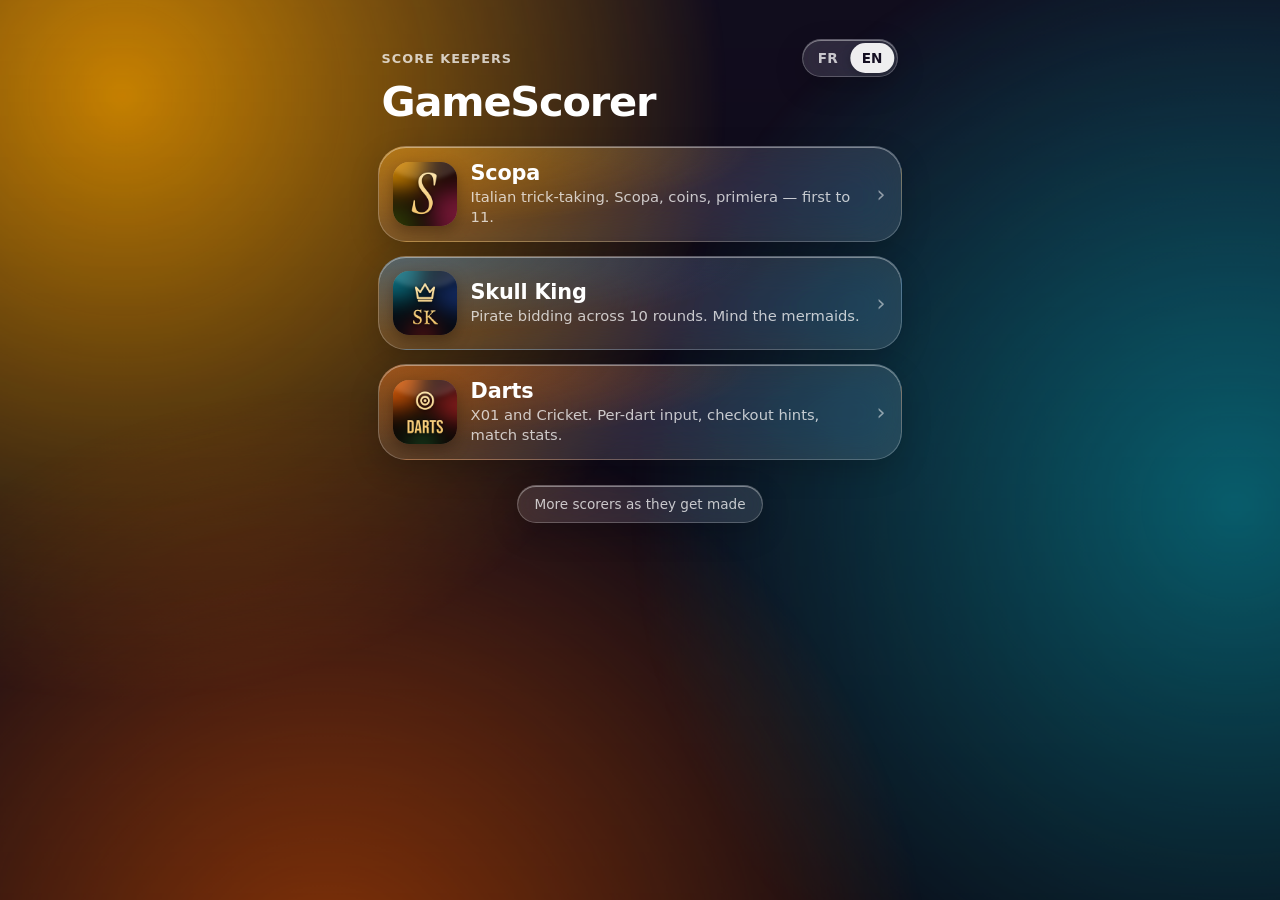
<file: index.html>
<!DOCTYPE html>
<html lang="en">
<head>
<meta charset="UTF-8">
<script>/* language picked on the hub; default from the phone */try{document.documentElement.lang=localStorage.getItem('gs-lang')||(/^fr/i.test(navigator.language)?'fr':'en')}catch(e){document.documentElement.lang='en'}</script>
<meta name="viewport" content="width=device-width, initial-scale=1, viewport-fit=cover">
<meta name="apple-mobile-web-app-capable" content="yes">
<meta name="mobile-web-app-capable" content="yes">
<meta name="apple-mobile-web-app-status-bar-style" content="black-translucent">
<meta name="apple-mobile-web-app-title" content="GameScorer">
<meta name="theme-color" content="#140f22">
<link rel="manifest" href="manifest.webmanifest">
<link rel="apple-touch-icon" href="apple-touch-icon.png">
<title>GameScorer</title>
<link rel="stylesheet" href="shared/glass.css">
<style>
  /* Hub field mixes the three games: Scopa amber, Skull King sea, Darts ember. */
  :root {
    --field-base: #140f22;
    --field-1: #f59f00;
    --field-2: #0c8599;
    --field-3: #e8590c;
    --tint: #fff;
    --on-tint: #140f22;
  }

  * { box-sizing: border-box; margin: 0; padding: 0; -webkit-tap-highlight-color: transparent; }
  button { font: inherit; color: inherit; background: none; border: none; cursor: pointer; touch-action: manipulation; }

  body {
    font-family: var(--ui);
    color: var(--ink);
    min-height: 100vh;
    min-height: 100dvh;
    overflow-x: hidden;
    padding: env(safe-area-inset-top) env(safe-area-inset-right) env(safe-area-inset-bottom) env(safe-area-inset-left);
    -webkit-font-smoothing: antialiased;
  }

  main { max-width: 560px; margin: 0 auto; padding: 1.25rem 1.1rem 2rem; }

  header { padding: 1.2rem 0.25rem 1.4rem; animation: rise 0.7s var(--spring) backwards; }
  .head-row { display: flex; align-items: center; justify-content: space-between; gap: 12px; }
  header .kicker { font-size: 0.8rem; font-weight: 600; letter-spacing: 0.08em; text-transform: uppercase; color: var(--ink-2); }
  h1 { font-size: 2.6rem; font-weight: 800; letter-spacing: -0.03em; line-height: 1.05; margin-top: 0.2rem; }

  /* FR / EN pill: the white thumb slides to the active language */
  .lang {
    position: relative; display: flex; padding: 3px; border-radius: 999px;
    background: var(--glass-fill); -webkit-backdrop-filter: var(--glass-blur); backdrop-filter: var(--glass-blur);
    border: 1px solid var(--glass-edge); box-shadow: var(--glass-shadow);
  }
  .lang::before {
    content: ''; position: absolute; top: 3px; bottom: 3px; left: 3px; width: calc(50% - 3px);
    border-radius: 999px; background: var(--control-on); box-shadow: 0 2px 8px rgba(0,0,0,0.25);
    transition: transform 0.5s var(--spring);
  }
  html[lang="en"] .lang::before { transform: translateX(100%); }
  .lang button { position: relative; z-index: 1; min-width: 44px; padding: 7px 12px; font-size: 0.85rem; font-weight: 700; color: var(--ink-2); transition: color 0.25s; }
  html[lang="fr"] .lang [data-lang="fr"], html[lang="en"] .lang [data-lang="en"] { color: var(--on-tint); }

  .games { display: flex; flex-direction: column; gap: 14px; }

  .game {
    display: flex;
    align-items: center;
    gap: 14px;
    padding: 14px 16px 14px 14px;
    border-radius: 28px;
    color: inherit;
    text-decoration: none;
    /* each card carries a glow of its own game color under the glass */
    background:
      radial-gradient(120% 140% at 0% 0%, color-mix(in srgb, var(--accent) 38%, transparent), transparent 60%),
      var(--glass-fill);
    -webkit-backdrop-filter: var(--glass-blur);
    backdrop-filter: var(--glass-blur);
    border: 1px solid var(--glass-edge);
    box-shadow: var(--glass-shadow);
    transition: transform 0.45s var(--spring), background-color 0.2s;
    animation: rise 0.7s var(--spring) backwards;
    animation-delay: calc(var(--i) * 70ms + 120ms);
  }
  .game:active { transform: scale(0.96); transition-duration: 0.1s; }
  .game:focus-visible { outline: 2px solid #fff; outline-offset: 3px; }

  .game img {
    width: 64px; height: 64px; flex-shrink: 0;
    border-radius: 16px;
    box-shadow: 0 6px 16px rgba(0,0,0,0.3), inset 0 0 0 1px rgba(255,255,255,0.2);
  }
  .game-text { flex: 1; min-width: 0; }
  .game-name { font-size: 1.3rem; font-weight: 700; letter-spacing: -0.01em; }
  .game-tag { font-size: 0.92rem; color: var(--ink-2); line-height: 1.35; margin-top: 2px; }
  .resume {
    display: inline-block; margin-top: 7px;
    padding: 3px 10px; border-radius: 999px;
    font-size: 0.75rem; font-weight: 700;
    background: var(--control-on); color: var(--on-tint);
  }
  .chev { font-size: 1.4rem; color: var(--ink-3); flex-shrink: 0; }

  footer {
    margin: 1.6rem auto 0; width: fit-content; max-width: 100%;
    padding: 10px 16px; border-radius: 999px;
    font-size: 0.85rem; color: var(--ink-2); text-align: center;
    animation: rise 0.7s 0.5s var(--spring) backwards;
  }

  /* Opening / closing a game: a panel in the game's colors grows out of
     (or shrinks back into) its card, like launching an iPhone app. */
  .launch { position: fixed; inset: 0; z-index: 1000; display: grid; place-items: center; pointer-events: none; will-change: clip-path; }
  .launch img { width: 96px; height: 96px; border-radius: 22px; box-shadow: 0 16px 40px rgba(0,0,0,0.4), inset 0 0 0 1px rgba(255,255,255,0.2); }
  .returning header, .returning .game, .returning footer { animation: none; }

  @keyframes rise { from { opacity: 0; transform: translateY(24px) scale(0.97); } }
  @media (prefers-reduced-motion: reduce) {
    *, *::before, *::after { animation-duration: 0.01ms !important; animation-delay: 0ms !important; transition-duration: 0.01ms !important; }
  }
</style>
</head>
<body>
<div class="gs-field"><i></i><i></i><i></i></div>

<main>
  <header>
    <div class="head-row">
      <div class="kicker"><span data-l="fr">Compteurs de points</span><span data-l="en">Score keepers</span></div>
      <div class="lang" role="group" aria-label="Language">
        <button data-lang="fr" onclick="setLang('fr')">FR</button>
        <button data-lang="en" onclick="setLang('en')">EN</button>
      </div>
    </div>
    <h1>GameScorer</h1>
  </header>

  <div class="games" id="games"></div>

  <footer class="glass" id="footer"></footer>
</main>

<script>
const L = (fr, en) => document.documentElement.lang === 'fr' ? fr : en;
const STILL = matchMedia('(prefers-reduced-motion: reduce)').matches;
const SPRING = getComputedStyle(document.documentElement).getPropertyValue('--spring').trim() || 'ease-out';

const GAMES = [
  {
    key: 'scopa',
    name: ['Scopa', 'Scopa'],
    tagline: ['Jeu de plis italien. Scopa, deniers, primiera — premier à 11.', 'Italian trick-taking. Scopa, coins, primiera — first to 11.'],
    href: 'scopa/index.html',
    icon: 'scopa/apple-touch-icon.png',
    accent: '#f59f00',
    field: ['#2a0d06', '#f59f00', '#c2255c', '#5c940d'],
    save: 'scopa-game'
  },
  {
    key: 'skull-king',
    name: ['Skull King', 'Skull King'],
    tagline: ['Paris de pirates sur 10 manches. Gare aux sirènes.', 'Pirate bidding across 10 rounds. Mind the mermaids.'],
    href: 'skull-king/index.html',
    icon: 'skull-king/apple-touch-icon.png',
    accent: '#1c7ed6',
    field: ['#04101c', '#0c8599', '#1c3d8f', '#a61e1e'],
    save: 'skullking-game'
  },
  {
    key: 'darts',
    name: ['Fléchettes', 'Darts'],
    tagline: ['X01 et Cricket. Saisie fléchette par fléchette, aides au finish, stats de match.', 'X01 and Cricket. Per-dart input, checkout hints, match stats.'],
    href: 'darts/index.html',
    icon: 'darts/apple-touch-icon.png',
    accent: '#f76707',
    field: ['#140806', '#f76707', '#c92a2a', '#2b8a3e'],
    save: 'darts-game'
  }
];

// Offline: cache the whole app (see sw.js).
if ('serviceWorker' in navigator && isSecureContext) navigator.serviceWorker.register('sw.js').catch(() => {});

// iOS Safari only shows :active press states when a touch listener exists.
document.addEventListener('touchstart', () => {}, { passive: true });

// A game left mid-play gets a "Resume" tag.
function inProgress(key) {
  try {
    const s = JSON.parse(localStorage.getItem(key));
    return !!s && ['game-screen', 'game', 'cricket'].includes(s.screen);
  } catch (e) { return false; }
}

function render() {
  document.getElementById('games').innerHTML = GAMES.map((g, i) => `
    <a class="game" href="${g.href}" data-key="${g.key}" style="--accent:${g.accent};--i:${i}">
      <img src="${g.icon}" alt="">
      <div class="game-text">
        <div class="game-name">${L(...g.name)}</div>
        <div class="game-tag">${L(...g.tagline)}</div>
        ${inProgress(g.save) ? `<span class="resume">${L('Reprendre la partie', 'Resume game')}</span>` : ''}
      </div>
      <span class="chev" aria-hidden="true">›</span>
    </a>
  `).join('');
  // Outside the home-screen app on iPhone, tell people how to install it.
  document.getElementById('footer').textContent = /iPhone|iPad/.test(navigator.userAgent) && !navigator.standalone
    ? L("Partager → Sur l'écran d'accueil pour l'app plein écran", 'Share → Add to Home Screen for the full-screen app')
    : L("D'autres jeux arrivent", 'More scorers as they get made');
}

function setLang(l) {
  try { localStorage.setItem('gs-lang', l); } catch (e) {}
  document.documentElement.lang = l;
  document.documentElement.classList.add('returning'); // re-rendered cards shouldn't replay their entrance
  render();
}

// ── open / close a game ──
function cover(g) {
  const c = document.createElement('div');
  c.className = 'launch';
  c.style.background = `radial-gradient(60% 45% at 20% 12%, ${g.field[1]}, transparent 70%),
    radial-gradient(60% 50% at 95% 40%, ${g.field[2]}, transparent 70%),
    radial-gradient(70% 50% at 35% 105%, ${g.field[3]}, transparent 70%), ${g.field[0]}`;
  c.innerHTML = `<img src="${g.icon}" alt="">`;
  document.body.appendChild(c);
  return c;
}
const cardClip = r => `inset(${r.top}px ${innerWidth - r.right}px ${innerHeight - r.bottom}px ${r.left}px round 28px)`;
const FULL = 'inset(0px 0px 0px 0px round 0px)';

document.getElementById('games').addEventListener('click', e => {
  const card = e.target.closest('.game');
  if (!card || STILL || e.metaKey || e.ctrlKey || e.shiftKey) return;
  e.preventDefault();
  const g = GAMES.find(x => x.key === card.dataset.key);
  const c = cover(g);
  c.animate([{ clipPath: cardClip(card.getBoundingClientRect()) }, { clipPath: FULL }], { duration: 560, easing: SPRING, fill: 'forwards' });
  c.firstChild.animate([{ transform: 'scale(0.6)', opacity: 0 }, { transform: 'scale(1)', opacity: 1 }], { duration: 480, delay: 60, easing: SPRING, fill: 'backwards' });
  setTimeout(() => { location.href = g.href; }, 420);
});

// Coming back with Safari's back gesture restores this page as it was: drop the panel.
addEventListener('pageshow', e => { if (e.persisted) document.querySelectorAll('.launch').forEach(n => n.remove()); });

render();

// Back from a game via its Hub button: its panel shrinks back into its card.
(function closeGame() {
  let key = null;
  try { key = sessionStorage.getItem('gs-back'); sessionStorage.removeItem('gs-back'); } catch (e) {}
  const g = GAMES.find(x => x.key === key);
  if (!g || STILL) return;
  document.documentElement.classList.add('returning');
  const c = cover(g);
  requestAnimationFrame(() => {
    const card = document.querySelector(`.game[data-key="${key}"]`);
    c.animate([{ clipPath: FULL }, { clipPath: cardClip(card.getBoundingClientRect()) }], { duration: 560, easing: SPRING, fill: 'forwards' });
    c.firstChild.animate([{ transform: 'scale(1)', opacity: 1 }, { transform: 'scale(0.6)', opacity: 0 }], { duration: 300, fill: 'forwards' });
    c.animate([{ opacity: 1 }, { opacity: 0 }], { duration: 200, delay: 440, fill: 'forwards' }).onfinish = () => c.remove();
  });
})();
</script>

</body>
</html>
</file>
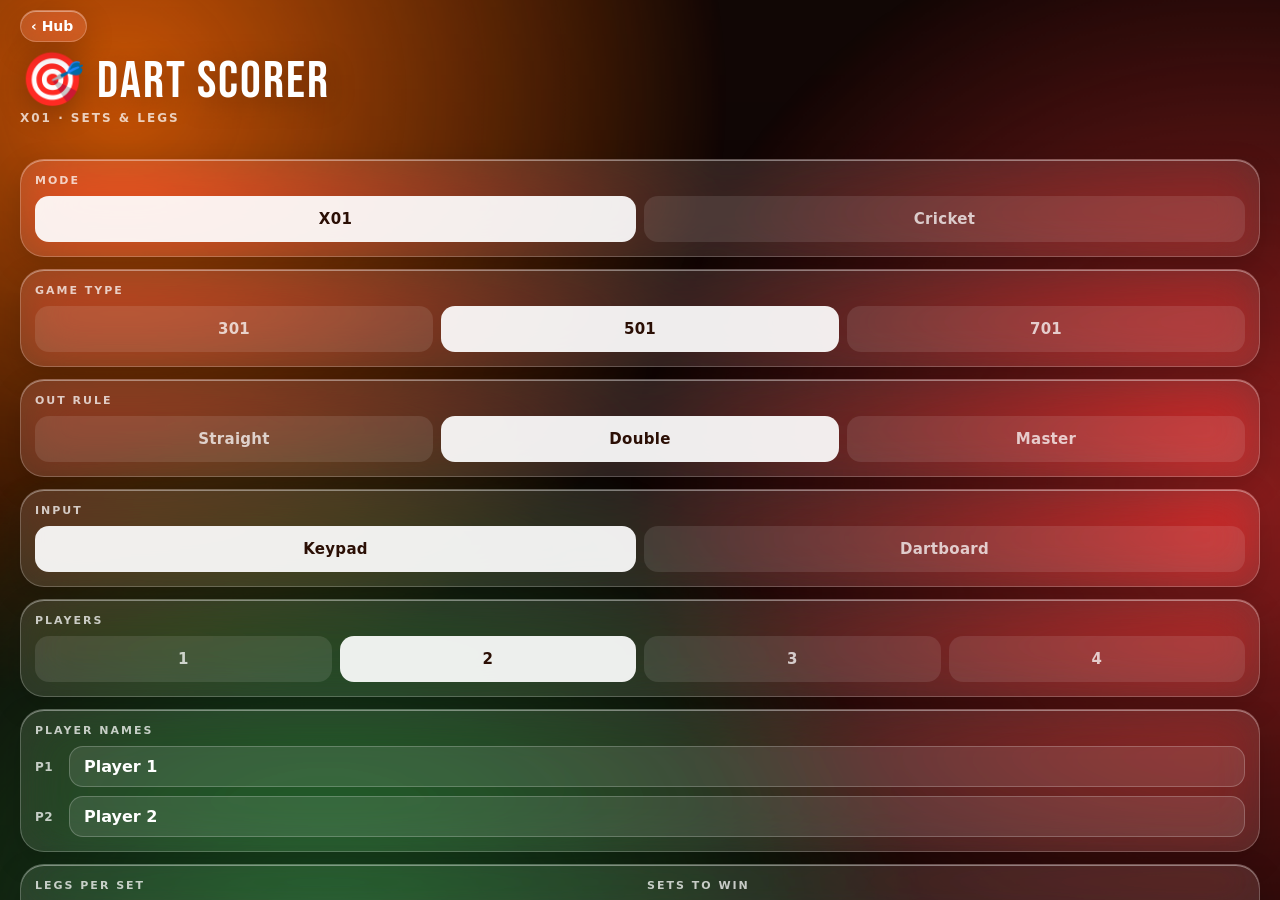
<file: darts/index.html>
<!DOCTYPE html>
<html lang="en">
<head>
<meta charset="UTF-8">
<script>/* language picked on the hub; default from the phone */try{document.documentElement.lang=localStorage.getItem('gs-lang')||(/^fr/i.test(navigator.language)?'fr':'en')}catch(e){document.documentElement.lang='en'}</script>
<meta name="viewport" content="width=device-width, initial-scale=1, viewport-fit=cover">
<meta name="apple-mobile-web-app-capable" content="yes">
<meta name="mobile-web-app-capable" content="yes">
<meta name="apple-mobile-web-app-status-bar-style" content="black-translucent">
<meta name="apple-mobile-web-app-title" content="Darts">
<meta name="theme-color" content="#140806">
<link rel="apple-touch-icon" href="apple-touch-icon.png">
<title>Dart Scorer</title>
<link rel="preconnect" href="https://fonts.googleapis.com">
<link rel="preconnect" href="https://fonts.gstatic.com" crossorigin>
<link href="https://fonts.googleapis.com/css2?family=Bebas+Neue&display=block" rel="stylesheet">
<link rel="stylesheet" href="../shared/glass.css">
<style>
*{box-sizing:border-box;margin:0;padding:0;-webkit-tap-highlight-color:transparent}
html,body{width:100%;height:100%;overflow:hidden;background:transparent;color:#fff;font-family:var(--ui);-webkit-font-smoothing:antialiased}
button{font-family:var(--ui);cursor:pointer;border:none;outline:none;user-select:none;-webkit-user-select:none;touch-action:manipulation}
input{font-family:var(--ui);outline:none}
:root{
  --field-base:#140806;--field-1:#f76707;--field-2:#c92a2a;--field-3:#2b8a3e;--tint:#ff7a45;--on-tint:#fff;
  --bg:#140806;--bg2:rgba(255,255,255,.08);--bg3:rgba(255,255,255,.16);--border:rgba(255,255,255,.16);
  --accent:#ff7a45;--accent2:#ffd166;--text:#fff;--text2:rgba(255,255,255,.74);--text3:rgba(255,255,255,.5);
  --green:#40c057;--red:#ff6b6b;--white:#fff;
}
.screen{display:none;flex-direction:column;width:100%;height:100%;overflow:hidden;position:absolute;top:0;left:0;padding:env(safe-area-inset-top) env(safe-area-inset-right) 0 env(safe-area-inset-left)}
.screen.active{display:flex;animation:scr-in .32s cubic-bezier(.2,.8,.2,1) backwards}
@keyframes scr-in{from{opacity:0;transform:translateY(12px)}}
@keyframes pop{from{transform:scale(.6);opacity:0}}
@keyframes grow{from{transform:scaleX(0)}}
@keyframes fade{from{opacity:0}}
@keyframes sheet-in{from{transform:translateY(100%)}}
.hub-link{display:inline-flex;align-items:center;gap:4px;padding:7px 13px 7px 10px;margin-bottom:14px;border:1px solid var(--border);border-radius:999px;background:var(--bg3);color:var(--text2);font-size:13px;font-weight:700;letter-spacing:1px;text-decoration:none;text-transform:uppercase;transition:transform .12s ease-out,color .2s}
.hub-link:active{transform:scale(.94);color:var(--accent)}

/* ── SETUP ── */
#screen-setup{overflow-y:auto;padding-bottom:calc(24px + env(safe-area-inset-bottom))}
.setup-header{padding:14px 20px 16px;border-bottom:1px solid var(--border);background:radial-gradient(ellipse 80% 120% at 0% 0%,rgba(240,90,40,.16),transparent 60%),var(--bg2)}
.setup-header h1{font-family:'Bebas Neue',cursive;font-size:44px;color:var(--accent);letter-spacing:3px;line-height:1}
.setup-header p{color:var(--text3);font-size:12px;font-weight:700;letter-spacing:2px;margin-top:3px;text-transform:uppercase}
.setup-body{padding:18px 20px}
.setup-section{margin-bottom:22px}
.setup-label{font-size:10px;font-weight:700;letter-spacing:2px;color:var(--text3);text-transform:uppercase;margin-bottom:9px}
.btn-group{display:flex;gap:8px}
.btn-opt{flex:1;min-height:46px;padding:12px 4px;background:var(--bg3);border:2px solid var(--border);border-radius:10px;color:var(--text2);font-size:15px;font-weight:700;letter-spacing:.3px;transition:all .15s}
.btn-opt.active{background:var(--accent);border-color:var(--accent);color:#fff}
.btn-opt:active{transform:scale(.95)}
.btn-opt{transition:background .2s,border-color .2s,color .2s,transform .12s ease-out}
.player-inputs{display:flex;flex-direction:column;gap:9px}
.player-row{display:flex;align-items:center;gap:10px}
.player-row span{font-size:12px;color:var(--text3);font-weight:700;letter-spacing:.5px;min-width:24px}
.player-name-input{flex:1;background:var(--bg3);border:2px solid var(--border);border-radius:10px;padding:10px 14px;color:var(--text);font-size:16px;font-weight:600}
.player-name-input:focus{border-color:var(--accent)}
.setup-row-2{display:grid;grid-template-columns:1fr 1fr;gap:14px}
.num-input-group{display:flex;align-items:center;background:var(--bg3);border:2px solid var(--border);border-radius:10px;overflow:hidden}
.num-input-group button{width:42px;height:44px;background:transparent;color:var(--text2);font-size:22px;font-weight:700;flex-shrink:0}
.num-input-group button:active{background:var(--border)}
.num-input-group .nig-val{flex:1;text-align:center;font-size:20px;font-weight:700;color:var(--text)}
.btn-start{width:100%;padding:16px;background:linear-gradient(135deg,#ff6d3a,var(--accent));border-radius:14px;color:#fff;font-size:21px;font-weight:700;letter-spacing:1.5px;margin-top:8px;box-shadow:0 8px 24px rgba(240,90,40,.3);transition:transform .12s ease-out}
.btn-start:active{transform:scale(.97);background:#d04a1a}
.btn-history{width:100%;padding:12px;background:var(--bg3);border:2px solid var(--border);border-radius:14px;color:var(--text2);font-size:15px;font-weight:600;letter-spacing:.5px;margin-top:8px}
.btn-history:active{background:var(--border)}

/* ── GAME ── */
.game-header{display:flex;justify-content:space-between;align-items:center;padding:10px 14px;background:var(--bg2);border-bottom:1px solid var(--border);flex-shrink:0}
.game-match-info{font-size:13px;font-weight:700;color:var(--text3);letter-spacing:.5px}
.game-match-info b{color:var(--accent2);font-weight:700}
.btn-menu{width:36px;height:36px;background:var(--bg3);border-radius:8px;color:var(--text2);font-size:18px;display:flex;align-items:center;justify-content:center}

/* SCOREBOARD */
.scoreboard{display:flex;flex-shrink:0;border-bottom:1px solid var(--border)}
.player-panel{flex:1;min-width:0;padding:10px 12px;transition:background .2s;position:relative}
.player-panel.is-active::after{content:'';position:absolute;left:12px;right:12px;bottom:0;height:3px;border-radius:2px 2px 0 0;background:var(--accent);animation:grow .35s cubic-bezier(.2,.8,.2,1)}
.player-panel.is-active{background:var(--bg3)}
.player-panel+.player-panel{border-left:1px solid var(--border)}
.pp-name{font-size:10px;font-weight:700;letter-spacing:1.2px;color:var(--text3);text-transform:uppercase;white-space:nowrap;overflow:hidden;text-overflow:ellipsis}
.is-active .pp-name{color:var(--accent)}
.pp-score{font-family:'Bebas Neue',cursive;font-size:54px;line-height:.95;color:var(--white);transition:color .2s;font-variant-numeric:tabular-nums}
.is-active .pp-score{color:var(--accent)}
.pp-stats{display:flex;gap:10px;margin-top:3px}
.pp-stat{font-size:11px;font-weight:600;color:var(--text3)}
.pp-stat em{color:var(--text2);font-style:normal}
.pp-sets-legs{display:flex;align-items:center;gap:5px;margin-top:5px;flex-wrap:wrap}
.dot{width:9px;height:9px;border-radius:50%;background:var(--border);display:inline-block;transition:background .2s}
.dot.lit{background:var(--accent2)}
.pip{width:8px;height:8px;border-radius:2px;background:var(--border);display:inline-block;transition:background .2s}
.pip.lit{background:var(--accent)}
.pp-sep{color:var(--border);font-size:12px}

/* TURN */
.turn-display{flex-shrink:0;padding:8px 14px;background:var(--bg2);border-bottom:1px solid var(--border)}
.turn-label{font-size:11px;font-weight:700;letter-spacing:1px;color:var(--text3);text-transform:uppercase;margin-bottom:6px}
.turn-label b{color:var(--accent)}
.dart-row{display:flex;align-items:center;gap:6px}
.dart-slots{display:flex;gap:6px;flex:1}
.dart-slot{flex:1;height:38px;background:var(--bg3);border:2px solid var(--border);border-radius:8px;display:flex;align-items:center;justify-content:center;font-size:14px;font-weight:700;color:var(--text3);transition:all .15s}
.dart-slot.filled{border-color:var(--accent);color:var(--white);background:rgba(240,90,40,.1);animation:pop .25s cubic-bezier(.3,1.6,.5,1)}
.dart-slot.bust{border-color:var(--red)!important;color:var(--red)!important}
.turn-total-wrap{text-align:right;min-width:46px}
.turn-total{font-family:'Bebas Neue',cursive;font-size:28px;color:var(--text2);line-height:1}
.checkout-hint{font-size:12px;font-weight:600;color:var(--text3);margin-top:5px;min-height:17px;letter-spacing:.2px}
.checkout-hint b{color:var(--accent2)}

/* KEYBOARD */
.keyboard{flex:1;display:flex;flex-direction:column;padding:8px 10px calc(6px + env(safe-area-inset-bottom));overflow:hidden;min-height:0}
.mult-row{display:flex;gap:7px;flex-shrink:0;margin-bottom:7px}
.mult-btn{flex:1;height:42px;background:var(--bg3);border:2px solid var(--border);border-radius:10px;color:var(--text2);font-size:14px;font-weight:700;letter-spacing:.5px;transition:all .15s}
.mult-btn.active{background:var(--accent);border-color:var(--accent);color:#fff}
.mult-btn:active{transform:scale(.93)}
.num-grid{display:grid;grid-template-columns:repeat(5,1fr);gap:5px;flex:1;min-height:0}
.num-btn{background:var(--bg2);border:1.5px solid var(--border);border-radius:8px;color:var(--text);font-size:17px;font-weight:700;display:flex;align-items:center;justify-content:center;min-height:0;transition:background .08s,transform .08s}
.num-btn:active{background:var(--accent);border-color:var(--accent);color:#fff;transform:scale(.91)}
.specials-row{display:flex;gap:5px;flex-shrink:0;margin-top:5px}
.spc-btn{flex:1;height:40px;background:var(--bg2);border:1.5px solid var(--border);border-radius:8px;color:var(--text2);font-size:13px;font-weight:700;display:flex;flex-direction:column;align-items:center;justify-content:center;gap:1px;line-height:1;transition:background .08s,transform .08s}
.spc-btn small{font-size:10px;opacity:.6;font-weight:600}
.spc-btn:active{background:var(--accent2);border-color:var(--accent2);color:#000;transform:scale(.93)}
.spc-btn.miss:active{background:var(--bg3);color:var(--text2)}
.actions-row{display:flex;gap:8px;flex-shrink:0;margin-top:5px}
.btn-undo{flex:1;height:46px;background:var(--bg3);border:2px solid var(--border);border-radius:12px;color:var(--text2);font-size:14px;font-weight:700;letter-spacing:.3px}
.btn-undo:active{background:var(--border)}
.btn-confirm{flex:2;height:46px;background:var(--green);border-radius:12px;color:#fff;font-size:17px;font-weight:700;letter-spacing:.5px;transition:background .1s,transform .08s}
.btn-confirm:active{transform:scale(.96);background:#219a52}
.btn-confirm:disabled{background:var(--bg3);color:var(--text3);pointer-events:none}

/* BUST BANNER */
.bust-banner{position:fixed;top:50%;left:50%;transform:translate(-50%,-50%) scale(0);background:var(--red);box-shadow:0 20px 60px rgba(0,0,0,.6);white-space:nowrap;color:#fff;font-family:'Bebas Neue',cursive;font-size:72px;padding:10px 40px;border-radius:16px;letter-spacing:4px;z-index:300;pointer-events:none;opacity:0;transition:transform .18s cubic-bezier(.34,1.56,.64,1),opacity .1s}
.bust-banner.show{transform:translate(-50%,-50%) scale(1);opacity:1}

/* ── POST GAME ── */
#screen-postgame{overflow-y:auto}
.pg-header{padding:24px 20px 16px;text-align:center;background:var(--bg2);border-bottom:1px solid var(--border)}
.pg-winner{font-family:'Bebas Neue',cursive;font-size:52px;color:var(--accent2);letter-spacing:2px;line-height:1}
.pg-sub{color:var(--text3);font-size:12px;font-weight:700;letter-spacing:1px;margin-top:3px;text-transform:uppercase}
.win-bar{height:3px;margin:14px 20px 0;border-radius:2px;background:linear-gradient(90deg,var(--accent),var(--accent2),var(--green));animation:wbar .6s .2s ease-out both;transform-origin:left}
@keyframes wbar{from{transform:scaleX(0)}to{transform:scaleX(1)}}
.stats-container{padding:14px 20px}
.stats-card{background:var(--bg2);border:1px solid var(--border);border-radius:14px;padding:14px;margin-bottom:12px;animation:fadeup .35s ease-out both}
.stats-card.winner{border-color:var(--accent2)}
@keyframes fadeup{from{opacity:0;transform:translateY(14px)}to{opacity:1;transform:translateY(0)}}
.sc-name{font-size:12px;font-weight:700;letter-spacing:1px;color:var(--text2);text-transform:uppercase;margin-bottom:10px}
.sc-name.winner{color:var(--accent2)}
.stats-grid{display:grid;grid-template-columns:1fr 1fr;gap:7px}
.sg-item{background:var(--bg3);border-radius:8px;padding:8px 10px}
.sg-label{font-size:9px;font-weight:700;color:var(--text3);letter-spacing:1px;text-transform:uppercase}
.sg-val{font-family:'Bebas Neue',cursive;font-size:26px;color:var(--text);line-height:1.1}
.sg-val.hi{color:var(--accent)}
.pg-actions{display:flex;gap:10px;padding:0 20px calc(24px + env(safe-area-inset-bottom))}
.btn-rematch{flex:1;padding:15px;background:var(--accent);border-radius:14px;color:#fff;font-size:19px;font-weight:700;letter-spacing:.5px}
.btn-rematch:active{transform:scale(.96)}
.btn-new{flex:1;padding:15px;background:var(--bg3);border:2px solid var(--border);border-radius:14px;color:var(--text);font-size:19px;font-weight:700}
.btn-new:active{transform:scale(.96)}

/* ── HISTORY ── */
#screen-history{overflow-y:auto}
.hist-header{display:flex;align-items:center;gap:12px;padding:18px 16px;border-bottom:1px solid var(--border);background:var(--bg2)}
.btn-back{width:36px;height:36px;background:var(--bg3);border-radius:8px;color:var(--text);font-size:18px;display:flex;align-items:center;justify-content:center;flex-shrink:0}
.hist-header h2{font-family:'Bebas Neue',cursive;font-size:30px;color:var(--text);letter-spacing:1px;flex:1}
.btn-clr{padding:6px 12px;background:transparent;border:1.5px solid var(--border);border-radius:8px;color:var(--text3);font-size:12px;font-weight:600}
.hist-list{padding:12px 16px}
.hi-item{background:var(--bg2);border:1px solid var(--border);border-radius:12px;padding:12px;margin-bottom:10px}
.hi-top{display:flex;justify-content:space-between;margin-bottom:5px}
.hi-game{font-size:13px;font-weight:700;color:var(--accent)}
.hi-date{font-size:11px;color:var(--text3)}
.hi-winner{font-size:16px;font-weight:700;color:var(--text);margin-bottom:3px}
.hi-stats{font-size:12px;color:var(--text2)}
.hist-empty{text-align:center;padding:40px;color:var(--text3);font-size:14px;font-weight:600}

/* ── MODAL ── */
.modal-overlay{display:none;position:fixed;inset:0;background:rgba(0,0,0,.8);z-index:200;align-items:flex-end}
.modal-overlay.open{display:flex;animation:fade .25s ease-out}
.modal-sheet{background:var(--bg2);border-radius:22px 22px 0 0;padding:10px 20px calc(24px + env(safe-area-inset-bottom));width:100%;animation:sheet-in .4s cubic-bezier(.2,.9,.25,1)}
.modal-sheet::before{content:'';display:block;width:38px;height:5px;border-radius:3px;background:var(--border);margin:0 auto 14px}
.modal-title{font-family:'Bebas Neue',cursive;font-size:26px;color:var(--text);margin-bottom:14px;letter-spacing:1px}
.modal-btn{width:100%;padding:14px;background:var(--bg3);border:1.5px solid var(--border);border-radius:12px;color:var(--text);font-size:16px;font-weight:600;text-align:left;margin-bottom:8px}
.modal-btn:active{background:var(--border)}
.modal-btn.danger{color:var(--red)}
.modal-cancel{width:100%;padding:14px;background:transparent;border:2px solid var(--border);border-radius:12px;color:var(--text2);font-size:16px;font-weight:600;margin-top:4px}

/* ── CRICKET ── */
#screen-setup.cricket .x01-only{display:none}
.c-board{flex:1;min-height:0;display:grid;gap:5px;padding:8px 10px;grid-template-rows:auto repeat(7,1fr)}
.c-head{text-align:center;padding:4px 2px;border-radius:8px;min-width:0}
.c-head.is-active{background:var(--bg3)}
.c-head .n{font-size:10px;font-weight:700;letter-spacing:1px;text-transform:uppercase;color:var(--text3);overflow:hidden;text-overflow:ellipsis;white-space:nowrap}
.c-head.is-active .n{color:var(--accent)}
.c-head .p{font-family:'Bebas Neue',cursive;font-size:34px;line-height:1;color:var(--white)}
.c-head.is-active .p{color:var(--accent)}
.c-num{background:var(--bg2);border:1.5px solid var(--border);border-radius:8px;color:var(--text);font-family:'Bebas Neue',cursive;font-size:24px;min-height:0}
.c-num:active{background:var(--accent);border-color:var(--accent);color:#fff}
.c-num.dead{opacity:.35}
.c-cell{display:flex;align-items:center;justify-content:center;background:var(--bg2);border-radius:8px;font-size:26px;font-weight:700;color:var(--text2)}
.c-cell.is-active{background:var(--bg3)}
.c-cell.closed{color:var(--green)}
.c-cell{transition:background .2s}
@media (prefers-reduced-motion:reduce){*,*::before,*::after{animation-duration:.01ms!important;transition-duration:.01ms!important}}
.c-controls{flex-shrink:0;padding:6px 10px calc(8px + env(safe-area-inset-bottom))}


/* ── LIQUID background:var(--glass-fill);-webkit-backdrop-filter:var(--glass-blur);backdrop-filter:var(--glass-blur);border:1px solid var(--glass-edge);box-shadow:var(--glass-shadow) (ember theme) ── */
.setup-header{background:none;border-bottom:none;padding-top:10px}
.setup-header h1{color:#fff;font-size:52px;letter-spacing:2px;text-shadow:0 6px 30px rgba(0,0,0,.3)}
.setup-header p{color:var(--text2)}
.setup-section{background:var(--glass-fill);-webkit-backdrop-filter:var(--glass-blur);backdrop-filter:var(--glass-blur);border:1px solid var(--glass-edge);box-shadow:var(--glass-shadow);border-radius:24px;padding:14px;margin-bottom:12px}
.setup-label{color:var(--text2);font-size:11px}
.btn-opt{background:var(--control);border:1px solid transparent;border-radius:14px;color:var(--text2);transition:background .25s,color .25s,transform .4s var(--spring)}
.btn-opt.active{background:var(--control-on);border-color:transparent;color:#2b0f05}
.player-row span{color:var(--text2)}
.player-name-input{background:var(--control);border:1px solid var(--glass-edge);border-radius:14px;color:#fff}
.player-name-input:focus{border-color:rgba(255,255,255,.6)}
.num-input-group{background:var(--control);border:1px solid var(--glass-edge);border-radius:999px}
.num-input-group button{color:#fff}
.btn-start{background:var(--tint);border-radius:999px;box-shadow:inset 0 1px 0 rgba(255,255,255,.5),0 10px 26px rgba(255,122,69,.4);transition:transform .4s var(--spring)}
.btn-start:active{background:var(--tint);transform:scale(.96);transition-duration:.1s}
.btn-history{background:var(--glass-fill);-webkit-backdrop-filter:var(--glass-blur);backdrop-filter:var(--glass-blur);border:1px solid var(--glass-edge);box-shadow:var(--glass-shadow);border-radius:999px;color:#fff}
.hub-link{background:var(--glass-fill);-webkit-backdrop-filter:var(--glass-blur);backdrop-filter:var(--glass-blur);border:1px solid var(--glass-edge);box-shadow:var(--glass-shadow);color:#fff;text-transform:none;letter-spacing:0;font-size:14px;font-weight:600;transition:transform .4s var(--spring)}
.game-header,.hist-header{background:rgba(0,0,0,.15);-webkit-backdrop-filter:var(--glass-blur);backdrop-filter:var(--glass-blur);border-bottom:1px solid rgba(255,255,255,.1)}
.game-match-info{color:var(--text2)}
.btn-menu,.btn-back{background:var(--glass-fill);-webkit-backdrop-filter:var(--glass-blur);backdrop-filter:var(--glass-blur);border:1px solid var(--glass-edge);box-shadow:var(--glass-shadow);border-radius:50%;color:#fff}
.scoreboard{background:var(--glass-fill);-webkit-backdrop-filter:var(--glass-blur);backdrop-filter:var(--glass-blur);border:1px solid var(--glass-edge);box-shadow:var(--glass-shadow);margin:10px 10px 0;border-radius:24px;overflow:hidden}
.player-panel.is-active{background:rgba(255,255,255,.14)}
.player-panel+.player-panel{border-left:1px solid rgba(255,255,255,.1)}
.pp-name{color:var(--text2)}
.is-active .pp-name{color:var(--accent2)}
.pp-score,.is-active .pp-score{color:#fff}
.dot,.pip{background:rgba(255,255,255,.18)}
.dot.lit{background:var(--accent2)}
.pip.lit{background:var(--accent)}
.turn-display{background:none;border-bottom:none;padding:10px 14px 6px}
.turn-label{color:var(--text2)}
.dart-slot{background:var(--control);border:1px solid var(--glass-edge);border-radius:14px;color:var(--text3)}
.dart-slot.filled{background:rgba(255,255,255,.24);border-color:rgba(255,255,255,.5);color:#fff}
.turn-total{color:#fff}
.keyboard{background:var(--glass-fill);-webkit-backdrop-filter:var(--glass-blur);backdrop-filter:var(--glass-blur);border-top:1px solid var(--glass-edge);border-radius:30px 30px 0 0;box-shadow:inset 0 1px 0 var(--glass-hi);padding-top:12px}
.mult-btn{background:var(--control);border:1px solid transparent;border-radius:999px;color:var(--text2);transition:background .2s,color .2s,transform .4s var(--spring)}
.mult-btn.active{background:var(--control-on);border-color:transparent;color:#2b0f05}
.num-btn{background:rgba(255,255,255,.08);border:1px solid rgba(255,255,255,.1);border-radius:14px;color:#fff;font-size:19px;transition:background .15s,transform .35s var(--spring)}
.num-btn:active{background:var(--accent);border-color:var(--accent);transform:scale(.9);transition-duration:.05s}
.spc-btn{background:rgba(255,255,255,.08);border:1px solid rgba(255,255,255,.1);border-radius:14px;color:var(--text2)}
.btn-undo{background:var(--control);border:1px solid var(--glass-edge);border-radius:999px;color:#fff}
.btn-confirm{border-radius:999px;box-shadow:inset 0 1px 0 rgba(255,255,255,.4),0 8px 22px rgba(64,192,87,.35)}
.btn-confirm:disabled{background:var(--control);color:var(--text3);box-shadow:none}
.bust-banner{border-radius:30px;-webkit-backdrop-filter:var(--glass-blur);backdrop-filter:var(--glass-blur);box-shadow:inset 0 1px 0 rgba(255,255,255,.5),0 20px 60px rgba(0,0,0,.5)}
.pg-header{background:none;border-bottom:none}
.pg-winner{color:#fff;font-size:60px;text-shadow:0 6px 30px rgba(0,0,0,.3)}
.stats-card,.hi-item{background:var(--glass-fill);-webkit-backdrop-filter:var(--glass-blur);backdrop-filter:var(--glass-blur);border:1px solid var(--glass-edge);box-shadow:var(--glass-shadow);border-radius:24px}
.stats-card.winner{box-shadow:inset 0 0 0 1.5px var(--accent2),var(--glass-shadow)}
.sg-item{background:rgba(255,255,255,.08);border-radius:14px}
.sg-label,.hi-date,.hi-stats{color:var(--text2)}
.btn-rematch{background:var(--tint);border-radius:999px;box-shadow:inset 0 1px 0 rgba(255,255,255,.5)}
.btn-new{background:var(--glass-fill);-webkit-backdrop-filter:var(--glass-blur);backdrop-filter:var(--glass-blur);border:1px solid var(--glass-edge);box-shadow:var(--glass-shadow);border-radius:999px}
.btn-clr{border-radius:999px;border-color:var(--glass-edge);color:var(--text2)}
.modal-overlay{background:rgba(0,0,0,.45)}
.modal-sheet{background:var(--glass-fill-strong);-webkit-backdrop-filter:blur(40px) saturate(180%);backdrop-filter:blur(40px) saturate(180%);border:1px solid var(--glass-edge);border-bottom:none;border-radius:30px 30px 0 0;box-shadow:inset 0 1px 0 var(--glass-hi);animation:sheet-in .6s var(--spring)}
.modal-btn{background:var(--control);border:none;border-radius:16px;color:#fff}
.modal-cancel{border-radius:999px;border-color:var(--glass-edge);color:var(--text2)}
.c-board{background:var(--glass-fill);-webkit-backdrop-filter:var(--glass-blur);backdrop-filter:var(--glass-blur);border:1px solid var(--glass-edge);box-shadow:var(--glass-shadow);margin:10px;border-radius:24px}
.c-num{background:rgba(255,255,255,.08);border:1px solid rgba(255,255,255,.1);border-radius:14px;color:#fff}
.c-cell{background:rgba(255,255,255,.06);border-radius:14px}
.c-cell.is-active,.c-head.is-active{background:rgba(255,255,255,.16)}
.c-head .p,.c-head.is-active .p{color:#fff}
.scoreboard{position:relative}
.player-panel{z-index:1}
.player-panel.is-active{background:none}
.player-panel.is-active::after{display:none}
/* one highlight slides between players on each turn */
.pp-glow{position:absolute;top:0;bottom:0;left:0;background:rgba(255,255,255,.14);box-shadow:inset 0 -3px 0 var(--accent);pointer-events:none}
.pp-score{letter-spacing:.5px}
@supports (view-transition-name:none){.screen.active{animation:none}}
/* tap dartboard */
.board-wrap{position:relative;display:none;flex:1;min-height:0;align-items:center;justify-content:center;padding:2px 0 6px}
.board-mode .mult-row,.board-mode .num-grid{display:none}
.board-mode .board-wrap{display:flex}
.board-wrap svg{height:100%;max-width:100%;aspect-ratio:1;display:block;touch-action:manipulation;-webkit-user-select:none;user-select:none}
.board-wrap [data-n]{stroke:rgba(0,0,0,.45);stroke-width:.5;cursor:pointer}
.board-wrap [data-n]:active{opacity:.6}
.bd-dk{fill:#221d1c}.bd-lt{fill:#ecdcb8}.bd-rd{fill:#e03131}.bd-gr{fill:#2f9e44}
.bd-frame{fill:rgba(0,0,0,.55);stroke:rgba(255,255,255,.2);stroke-width:.6}
.bd-num{fill:#fff;font-family:'Bebas Neue',Impact,sans-serif;font-size:11px;text-anchor:middle;dominant-baseline:central;pointer-events:none}
.bd-hit{animation:bd-hit .4s ease-out}
@keyframes bd-hit{from{opacity:.3}}
.c-controls{background:var(--glass-fill);-webkit-backdrop-filter:var(--glass-blur);backdrop-filter:var(--glass-blur);border-top:1px solid var(--glass-edge);border-radius:30px 30px 0 0;padding-top:12px}
@keyframes scoreAnim{from{opacity:0;transform:translateY(-10px)}to{opacity:1;transform:translateY(0)}}
.score-anim{animation:scoreAnim .22s ease-out}
</style>
</head>
<body>
<div class="gs-field"><i></i><i></i><i></i></div>

<!-- ══════════════════ SETUP ══════════════════ -->
<div id="screen-setup" class="screen active">
  <div class="setup-header">
    <a href="../index.html" class="hub-link">‹ Hub</a>
    <h1>🎯 <span data-l="fr">FLÉCHETTES</span><span data-l="en">DART SCORER</span></h1>
    <p id="setup-sub"></p>
  </div>
  <div class="setup-body">
    <div class="setup-section">
      <div class="setup-label">Mode</div>
      <div class="btn-group" id="grp-mode">
        <button class="btn-opt active" data-val="x01">X01</button>
        <button class="btn-opt" data-val="cricket">Cricket</button>
      </div>
    </div>
    <div class="setup-section x01-only">
      <div class="setup-label"><span data-l="fr">Partie</span><span data-l="en">Game Type</span></div>
      <div class="btn-group" id="grp-type">
        <button class="btn-opt" data-val="301">301</button>
        <button class="btn-opt active" data-val="501">501</button>
        <button class="btn-opt" data-val="701">701</button>
      </div>
    </div>
    <div class="setup-section x01-only">
      <div class="setup-label"><span data-l="fr">Sortie</span><span data-l="en">Out Rule</span></div>
      <div class="btn-group" id="grp-out">
        <button class="btn-opt" data-val="straight"><span data-l="fr">Simple</span><span data-l="en">Straight</span></button>
        <button class="btn-opt active" data-val="double">Double</button>
        <button class="btn-opt" data-val="master">Master</button>
      </div>
    </div>
    <div class="setup-section x01-only">
      <div class="setup-label"><span data-l="fr">Saisie</span><span data-l="en">Input</span></div>
      <div class="btn-group" id="grp-input">
        <button class="btn-opt active" data-val="keypad"><span data-l="fr">Clavier</span><span data-l="en">Keypad</span></button>
        <button class="btn-opt" data-val="board"><span data-l="fr">Cible</span><span data-l="en">Dartboard</span></button>
      </div>
    </div>
    <div class="setup-section">
      <div class="setup-label"><span data-l="fr">Joueurs</span><span data-l="en">Players</span></div>
      <div class="btn-group" id="grp-players">
        <button class="btn-opt" data-val="1">1</button>
        <button class="btn-opt active" data-val="2">2</button>
        <button class="btn-opt" data-val="3">3</button>
        <button class="btn-opt" data-val="4">4</button>
      </div>
    </div>
    <div class="setup-section">
      <div class="setup-label"><span data-l="fr">Noms des joueurs</span><span data-l="en">Player Names</span></div>
      <div class="player-inputs" id="player-inputs"></div>
    </div>
    <div class="setup-section setup-row-2 x01-only">
      <div>
        <div class="setup-label"><span data-l="fr">Legs par set</span><span data-l="en">Legs per Set</span></div>
        <div class="num-input-group">
          <button onclick="adj('legs',-1)">−</button>
          <span class="nig-val" id="legs-val">2</span>
          <button onclick="adj('legs',1)">+</button>
        </div>
      </div>
      <div>
        <div class="setup-label"><span data-l="fr">Sets gagnants</span><span data-l="en">Sets to Win</span></div>
        <div class="num-input-group">
          <button onclick="adj('sets',-1)">−</button>
          <span class="nig-val" id="sets-val">2</span>
          <button onclick="adj('sets',1)">+</button>
        </div>
      </div>
    </div>
    <button class="btn-start" onclick="startGame()">▶ <span data-l="fr">LANCER LA PARTIE</span><span data-l="en">START GAME</span></button>
    <button class="btn-history" onclick="showScreen('history')">📋 <span data-l="fr">Historique des matchs</span><span data-l="en">Match History</span></button>
  </div>
</div>

<!-- ══════════════════ GAME ══════════════════ -->
<div id="screen-game" class="screen">
  <div class="game-header">
    <div class="game-match-info" id="match-info">SET <b>1</b> · LEG <b>1</b></div>
    <button class="btn-menu" onclick="openMenu()">☰</button>
  </div>
  <div class="scoreboard" id="scoreboard"></div>
  <div class="turn-display">
    <div class="turn-label" id="turn-label"></div>
    <div class="dart-row">
      <div class="dart-slots">
        <div class="dart-slot" id="ds0">–</div>
        <div class="dart-slot" id="ds1">–</div>
        <div class="dart-slot" id="ds2">–</div>
      </div>
      <div class="turn-total-wrap">
        <div class="turn-total" id="turn-total"></div>
      </div>
    </div>
    <div class="checkout-hint" id="checkout-hint"></div>
  </div>
  <div class="keyboard">
    <div class="mult-row">
      <button class="mult-btn active" id="mS" onclick="setMult(1)"><span data-l="fr">SIMPLE</span><span data-l="en">SINGLE</span></button>
      <button class="mult-btn" id="mD" onclick="setMult(2)">DOUBLE</button>
      <button class="mult-btn" id="mT" onclick="setMult(3)">TRIPLE</button>
    </div>
    <div class="num-grid" id="num-grid"></div>
    <div class="board-wrap" id="board-wrap" onclick="boardTap(event)"></div>
    <div class="specials-row">
      <button class="spc-btn" onclick="enterDart(25,1)">BULL<small>25</small></button>
      <button class="spc-btn" onclick="enterDart(25,2)">D-BULL<small>50</small></button>
      <button class="spc-btn miss" onclick="enterDart(0,1)">MISS<small>0</small></button>
    </div>
    <div class="actions-row">
      <button class="btn-undo" onclick="undoDart()">← <span data-l="fr">ANNULER</span><span data-l="en">UNDO</span></button>
      <button class="btn-confirm" id="btn-confirm" onclick="confirmTurn()" disabled><span data-l="fr">VALIDER</span><span data-l="en">CONFIRM</span> ✓</button>
    </div>
  </div>
  <div class="bust-banner" id="bust-banner">BUST!</div>
</div>

<!-- ══════════════════ CRICKET ══════════════════ -->
<div id="screen-cricket" class="screen">
  <div class="game-header">
    <div class="game-match-info" id="c-info"></div>
    <button class="btn-menu" onclick="openMenu()">☰</button>
  </div>
  <div class="c-board" id="c-board"></div>
  <div class="turn-display">
    <div class="turn-label" id="c-turn-label"></div>
    <div class="dart-slots">
      <div class="dart-slot" id="cd0">–</div>
      <div class="dart-slot" id="cd1">–</div>
      <div class="dart-slot" id="cd2">–</div>
    </div>
  </div>
  <div class="c-controls">
    <div class="mult-row">
      <button class="mult-btn active" id="cmS" onclick="cMult(1)"><span data-l="fr">SIMPLE</span><span data-l="en">SINGLE</span></button>
      <button class="mult-btn" id="cmD" onclick="cMult(2)">DOUBLE</button>
      <button class="mult-btn" id="cmT" onclick="cMult(3)">TRIPLE</button>
      <button class="mult-btn" onclick="cDart(0,1)">MISS</button>
    </div>
    <div class="actions-row">
      <button class="btn-undo" onclick="cUndoDart()">← <span data-l="fr">ANNULER</span><span data-l="en">UNDO</span></button>
      <button class="btn-confirm" id="c-end" onclick="cEnd()" disabled><span data-l="fr">FIN DU TOUR</span><span data-l="en">END TURN</span> ✓</button>
    </div>
  </div>
</div>

<!-- ══════════════════ POST GAME ══════════════════ -->
<div id="screen-postgame" class="screen">
  <div class="pg-header">
    <div style="font-size:11px;font-weight:700;letter-spacing:2px;color:var(--text3);text-transform:uppercase;margin-bottom:4px">🏆 <span data-l="fr">VAINQUEUR DU MATCH</span><span data-l="en">MATCH WINNER</span></div>
    <div class="pg-winner" id="pg-winner"></div>
    <div class="pg-sub" id="pg-sub"></div>
    <div class="win-bar"></div>
  </div>
  <div class="stats-container" id="stats-container"></div>
  <div class="pg-actions">
    <button class="btn-rematch" onclick="rematch()">🔄 <span data-l="fr">REVANCHE</span><span data-l="en">REMATCH</span></button>
    <button class="btn-new" onclick="showScreen('setup')"><span data-l="fr">NOUVELLE PARTIE</span><span data-l="en">NEW GAME</span></button>
  </div>
</div>

<!-- ══════════════════ HISTORY ══════════════════ -->
<div id="screen-history" class="screen">
  <div class="hist-header">
    <button class="btn-back" onclick="showScreen('setup')">←</button>
    <h2><span data-l="fr">HISTORIQUE</span><span data-l="en">HISTORY</span></h2>
    <button class="btn-clr" onclick="clearHist()"><span data-l="fr">EFFACER</span><span data-l="en">CLEAR</span></button>
  </div>
  <div class="hist-list" id="hist-list"></div>
</div>

<!-- ══════════════════ PAUSE MENU ══════════════════ -->
<div class="modal-overlay" id="modal" onclick="closeMenuOut(event)">
  <div class="modal-sheet">
    <div class="modal-title">⏸ <span data-l="fr">MENU</span><span data-l="en">GAME MENU</span></div>
    <button class="modal-btn" onclick="undoTurnAny();closeModal()">↩ <span data-l="fr">Annuler le dernier tour</span><span data-l="en">Undo Last Turn</span></button>
    <button class="modal-btn danger" onclick="abandonGame()">✕ <span data-l="fr">Abandonner la partie</span><span data-l="en">Abandon Game</span></button>
    <button class="modal-cancel" onclick="closeModal()"><span data-l="fr">Fermer</span><span data-l="en">Cancel</span></button>
  </div>
</div>

<script src="../shared/base.js"></script>
<script>
const L=GS.L;
// ─────────────────────────────────────────────────────────────────
//  CHECKOUT TABLE  (precomputed at load for double / master / straight)
// ─────────────────────────────────────────────────────────────────
const CO = {}; // CO[outRule][score] = "T20 T20 D20"

(function(){
  const N=[20,19,18,17,16,15,14,13,12,11,10,9,8,7,6,5,4,3,2,1];
  function lbl(m,n){
    if(m===1) return n===25?'BULL':String(n);
    if(m===2) return n===25?'D-BULL':'D'+n;
    return 'T'+n;
  }
  function fin1(s,rule){
    if(rule==='double'){
      for(const n of [...N,25]) if(n*2===s) return lbl(2,n);
    } else if(rule==='master'){
      for(const n of [...N,25]) if(n*2===s) return lbl(2,n);
      for(const n of N) if(n*3===s) return lbl(3,n);
    } else { // straight
      for(const n of [...N,25]){
        if(n===s) return lbl(1,n);
        if(n*2===s) return lbl(2,n);
        if(n!==25&&n*3===s) return lbl(3,n);
      }
    }
    return null;
  }
  // first-dart options ordered high-value first
  const opts=[];
  for(const n of N) opts.push([n*3,lbl(3,n)]);
  for(const n of N) opts.push([n*2,lbl(2,n)]);
  for(const n of N) opts.push([n,lbl(1,n)]);
  opts.push([25,'BULL']);

  for(const rule of ['double','master','straight']){
    CO[rule]={};
    for(let s=2;s<=170;s++){
      // 1-dart
      const f=fin1(s,rule);
      if(f){CO[rule][s]=f;continue;}
      // 2-dart
      let found=null;
      for(const [v,l] of opts){
        const r=s-v;
        if(r<=0) continue;
        const f2=fin1(r,rule);
        if(f2){found=l+' '+f2;break;}
      }
      if(found){CO[rule][s]=found;continue;}
      // 3-dart
      outer:for(const [v1,l1] of opts){
        const r1=s-v1;
        if(r1<=0) continue;
        for(const [v2,l2] of opts){
          const r2=r1-v2;
          if(r2<=0) continue;
          const f3=fin1(r2,rule);
          if(f3){found=l1+' '+l2+' '+f3;break outer;}
        }
      }
      if(found) CO[rule][s]=found;
    }
  }
})();

function getCheckout(score, dartsLeft, rule){
  if(score<2||score>170) return null;
  const tbl=CO[rule]||CO['double'];
  const full=tbl[score];
  if(!full) return null;
  const parts=full.split(' ');
  if(parts.length<=dartsLeft) return full;
  if(dartsLeft===1){
    const N=[20,19,18,17,16,15,14,13,12,11,10,9,8,7,6,5,4,3,2,1];
    if(rule==='double'){for(const n of [...N,25]) if(n*2===score) return n===25?'D-BULL':'D'+n;}
    else if(rule==='master'){
      for(const n of [...N,25]) if(n*2===score) return n===25?'D-BULL':'D'+n;
      for(const n of N) if(n*3===score) return 'T'+n;
    } else {
      for(const n of [...N,25]){if(n===score) return n===25?'BULL':String(n);if(n*2===score) return n===25?'D-BULL':'D'+n;if(n!==25&&n*3===score) return 'T'+n;}
    }
    return null;
  }
  if(dartsLeft===2){
    const opts=[];const N=[20,19,18,17,16,15,14,13,12,11,10,9,8,7,6,5,4,3,2,1];
    for(const n of N) opts.push([n*3,'T'+n],[n*2,'D'+n],[n,String(n)]);opts.push([25,'BULL']);
    function fin1s(s){
      if(rule==='double'){for(const n of [...N,25]) if(n*2===s) return n===25?'D-BULL':'D'+n;}
      else if(rule==='master'){for(const n of [...N,25]) if(n*2===s) return n===25?'D-BULL':'D'+n;for(const n of N) if(n*3===s) return 'T'+n;}
      else {for(const n of [...N,25]){if(n===s) return n===25?'BULL':String(n);if(n*2===s) return n===25?'D-BULL':'D'+n;if(n!==25&&n*3===s) return 'T'+n;}}
      return null;
    }
    for(const [v,l] of opts){const r=score-v;if(r<=0) continue;const f=fin1s(r);if(f) return l+' '+f;}
  }
  return null;
}

// ─────────────────────────────────────────────────────────────────
//  SETTINGS STATE
// ─────────────────────────────────────────────────────────────────
const cfg={
  mode:'x01', startScore:501, outRule:'double', legsToWin:2, setsToWin:2, numPlayers:2, input:'keypad',
  names:[1,2,3,4].map(n=>L('Joueur ','Player ')+n)
};
let G=null; // game state

// ─────────────────────────────────────────────────────────────────
//  SETUP
// ─────────────────────────────────────────────────────────────────
function initSetup(){
  const saved=JSON.parse(localStorage.getItem('dnames')||'[]');
  // default names follow the language; real names are kept
  saved.forEach((n,i)=>{if(n&&!/^(Player|Joueur) \d$/.test(n)) cfg.names[i]=n;});
  setMode(cfg.mode);
  mkBtnGroup('grp-mode',setMode);
  mkBtnGroup('grp-type',v=>{cfg.startScore=+v;});
  mkBtnGroup('grp-out',v=>{cfg.outRule=v;});
  mkBtnGroup('grp-input',v=>{cfg.input=v;});
  mkBtnGroup('grp-players',v=>{cfg.numPlayers=+v;renderNames();});
  renderNames();
}

function mkBtnGroup(id,cb){
  const g=document.getElementById(id);
  g.querySelectorAll('.btn-opt').forEach(b=>{
    b.onclick=()=>{
      g.querySelectorAll('.btn-opt').forEach(x=>x.classList.remove('active'));
      b.classList.add('active'); cb(b.dataset.val);
    };
  });
}

function setMode(v){
  cfg.mode=v;
  document.getElementById('screen-setup').classList.toggle('cricket',v==='cricket');
  document.getElementById('setup-sub').textContent=v==='cricket'?L('Cricket · 20–15 et Bull','Cricket · 20–15 & Bull'):L('X01 · Sets et Legs','X01 · Sets & Legs');
  document.querySelector('#grp-players [data-val="1"]').style.display=v==='cricket'?'none':'';
  if(v==='cricket'&&cfg.numPlayers<2) document.querySelector('#grp-players [data-val="2"]').click();
}

function renderNames(){
  const c=document.getElementById('player-inputs');c.innerHTML='';
  for(let i=0;i<cfg.numPlayers;i++){
    const r=document.createElement('div');r.className='player-row';
    r.innerHTML=`<span>${L('J','P')}${i+1}</span><input class="player-name-input" id="pn${i}" value="${esc(cfg.names[i])}" maxlength="16" placeholder="${L('Joueur','Player')} ${i+1}">`;
    c.appendChild(r);
  }
}

function adj(t,d){
  if(t==='legs'){cfg.legsToWin=Math.max(1,Math.min(7,cfg.legsToWin+d));document.getElementById('legs-val').textContent=cfg.legsToWin;}
  else{cfg.setsToWin=Math.max(1,Math.min(7,cfg.setsToWin+d));document.getElementById('sets-val').textContent=cfg.setsToWin;}
}

function startGame(){
  for(let i=0;i<cfg.numPlayers;i++){
    const el=document.getElementById('pn'+i);
    if(el) cfg.names[i]=el.value.trim()||L('Joueur ','Player ')+(i+1);
  }
  localStorage.setItem('dnames',JSON.stringify(cfg.names));
  rematch();
}

// ─────────────────────────────────────────────────────────────────
//  GAME INIT
// ─────────────────────────────────────────────────────────────────
function mkPlayer(name){
  return {
    name, score:cfg.startScore, sets:0, legs:0,
    dartsThrown:0, turns:[],
    coAttempts:0, coSuccesses:0,
    totalDarts:0, allTurns:[]
  };
}

function initGame(){
  G={
    cfg:{...cfg,names:[...cfg.names]},
    players:Array.from({length:cfg.numPlayers},(_,i)=>mkPlayer(cfg.names[i])),
    cur:0, legFirst:0, setNum:1, legNum:1,
    turn:{darts:[],mult:1},
    hist:[] // undo stack
  };
  buildNumGrid();
  renderGame();
}

// ─────────────────────────────────────────────────────────────────
//  GAME RENDER
// ─────────────────────────────────────────────────────────────────
function buildNumGrid(){
  buildBoard();
  const g=document.getElementById('num-grid');
  if(g.children.length) return;
  for(let n=1;n<=20;n++){
    const b=document.createElement('button');
    b.className='num-btn';b.textContent=n;
    b.onclick=()=>enterDart(n,G.turn.mult);
    g.appendChild(b);
  }
}

function renderGame(){
  document.getElementById('screen-game').classList.toggle('board-mode',G.cfg.input==='board');
  buildScoreboard();
  updateMatchInfo();
  updateTurnLabel();
  refreshSlots();
  updateCheckoutHint();
}

function buildScoreboard(){
  const sb=document.getElementById('scoreboard');sb.innerHTML='';
  G.players.forEach((p,i)=>{
    const d=document.createElement('div');
    d.className='player-panel'+(i===G.cur?' is-active':'');
    d.id='pp'+i;
    const avg=calcAvg(p);
    d.innerHTML=`
      <div class="pp-name">${esc(p.name)}</div>
      <div class="pp-score" id="sc${i}" style="">${p.score}</div>
      <div class="pp-stats">
        <div class="pp-stat">AVG <em>${avg}</em></div>
        <div class="pp-stat">🎯 <em>${p.dartsThrown}</em></div>
      </div>
      <div class="pp-sets-legs">
        ${makeDots(p.sets,G.cfg.setsToWin,'dot')}
        <span class="pp-sep">·</span>
        ${makeDots(p.legs,G.cfg.legsToWin,'pip')}
      </div>`;
    sb.appendChild(d);
  });
  const g=document.createElement('i');g.className='pp-glow';
  const n=G.players.length,to=`translateX(${G.cur*100}%)`;
  g.style.width=(100/n)+'%';g.style.transform=to;sb.appendChild(g);
  if(glowAt!==null&&glowAt!==G.cur&&glowN===n) g.animate([{transform:`translateX(${glowAt*100}%)`},{transform:to}],{duration:550,easing:GS.spring()});
  glowAt=G.cur;glowN=n;
}
let glowAt=null,glowN=0;

function makeDots(won,total,cls){
  let h='';
  for(let i=0;i<total;i++) h+=`<span class="${cls}${i<won?' lit':''}"></span>`;
  return h;
}

function calcAvg(p){
  if(!p.dartsThrown) return '–.–';
  const scored=G.cfg.startScore-p.score;
  return ((scored/p.dartsThrown)*3).toFixed(1);
}

function updateMatchInfo(){
  document.getElementById('match-info').innerHTML=`SET <b>${G.setNum}</b> · LEG <b>${G.legNum}</b>`;
}

function updateTurnLabel(){
  const name=G.players[G.cur].name;
  document.getElementById('turn-label').innerHTML=turnText(name);
}

function refreshSlots(){
  const darts=G.turn.darts;
  for(let i=0;i<3;i++){
    const el=document.getElementById('ds'+i);
    if(i<darts.length){
      el.textContent=darts[i].lbl;
      el.className='dart-slot filled';
    } else {
      el.textContent='–'; el.className='dart-slot';
    }
  }
  const tot=darts.reduce((s,d)=>s+d.val,0);
  document.getElementById('turn-total').textContent=tot||'';
  document.getElementById('btn-confirm').disabled=darts.length===0;
  persist();
  // ── Live score for active player ──
  const p=G.players[G.cur];
  const liveScore=p.score-tot;
  const sc=document.getElementById('sc'+G.cur);
  if(sc){
    const isBust=liveScore<0||(liveScore===1&&G.cfg.outRule!=='straight');
    GS.roll(sc,isBust?p.score:liveScore);
    sc.style.color=isBust?'var(--red)':'';
  }
}

function updateCheckoutHint(){
  const p=G.players[G.cur];
  const dLeft=3-G.turn.darts.length;
  const tot=G.turn.darts.reduce((s,d)=>s+d.val,0);
  const rem=p.score-tot;
  const hint=document.getElementById('checkout-hint');
  if(rem<2||rem>170){hint.innerHTML='';return;}
  const co=getCheckout(rem,dLeft,G.cfg.outRule);
  if(co) hint.innerHTML=`🎯 <b>${co}</b>`;
  else hint.innerHTML=`<span style="color:var(--red);opacity:.7">${L(`Pas de finish en ${dLeft} fléchette${dLeft!==1?'s':''}`,`No finish in ${dLeft} dart${dLeft!==1?'s':''}`)}</span>`;
}

function setMult(m){
  G.turn.mult=m;
  ['S','D','T'].forEach((x,i)=>{
    document.getElementById('m'+x).classList.toggle('active',i+1===m);
  });
}

// ─────────────────────────────────────────────────────────────────
//  DART ENTRY
// ─────────────────────────────────────────────────────────────────
function enterDart(num,mult){
  if(G.turn.darts.length>=3) return;
  if(num===25&&mult===3) return; // no triple bull
  const val=num*mult;
  let lbl;
  if(num===0) lbl='MISS';
  else if(num===25&&mult===1) lbl='BULL';
  else if(num===25&&mult===2) lbl='D-BULL';
  else if(mult===1) lbl=String(num);
  else if(mult===2) lbl='D'+num;
  else lbl='T'+num;

  saveSnap();
  G.turn.darts.push({val,lbl,mult,num});

  // Track checkout attempt (started turn with ≤170)
  const p=G.players[G.cur];
  if(G.turn.darts.length===1 && p.score<=170) p.coAttempts++;

  setMult(1); // reset to single
  refreshSlots();
  updateCheckoutHint();

  if(G.turn.darts.length===3) setTimeout(confirmTurn,300);
}

function undoDart(){
  if(!G.hist.length) return;
  if(G.turn.darts.length===0){
    // No darts entered yet — undo the entire previous player's turn
    undoTurn();
  } else {
    restoreSnap();
    setMult(G.turn.mult);
  }
}

// ─────────────────────────────────────────────────────────────────
//  SNAPSHOTS
// ─────────────────────────────────────────────────────────────────
function saveSnap(){
  G.hist.push({
    turn:JSON.parse(JSON.stringify(G.turn)),
    players:JSON.parse(JSON.stringify(G.players)),
    cur:G.cur, setNum:G.setNum, legNum:G.legNum, legFirst:G.legFirst
  });
  if(G.hist.length>30) G.hist.shift();
}

function restoreSnap(){
  if(!G.hist.length) return;
  const s=G.hist.pop();
  G.turn=s.turn; G.players=s.players; G.cur=s.cur;
  G.setNum=s.setNum; G.legNum=s.legNum; G.legFirst=s.legFirst;
  buildScoreboard(); updateMatchInfo(); updateTurnLabel(); refreshSlots(); updateCheckoutHint();
}

function undoTurn(){
  // Pop back to a snapshot where it's a different player's fresh turn
  const startCur=G.cur;
  while(G.hist.length){
    const top=G.hist[G.hist.length-1];
    if(top.turn.darts.length===0 && top.cur!==startCur){
      restoreSnap(); return;
    }
    G.hist.pop();
  }
  // fallback: restore one level
  if(G.hist.length) restoreSnap();
}

// ─────────────────────────────────────────────────────────────────
//  CONFIRM TURN
// ─────────────────────────────────────────────────────────────────
function confirmTurn(){
  const darts=G.turn.darts;
  if(!darts.length) return;
  const p=G.players[G.cur];
  const total=darts.reduce((s,d)=>s+d.val,0);
  const newScore=p.score-total;
  const outRule=G.cfg.outRule;
  const lastD=darts[darts.length-1];

  saveSnap(); // snapshot for undo last turn

  // ── BUST CHECK ──
  let bust=false;
  if(newScore<0) bust=true;
  if(newScore===1 && outRule!=='straight') bust=true;
  if(newScore===0){
    if(outRule==='double' && lastD.mult!==2) bust=true;
    if(outRule==='master' && lastD.mult!==2 && lastD.mult!==3) bust=true;
  }

  const turnData={darts:[...darts],total,wasBust:bust};
  p.turns.push(turnData);
  p.allTurns.push(turnData);

  if(bust){
    p.dartsThrown+=darts.length;
    p.totalDarts+=darts.length;
    showBust();
    G.turn={darts:[],mult:1};
    nextPlayer();
    return;
  }

  p.score=newScore;
  p.dartsThrown+=darts.length;
  p.totalDarts+=darts.length;

  // Animate score
  const sc=document.getElementById('sc'+G.cur);
  if(sc){sc.style.color='';GS.roll(sc,p.score);}
  if(newScore===0) banner('GAME SHOT','var(--green)');
  else if(total===180) banner('180!','var(--accent2)');

  if(newScore===0){
    p.coSuccesses++;
    G.turn={darts:[],mult:1};
    setTimeout(legWon,400);
    return;
  }

  G.turn={darts:[],mult:1};
  nextPlayer();
}

function nextPlayer(){
  G.cur=(G.cur+1)%G.players.length;
  setMult(1);
  buildScoreboard(); updateTurnLabel(); refreshSlots(); updateCheckoutHint();
}

// ─────────────────────────────────────────────────────────────────
//  BUST ANIMATION
// ─────────────────────────────────────────────────────────────────
function showBust(){banner('BUST!','var(--red)');}

// ─────────────────────────────────────────────────────────────────
//  TAP DARTBOARD (optional X01 input)
//  Not to scale: treble and double rings are widened so they're easy to hit.
// ─────────────────────────────────────────────────────────────────
const BOARD_ORDER=[20,1,18,4,13,6,10,15,2,17,3,19,7,16,8,11,14,9,12,5];
function buildBoard(){
  const w=document.getElementById('board-wrap');
  if(w.firstChild) return;
  const R={bull:7,outer:15,tIn:50,tOut:63,dIn:80,dOut:95,num:104};
  const pt=(r,a)=>[(r*Math.sin(a)).toFixed(2),(-r*Math.cos(a)).toFixed(2)];
  const ring=(r1,r2,a1,a2)=>{
    const [x1,y1]=pt(r2,a1),[x2,y2]=pt(r2,a2),[x3,y3]=pt(r1,a2),[x4,y4]=pt(r1,a1);
    return `M${x1} ${y1}A${r2} ${r2} 0 0 1 ${x2} ${y2}L${x3} ${y3}A${r1} ${r1} 0 0 0 ${x4} ${y4}Z`;
  };
  let h='<svg viewBox="-112 -112 224 224" role="img" aria-label="Dartboard"><circle class="bd-frame" r="111"/>';
  BOARD_ORDER.forEach((n,i)=>{
    const a1=(i-.5)*Math.PI/10,a2=(i+.5)*Math.PI/10,single=i%2?'lt':'dk',rings=i%2?'gr':'rd';
    const seg=(m,c,r1,r2)=>`<path class="bd-${c}" data-n="${n}" data-m="${m}" d="${ring(r1,r2,a1,a2)}"/>`;
    h+=seg(1,single,R.outer,R.tIn)+seg(3,rings,R.tIn,R.tOut)+seg(1,single,R.tOut,R.dIn)+seg(2,rings,R.dIn,R.dOut);
    const [x,y]=pt(R.num,i*Math.PI/10);
    h+=`<text class="bd-num" x="${x}" y="${y}">${n}</text>`;
  });
  h+=`<circle class="bd-gr" data-n="25" data-m="1" r="${R.outer}"/><circle class="bd-rd" data-n="25" data-m="2" r="${R.bull}"/></svg>`;
  w.innerHTML=h;
  // one haptic switch over the whole board; boardTap maps the tap to the segment under it
  if(GS.HAPTICS) w.appendChild(GS.hapSwitch());
}
function boardTap(e){
  const hap=e.currentTarget.querySelector('.gs-hap');
  let el=e.target;
  if(hap&&(e.clientX||e.clientY)){hap.style.visibility='hidden';el=document.elementFromPoint(e.clientX,e.clientY);hap.style.visibility='';}
  const t=el&&el.closest('[data-n]');
  if(!t) return;
  t.classList.remove('bd-hit');t.getBoundingClientRect();t.classList.add('bd-hit');
  enterDart(+t.dataset.n,+t.dataset.m);
}
function banner(text,bg){
  const b=document.getElementById('bust-banner');
  b.textContent=text; b.style.background=bg;
  b.classList.add('show');
  setTimeout(()=>b.classList.remove('show'),900);
}

// ─────────────────────────────────────────────────────────────────
//  LEG / SET / MATCH
// ─────────────────────────────────────────────────────────────────
function legWon(){
  const p=G.players[G.cur];
  p.legs++;

  if(p.legs>=G.cfg.legsToWin){
    p.sets++;
    G.players.forEach(pl=>pl.legs=0);
    if(p.sets>=G.cfg.setsToWin){
      setTimeout(()=>matchWon(p),200);
      return;
    }
    G.setNum++;G.legNum=1;
  } else {
    G.legNum++;
  }

  // Next leg
  G.legFirst=(G.legFirst+1)%G.players.length;
  G.cur=G.legFirst;
  G.players.forEach(pl=>{
    pl.score=G.cfg.startScore;
    pl.dartsThrown=0;pl.turns=[];
    pl.coAttempts=0;pl.coSuccesses=0;
  });
  setMult(1);
  buildScoreboard();updateMatchInfo();updateTurnLabel();refreshSlots();updateCheckoutHint();
}

function matchWon(winner){
  saveMatchHistory(winner);
  renderPostGame(winner);
  showScreen('postgame');
  GS.confetti(['#f05a28','#e8a83a','#f0ece8','#27ae60']);
}

// ─────────────────────────────────────────────────────────────────
//  POST GAME STATS
// ─────────────────────────────────────────────────────────────────
function renderPostGame(winner){
  document.getElementById('pg-winner').textContent=winner.name.toUpperCase();
  document.getElementById('pg-sub').textContent=
    G.cfg.startScore+' · '+outLabel(G.cfg.outRule);

  const c=document.getElementById('stats-container');c.innerHTML='';
  G.players.forEach((p,i)=>{
    const isW=p===winner;
    const avg=finalAvg(p);
    const best=bestRound(p);
    const f9=first9(p);
    const coP=p.coAttempts>0?Math.round(p.coSuccesses/p.coAttempts*100)+'%':'–';
    const s180=p.allTurns.filter(t=>!t.wasBust&&t.total===180).length;
    const s100=p.allTurns.filter(t=>!t.wasBust&&t.total>=100).length;
    const hiCo=highCo(p);

    const card=document.createElement('div');
    card.className='stats-card'+(isW?' winner':'');
    card.style.animationDelay=(0.1+i*0.1)+'s';
    card.innerHTML=`
      <div class="sc-name${isW?' winner':''}">${isW?'🏆 ':''}${esc(p.name)}</div>
      <div class="stats-grid">
        <div class="sg-item"><div class="sg-label">${L('Moy. 3 fléchettes','3-Dart Avg')}</div><div class="sg-val hi">${avg}</div></div>
        <div class="sg-item"><div class="sg-label">${L('Fléchettes','Darts Thrown')}</div><div class="sg-val">${p.totalDarts}</div></div>
        <div class="sg-item"><div class="sg-label">${L('Meilleur tour','Best Round')}</div><div class="sg-val">${best}</div></div>
        <div class="sg-item"><div class="sg-label">${L('Moy. 9 premières','First 9 Avg')}</div><div class="sg-val">${f9}</div></div>
        <div class="sg-item"><div class="sg-label">${L('% de finish','Checkout %')}</div><div class="sg-val">${coP}</div></div>
        <div class="sg-item"><div class="sg-label">${L('Plus haut finish','Highest CO')}</div><div class="sg-val">${hiCo}</div></div>
        <div class="sg-item"><div class="sg-label">180s</div><div class="sg-val">${s180}</div></div>
        <div class="sg-item"><div class="sg-label">${L('Tours à 100+','100+ Rounds')}</div><div class="sg-val">${s100}</div></div>
      </div>`;
    c.appendChild(card);
  });
}

function finalAvg(p){
  if(!p.totalDarts) return '–';
  const scored=p.allTurns.filter(t=>!t.wasBust).reduce((s,t)=>s+t.total,0);
  return ((scored/p.totalDarts)*3).toFixed(1);
}
function bestRound(p){
  const v=p.allTurns.filter(t=>!t.wasBust).map(t=>t.total);
  return v.length?Math.max(...v):'–';
}
function first9(p){
  const t=p.allTurns.filter(t=>!t.wasBust).slice(0,3);
  if(!t.length) return '–';
  const sc=t.reduce((s,x)=>s+x.total,0);
  const d=t.reduce((s,x)=>s+x.darts.length,0);
  return d?((sc/d)*3).toFixed(1):'–';
}
function highCo(p){
  // Highest scoring completed (non-bust) turn — rough proxy for checkout
  const v=p.allTurns.filter(t=>!t.wasBust).map(t=>t.total);
  return v.length?Math.max(...v):'–';
}

// ─────────────────────────────────────────────────────────────────
//  HISTORY
// ─────────────────────────────────────────────────────────────────
function saveMatchHistory(winner){
  const hist=JSON.parse(localStorage.getItem('dhist')||'[]');
  hist.unshift({
    date:new Date().toLocaleString('fr-FR',{day:'2-digit',month:'2-digit',year:'2-digit',hour:'2-digit',minute:'2-digit'}),
    game:G.cfg.startScore,out:G.cfg.outRule,winner:winner.name,
    players:G.players.map(p=>({name:p.name,sets:p.sets,avg:finalAvg(p)}))
  });
  if(hist.length>10) hist.pop();
  localStorage.setItem('dhist',JSON.stringify(hist));
}

function renderHistory(){
  const list=document.getElementById('hist-list');
  const hist=JSON.parse(localStorage.getItem('dhist')||'[]');
  if(!hist.length){list.innerHTML=`<div class="hist-empty">${L('Aucun match enregistré.','No matches recorded yet.')}</div>`;return;}
  list.innerHTML=hist.map(e=>`
    <div class="hi-item">
      <div class="hi-top">
        <div class="hi-game">${e.mode==='cricket'?'CRICKET':e.game+' · '+outLabel(e.out||'double')}</div>
        <div class="hi-date">${e.date}</div>
      </div>
      <div class="hi-winner">🏆 ${esc(e.winner)}</div>
      <div class="hi-stats">${(e.players||[]).map(p=>e.mode==='cricket'?`${esc(p.name)}: ${p.pts} pts · ${p.mpr} MPR`:`${esc(p.name)}: ${p.sets||0} sets · ${L('moy.','avg')} ${p.avg}`).join(' &nbsp;·&nbsp; ')}</div>
    </div>`).join('');
}

function clearHist(){
  if(confirm(L("Effacer tout l'historique ?",'Clear all match history?'))){localStorage.removeItem('dhist');renderHistory();}
}

// ─────────────────────────────────────────────────────────────────
//  REMATCH / MENU
// ─────────────────────────────────────────────────────────────────
function rematch(){
  if(cfg.mode==='cricket'){initCricket();showScreen('cricket');}
  else{initGame();showScreen('game');}
}
function undoTurnAny(){cfg.mode==='cricket'?cUndoTurn():undoTurn();}

function openMenu(){document.getElementById('modal').classList.add('open');}
function closeModal(){GS.closeSheet(document.getElementById('modal'));}
function closeMenuOut(e){if(e.target===document.getElementById('modal')) closeModal();}
function abandonGame(){closeModal();if(confirm(L('Abandonner la partie en cours ?','Abandon current game?'))) showScreen('setup');}

// ─────────────────────────────────────────────────────────────────
//  SCREEN NAV
// ─────────────────────────────────────────────────────────────────
let curScreen='setup';
function showScreen(name){
  const screens=[...document.querySelectorAll('.screen')],next=document.getElementById('screen-'+name);
  const to=screens.indexOf(next),from=screens.findIndex(s=>s.classList.contains('active'));
  GS.transition(()=>{screens.forEach(s=>s.classList.remove('active'));next.classList.add('active');GS.shiftField(to);},to<from);
  if(name==='history') renderHistory();
  curScreen=name; persist();
}

// In-progress match survives iOS reloading the tab.
function persist(){GS.save('darts-game',{cfg,G,C,screen:curScreen});}
function resume(){
  const s=GS.load('darts-game');
  if(!s||!(s.screen==='game'&&s.G||s.screen==='cricket'&&s.C)) return;
  Object.assign(cfg,s.cfg); G=s.G; C=s.C;
  [['grp-mode',cfg.mode],['grp-type',cfg.startScore],['grp-out',cfg.outRule],['grp-input',cfg.input||'keypad'],['grp-players',cfg.numPlayers]].forEach(([id,v])=>
    document.querySelectorAll('#'+id+' .btn-opt').forEach(b=>b.classList.toggle('active',b.dataset.val==String(v))));
  document.getElementById('legs-val').textContent=cfg.legsToWin;
  document.getElementById('sets-val').textContent=cfg.setsToWin;
  setMode(cfg.mode); renderNames();
  if(s.screen==='game'){buildNumGrid();renderGame();setMult(G.turn.mult);}
  else renderCricket();
  showScreen(s.screen);
}

// ─────────────────────────────────────────────────────────────────
//  CRICKET  (20–15 + Bull; 3 marks to close; extra marks score while an opponent is open)
// ─────────────────────────────────────────────────────────────────
const CT=[20,19,18,17,16,15,25];
const MARK=['','/','✕','◉'];
let C=null;

function initCricket(){
  C={
    players:Array.from({length:cfg.numPlayers},(_,i)=>({
      name:cfg.names[i],m:{20:0,19:0,18:0,17:0,16:0,15:0,25:0},pts:0,hits:0,darts:0,turns:0
    })),
    cur:0,round:1,darts:[],mult:1,hist:[]
  };
  renderCricket();
}

function cSnap(){
  C.hist.push(JSON.stringify({players:C.players,cur:C.cur,round:C.round,darts:C.darts,mult:C.mult}));
  if(C.hist.length>60) C.hist.shift();
}
function cRestore(){Object.assign(C,JSON.parse(C.hist.pop()));renderCricket();}

function cMult(m){
  C.mult=m;
  ['S','D','T'].forEach((x,i)=>document.getElementById('cm'+x).classList.toggle('active',i+1===m));
}

function renderCricket(){
  const n=C.players.length,b=document.getElementById('c-board');
  b.style.gridTemplateColumns=`64px repeat(${n},1fr)`;
  let h='<div></div>';
  C.players.forEach((p,i)=>{
    h+=`<div class="c-head${i===C.cur?' is-active':''}"><div class="n">${esc(p.name)}</div><div class="p">${p.pts}</div></div>`;
  });
  CT.forEach(t=>{
    const dead=C.players.every(p=>p.m[t]>=3);
    h+=`<button class="c-num${dead?' dead':''}" onclick="cDart(${t})">${t===25?'BULL':t}</button>`;
    C.players.forEach((p,i)=>{
      h+=`<div class="c-cell${i===C.cur?' is-active':''}${p.m[t]>=3?' closed':''}">${MARK[p.m[t]]}</div>`;
    });
  });
  b.innerHTML=h;
  document.getElementById('c-info').innerHTML=`CRICKET · ${L('TOUR','ROUND')} <b>${C.round}</b>`;
  document.getElementById('c-turn-label').innerHTML=turnText(C.players[C.cur].name);
  for(let i=0;i<3;i++){
    const el=document.getElementById('cd'+i);
    el.textContent=C.darts[i]||'–';
    el.className='dart-slot'+(C.darts[i]?' filled':'');
  }
  document.getElementById('c-end').disabled=!C.darts.length;
  cMult(C.mult);
  persist();
}

function cDart(t,mult){
  mult=mult||C.mult;
  if(C.darts.length>=3||(t===25&&mult===3)) return;
  cSnap();
  const p=C.players[C.cur];
  p.darts++;
  for(let k=0;k<mult&&t;k++){
    if(p.m[t]<3){p.m[t]++;p.hits++;}
    else if(C.players.some((q,i)=>i!==C.cur&&q.m[t]<3)){p.pts+=t;p.hits++;}
  }
  C.darts.push(!t?'MISS':t===25?(mult===2?'D-BULL':'BULL'):(['','','D','T'][mult])+t);
  C.mult=1;
  renderCricket();
  const won=CT.every(n=>p.m[n]===3)&&C.players.every((q,i)=>i===C.cur||p.pts>=q.pts);
  if(won){p.turns++;setTimeout(()=>cWon(p),300);}
  else if(C.darts.length===3) setTimeout(cEnd,300);
}

function cEnd(){
  if(!C.darts.length) return;
  cSnap();
  C.players[C.cur].turns++;
  C.darts=[];C.mult=1;
  C.cur=(C.cur+1)%C.players.length;
  if(C.cur===0) C.round++;
  renderCricket();
}

function cUndoDart(){if(C.hist.length) cRestore();}
function cUndoTurn(){
  const start=C.cur;
  while(C.hist.length){
    const top=JSON.parse(C.hist[C.hist.length-1]);
    if(!top.darts.length&&top.cur!==start){cRestore();return;}
    C.hist.pop();
  }
}

function mpr(p){return p.turns?(p.hits/p.turns).toFixed(2):'–';}

function cWon(w){
  const hist=JSON.parse(localStorage.getItem('dhist')||'[]');
  hist.unshift({
    date:new Date().toLocaleString('fr-FR',{day:'2-digit',month:'2-digit',year:'2-digit',hour:'2-digit',minute:'2-digit'}),
    mode:'cricket',winner:w.name,players:C.players.map(p=>({name:p.name,pts:p.pts,mpr:mpr(p)}))
  });
  if(hist.length>10) hist.pop();
  localStorage.setItem('dhist',JSON.stringify(hist));

  document.getElementById('pg-winner').textContent=w.name.toUpperCase();
  document.getElementById('pg-sub').textContent='CRICKET';
  const c=document.getElementById('stats-container');c.innerHTML='';
  C.players.forEach((p,i)=>{
    const isW=p===w,card=document.createElement('div');
    card.className='stats-card'+(isW?' winner':'');
    card.style.animationDelay=(0.1+i*0.1)+'s';
    card.innerHTML=`
      <div class="sc-name${isW?' winner':''}">${isW?'🏆 ':''}${esc(p.name)}</div>
      <div class="stats-grid">
        <div class="sg-item"><div class="sg-label">Points</div><div class="sg-val hi">${p.pts}</div></div>
        <div class="sg-item"><div class="sg-label">${L('Marques / tour','Marks / Round')}</div><div class="sg-val">${mpr(p)}</div></div>
        <div class="sg-item"><div class="sg-label">${L('Fléchettes','Darts Thrown')}</div><div class="sg-val">${p.darts}</div></div>
        <div class="sg-item"><div class="sg-label">${L('Marques','Marks')}</div><div class="sg-val">${p.hits}</div></div>
      </div>`;
    c.appendChild(card);
  });
  showScreen('postgame');
  GS.confetti(['#f05a28','#e8a83a','#f0ece8','#27ae60']);
}

// ─────────────────────────────────────────────────────────────────
//  UTILS
// ─────────────────────────────────────────────────────────────────
function turnText(name){return L(`► AU TOUR DE <b>${esc(name)}</b>`,`► <b>${esc(name)}</b>'S TURN`);}
function outLabel(rule){return L('SORTIE '+{straight:'SIMPLE',double:'DOUBLE',master:'MASTER'}[rule],rule.toUpperCase()+' OUT');}
function esc(s){return String(s).replace(/&/g,'&amp;').replace(/</g,'&lt;').replace(/>/g,'&gt;');}

// ─────────────────────────────────────────────────────────────────
//  BOOT
// ─────────────────────────────────────────────────────────────────
initSetup();
resume();
GS.sheet(document.getElementById('modal'));
</script>
</body>
</html>
</file>
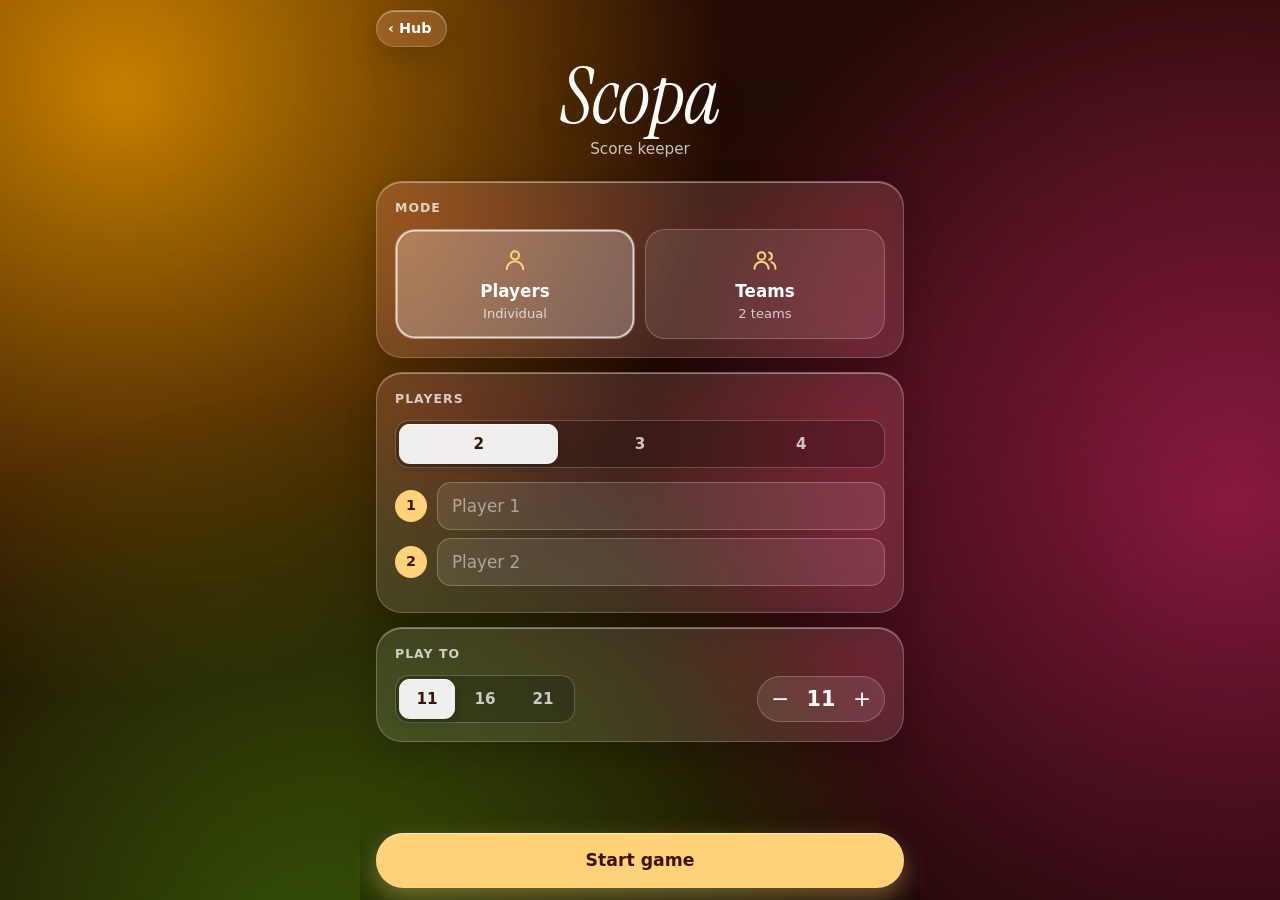
<file: scopa/index.html>
<!DOCTYPE html>
<html lang="en">
<head>
<meta charset="UTF-8">
<script>/* language picked on the hub; default from the phone */try{document.documentElement.lang=localStorage.getItem('gs-lang')||(/^fr/i.test(navigator.language)?'fr':'en')}catch(e){document.documentElement.lang='en'}</script>
<meta name="viewport" content="width=device-width, initial-scale=1, viewport-fit=cover">
<meta name="apple-mobile-web-app-capable" content="yes">
<meta name="mobile-web-app-capable" content="yes">
<meta name="apple-mobile-web-app-status-bar-style" content="black-translucent">
<meta name="apple-mobile-web-app-title" content="Scopa">
<meta name="theme-color" content="#2a0d06">
<link rel="apple-touch-icon" href="apple-touch-icon.png">
<title>Scopa Score</title>
<link rel="preconnect" href="https://fonts.googleapis.com">
<link rel="preconnect" href="https://fonts.gstatic.com" crossorigin>
<link href="https://fonts.googleapis.com/css2?family=Instrument+Serif:ital@0;1&display=block" rel="stylesheet">
<link rel="stylesheet" href="../shared/glass.css">
<link rel="stylesheet" href="../shared/reset.css">
<link rel="stylesheet" href="../shared/components.css">
<style>
  /* Tavern glass: amber lamp, wine, olive, under warm gold. */
  :root {
    --field-base: #2a0d06;
    --field-1: #f59f00;
    --field-2: #c2255c;
    --field-3: #5c940d;
    --tint: #ffd27a;
    --on-tint: #3a1505;
    --font-display: 'Instrument Serif', Georgia, serif;
  }

  #app { position: relative; max-width: 560px; margin: 0 auto; }

  /* ── HEADER ── */
  .app-header { text-align: center; padding: 6px 20px 22px; }
  .app-header h1 {
    font-family: var(--font-display);
    font-style: italic;
    font-weight: 400;
    font-size: 4.8rem;
    line-height: 0.9;
    letter-spacing: -0.01em;
    text-shadow: 0 6px 30px rgba(0,0,0,0.25);
  }
  .app-header .subtitle { font-size: 0.95rem; color: var(--ink-2); margin-top: 6px; }

  /* ── MODE TILES ── */
  .mode-row { display: grid; grid-template-columns: 1fr 1fr; gap: 10px; }
  .mode-btn {
    background: var(--control);
    border: 1px solid var(--glass-edge);
    border-radius: 20px;
    padding: 16px 10px;
    text-align: center;
    transition: background 0.25s, box-shadow 0.25s, transform 0.4s var(--spring);
  }
  .mode-btn:active { transform: scale(0.95); transition-duration: 0.1s; }
  .mode-btn .icon { display: block; width: 28px; height: 28px; margin: 0 auto 6px; color: var(--tint); }
  .mode-btn .label { font-weight: 700; font-size: 1.05rem; display: block; }
  .mode-btn .sub { font-size: 0.82rem; color: var(--ink-2); display: block; margin-top: 2px; }
  .mode-btn.selected { background: rgba(255,255,255,0.26); box-shadow: inset 0 0 0 1.5px rgba(255,255,255,0.75); }

  /* ── SEGMENTED CONTROL (iOS style: white thumb) ── */
  .seg {
    display: flex;
    gap: 2px;
    padding: 3px;
    background: rgba(0,0,0,0.2);
    border: 1px solid var(--glass-edge);
    border-radius: 14px;
  }
  .seg button {
    flex: 1 1 0;
    min-width: 0;
    min-height: 40px;
    padding: 0 6px;
    border-radius: 11px;
    font-size: 0.95rem;
    font-weight: 600;
    color: var(--ink-2);
    white-space: nowrap;
    overflow: hidden;
    text-overflow: ellipsis;
    transition: color 0.25s, transform 0.4s var(--spring);
  }
  .seg button:active { transform: scale(0.93); transition-duration: 0.1s; }
  .seg button.on { color: var(--on-tint); } /* the sliding .seg-thumb (glass.css) draws the fill */
  .seg button.tie { flex: 0 0 auto; padding: 0 12px; font-style: italic; font-weight: 500; }
  .seg button.tie.on { color: var(--ink); }

  .target-row { display: flex; align-items: center; justify-content: space-between; gap: 12px; }
  .target-row .seg { flex: 1; max-width: 180px; }
  .target-row .stepper-val { min-width: 44px; font-size: 1.3rem; }

  /* ── GAME TOP BAR ── */
  .game-title { font-family: var(--font-display); font-style: italic; font-weight: 400; font-size: 2rem; line-height: 1; flex: 1; text-align: center; }
  .target-badge { font-size: 0.85rem; font-weight: 600; border-radius: 999px; padding: 8px 12px; white-space: nowrap; }

  /* ── SCOREBOARD ── */
  .players-grid { display: grid; gap: 10px; padding: 4px 16px 14px; }
  .players-grid.n2, .players-grid.n4 { grid-template-columns: 1fr 1fr; }
  .players-grid.n3 { grid-template-columns: 1fr 1fr 1fr; }

  .player-score-card {
    border-radius: 26px;
    padding: 28px 12px 12px; /* corner badges (crown, +N) sit above the name */
    text-align: center;
    position: relative;
    overflow: hidden;
    transition: background 0.4s, box-shadow 0.4s;
  }
  .player-score-card.leader { background: var(--glass-fill-strong); box-shadow: inset 0 0 0 1.5px color-mix(in srgb, var(--tint) 80%, transparent), var(--glass-shadow); }
  .player-score-card .crown {
    position: absolute; top: 7px; right: 10px;
    font-size: 0.85rem; color: var(--tint);
    opacity: 0; transform: translateY(-6px) scale(0.5);
    transition: opacity 0.3s, transform 0.5s var(--bounce);
  }
  .player-score-card.leader .crown { opacity: 1; transform: none; }
  .p-name { font-weight: 600; font-size: 0.98rem; white-space: nowrap; overflow: hidden; text-overflow: ellipsis; }
  .p-score {
    font-family: var(--font-display);
    letter-spacing: -0.01em;
    font-size: 3.6rem;
    font-weight: 400;
    line-height: 1.02;
    font-variant-numeric: lining-nums tabular-nums;
  }
  .p-pending {
    position: absolute; left: 9px; top: 7px;
    font-size: 0.8rem; font-weight: 700;
    color: var(--on-tint); background: var(--tint);
    border-radius: 999px; padding: 0 7px;
    opacity: 0; transform: scale(0.4);
    transition: opacity 0.2s, transform 0.45s var(--bounce);
  }
  .p-pending.show { opacity: 1; transform: none; }
  .p-bar { height: 5px; border-radius: 3px; background: rgba(255,255,255,0.15); overflow: hidden; margin-top: 6px; }
  .p-bar i { display: block; height: 100%; width: 100%; background: var(--tint); border-radius: 3px; transform: scaleX(0); transform-origin: left; transition: transform 0.9s var(--spring); }

  /* ── ROUND ENTRY ── */
  .round-title { font-family: var(--font-display); font-style: italic; font-size: 1.8rem; line-height: 1.1; text-align: center; margin-bottom: 4px; }
  .cat { padding: 12px 0; border-top: 1px solid rgba(255,255,255,0.1); }
  .cat:first-of-type { border-top: none; }
  .cat-label { display: flex; align-items: center; gap: 8px; font-size: 1rem; font-weight: 600; margin-bottom: 8px; }
  .cat-label .i { width: 22px; height: 22px; color: var(--tint); }
  .cat-label small { margin-left: auto; color: var(--ink-3); font-size: 0.8rem; font-weight: 500; }
  .scopa-grid { display: grid; gap: 8px; }
  .scopa-cell { display: flex; align-items: center; justify-content: space-between; gap: 8px; min-width: 0; }
  .scopa-cell span { font-size: 0.98rem; color: var(--ink-2); white-space: nowrap; overflow: hidden; text-overflow: ellipsis; }

  /* ── DOCK: floating capsule over a soft fade ── */
  .dock {
    position: sticky;
    bottom: 0;
    z-index: 10;
    padding: 18px 16px calc(12px + env(safe-area-inset-bottom));
    background: linear-gradient(transparent, rgba(0,0,0,0.28));
  }
  .dock .btn { margin: 0; width: 100%; }

  /* ── HISTORY ── */
  .history-row { display: flex; align-items: center; gap: 10px; padding: 10px 0; border-bottom: 1px solid rgba(255,255,255,0.1); }
  .history-row:last-child { border-bottom: none; }
  .history-row.fresh { animation: gs-rise 0.6s var(--spring); }
  .hr-round { flex-shrink: 0; font-size: 0.8rem; font-weight: 700; border-radius: 999px; padding: 3px 9px; background: var(--control); }
  .hr-pts { flex: 1; display: flex; flex-wrap: wrap; gap: 4px 12px; font-size: 0.95rem; min-width: 0; }
  .hr-pts span { white-space: nowrap; }
  .hr-pts b { color: var(--tint); font-weight: 700; }
  .hr-pts em { color: var(--ink-3); font-style: normal; font-size: 0.85rem; }
  .hr-undo { flex-shrink: 0; font-size: 0.85rem; font-weight: 600; padding: 7px 12px; border-radius: 999px; background: var(--control); transition: transform 0.35s var(--spring); }
  .hr-undo:active { transform: scale(0.9); transition-duration: 0.1s; }

  /* ── WIN SCREEN ── */
  #win-screen { justify-content: center; align-items: center; text-align: center; gap: 14px; padding: 40px 0 calc(24px + env(safe-area-inset-bottom)); }
  .win-trophy { width: 120px; height: 120px; border-radius: 50%; display: grid; place-items: center; color: var(--tint); filter: drop-shadow(0 10px 30px rgba(255,210,122,0.35)); animation: trophy-in 0.9s var(--bounce) backwards, float 3.5s 0.9s ease-in-out infinite; }
  .win-trophy svg.i { width: 60px; height: 60px; stroke-width: 1.5; }
  @keyframes trophy-in { from { opacity: 0; transform: scale(0.3) rotate(-20deg); } }
  @keyframes float { 50% { transform: translateY(-8px); } }
  .win-name { font-family: var(--font-display); font-size: 3.8rem; font-style: italic; font-weight: 400; line-height: 1; padding: 0 20px; animation: gs-rise 0.7s 0.25s var(--spring) backwards; }
  .win-subtitle { color: var(--ink-2); font-size: 1.05rem; animation: gs-fade 0.6s 0.4s backwards; }
  .win-scores { width: calc(100% - 32px); max-width: 340px; padding: 6px 20px; margin: 10px 0; }
  .win-score-row { display: flex; justify-content: space-between; padding: 10px 0; font-size: 1.05rem; border-bottom: 1px solid rgba(255,255,255,0.1); }
  .win-score-row:last-child { border-bottom: none; }
  .win-score-row.winner { font-weight: 700; color: var(--tint); }
  #win-screen .btn { max-width: 340px; }
</style>
</head>
<body>
<div class="gs-field"><i></i><i></i><i></i></div>
<div id="app">

  <!-- ═══ SETUP SCREEN ═══ -->
  <div id="setup-screen" class="screen active">
    <div class="top-bar"><a href="../index.html" class="hub-link">‹ Hub</a></div>
    <div class="app-header">
      <h1>Scopa</h1>
      <div class="subtitle"><span data-l="fr">Feuille de score</span><span data-l="en">Score keeper</span></div>
    </div>

    <div class="stagger">
      <div class="card">
        <div class="card-title">Mode</div>
        <div class="mode-row">
          <button class="mode-btn selected" data-mode="players" onclick="selectMode('players')">
            <svg class="i icon" aria-hidden="true"><use href="../shared/icons.svg#person"/></svg>
            <span class="label"><span data-l="fr">Joueurs</span><span data-l="en">Players</span></span>
            <span class="sub"><span data-l="fr">Chacun pour soi</span><span data-l="en">Individual</span></span>
          </button>
          <button class="mode-btn" data-mode="teams" onclick="selectMode('teams')">
            <svg class="i icon" aria-hidden="true"><use href="../shared/icons.svg#people"/></svg>
            <span class="label"><span data-l="fr">Équipes</span><span data-l="en">Teams</span></span>
            <span class="sub"><span data-l="fr">2 équipes</span><span data-l="en">2 teams</span></span>
          </button>
        </div>
      </div>

      <!-- players setup -->
      <div id="players-setup" class="card">
        <div class="card-title"><span data-l="fr">Joueurs</span><span data-l="en">Players</span></div>
        <div class="seg" id="count-seg" style="margin-bottom:14px;">
          <button class="on" data-n="2" onclick="setPlayerCount(2)">2</button>
          <button data-n="3" onclick="setPlayerCount(3)">3</button>
          <button data-n="4" onclick="setPlayerCount(4)">4</button>
        </div>
        <div id="player-names"></div>
      </div>

      <!-- teams setup -->
      <div id="teams-setup" class="card" style="display:none;">
        <div class="card-title"><span data-l="fr">Équipes</span><span data-l="en">Teams</span></div>
        <div class="player-input-row">
          <div class="player-num">A</div>
          <input type="text" id="team1-name" placeholder="Team A" maxlength="16" autocomplete="off">
        </div>
        <div class="player-input-row">
          <div class="player-num" style="background:#ff8787;">B</div>
          <input type="text" id="team2-name" placeholder="Team B" maxlength="16" autocomplete="off">
        </div>
      </div>

      <div class="card">
        <div class="card-title"><span data-l="fr">Partie en</span><span data-l="en">Play to</span></div>
        <div class="target-row">
          <div class="seg" id="target-seg">
            <button data-t="11" onclick="setTarget(11)">11</button>
            <button data-t="16" onclick="setTarget(16)">16</button>
            <button data-t="21" onclick="setTarget(21)">21</button>
          </div>
          <div class="stepper">
            <button class="stepper-btn" onclick="setTarget(target - 1)" aria-label="Lower target">−</button>
            <span class="stepper-val" id="target-val">11</span>
            <button class="stepper-btn" onclick="setTarget(target + 1)" aria-label="Raise target">+</button>
          </div>
        </div>
      </div>
    </div>

    <div class="spacer"></div>
    <div class="dock"><button class="btn btn-primary" onclick="startGame()"><span data-l="fr">Commencer</span><span data-l="en">Start game</span></button></div>
  </div>

  <!-- ═══ GAME SCREEN ═══ -->
  <div id="game-screen" class="screen">
    <div class="top-bar">
      <a href="../index.html" class="hub-link">‹ Hub</a>
      <div class="game-title">Scopa</div>
      <div class="target-badge glass" id="target-badge">To 11</div>
    </div>

    <div class="players-grid" id="players-grid"></div>

    <div class="card">
      <div class="round-title" id="round-title">Round 1</div>
      <div id="scoring-body"></div>
    </div>

    <div class="card" id="history-card" style="display:none;">
      <div class="card-title" style="display:flex;justify-content:space-between;align-items:center;">
        <span><span data-l="fr">Historique</span><span data-l="en">History</span></span>
        <span id="rounds-played" style="letter-spacing:0;text-transform:none;font-weight:500;color:var(--ink-3);"></span>
      </div>
      <div id="history-list"></div>
    </div>

    <button class="btn btn-danger" onclick="confirmNewGame()"><span data-l="fr">Nouvelle partie</span><span data-l="en">New game</span></button>
    <div class="spacer"></div>
    <div class="dock"><button class="btn btn-primary" onclick="confirmRound()"><span data-l="fr">Valider la manche</span><span data-l="en">Confirm round</span></button></div>
  </div>

  <!-- ═══ WIN SCREEN ═══ -->
  <div id="win-screen" class="screen">
    <div class="win-trophy glass"><svg class="i" aria-hidden="true"><use href="../shared/icons.svg#trophy"/></svg></div>
    <div class="win-name" id="win-name"></div>
    <div class="win-subtitle"><span data-l="fr">remporte la partie</span><span data-l="en">wins the game</span></div>
    <div class="card win-scores stagger" id="win-scores"></div>
    <button class="btn btn-primary" onclick="startNew()"><span data-l="fr">Rejouer</span><span data-l="en">Play again</span></button>
    <button class="btn btn-secondary" onclick="goSetup()"><span data-l="fr">Modifier les réglages</span><span data-l="en">Change settings</span></button>
  </div>

</div>

<script src="../shared/base.js"></script>
<script>
// ── STATE ──
let state = {
  mode: 'players',
  players: [],
  target: 11,
  round: 1,
  history: [],
  scores: [],
  roundData: {}
};
const SAVE_KEY = 'scopa-game';
const esc = GS.esc, L = GS.L;
document.getElementById('team1-name').placeholder = L('Équipe A', 'Team A');
document.getElementById('team2-name').placeholder = L('Équipe B', 'Team B');

function persist(screen) {
  GS.save(SAVE_KEY, { state, screen });
}

// ── SETUP HELPERS ──
function selectMode(m) {
  state.mode = m;
  document.querySelectorAll('.mode-btn[data-mode]').forEach(b => b.classList.toggle('selected', b.dataset.mode === m));
  document.getElementById('players-setup').style.display = m === 'players' ? '' : 'none';
  document.getElementById('teams-setup').style.display = m === 'teams' ? '' : 'none';
  GS.seg(document.getElementById('count-seg'));
}

let playerCount = 2;
function setPlayerCount(n) {
  playerCount = n;
  document.querySelectorAll('#count-seg button').forEach(b => b.classList.toggle('on', +b.dataset.n === n));
  GS.seg(document.getElementById('count-seg'));
  renderPlayerNames();
}

function renderPlayerNames() {
  const c = document.getElementById('player-names');
  const prev = [...c.querySelectorAll('input')].map(i => i.value);
  c.innerHTML = '';
  for (let i = 0; i < playerCount; i++) {
    c.innerHTML += `
      <div class="player-input-row">
        <div class="player-num">${i+1}</div>
        <input type="text" id="pname-${i}" placeholder="${L('Joueur', 'Player')} ${i+1}" maxlength="16" autocomplete="off" value="${esc(prev[i] || '')}">
      </div>`;
  }
}
renderPlayerNames();

let target = 11;
function setTarget(t) {
  target = Math.max(1, Math.min(99, t));
  GS.roll(document.getElementById('target-val'), target);
  document.querySelectorAll('#target-seg button').forEach(b => b.classList.toggle('on', +b.dataset.t === target));
  GS.seg(document.getElementById('target-seg'));
}
setTarget(11);
GS.seg(document.getElementById('count-seg'));

function startGame() {
  state.target = target;

  if (state.mode === 'teams') {
    const t1 = document.getElementById('team1-name').value.trim() || L('Équipe A', 'Team A');
    const t2 = document.getElementById('team2-name').value.trim() || L('Équipe B', 'Team B');
    state.players = [t1, t2];
  } else {
    state.players = [];
    for (let i = 0; i < playerCount; i++) {
      const v = document.getElementById(`pname-${i}`).value.trim() || `${L('Joueur', 'Player')} ${i+1}`;
      state.players.push(v);
    }
  }

  state.scores = state.players.map(() => 0);
  state.round = 1;
  state.history = [];

  buildGameUI();
  showScreen('game-screen');
  persist('game-screen');
}

// ── GAME UI ──
const CATS = [
  { key: 'scopa',   label: 'Scopa',      icon: 'broom', type: 'count' },
  { key: 'cards',   label: L('Plus de cartes', 'Most cards'), icon: 'cards', type: 'winner' },
  { key: 'coins',   label: L('Plus de deniers', 'Most coins'), icon: 'coin',  type: 'winner' },
  { key: 'sette',   label: 'Settebello', icon: 'seven', type: 'winner' },
  { key: 'primiera',label: 'Primiera',   icon: 'fan',   type: 'winner' },
];

function buildGameUI() {
  const n = state.players.length;
  const grid = document.getElementById('players-grid');
  grid.className = `players-grid n${n} stagger`;
  grid.innerHTML = state.players.map((p, i) => `
    <div class="player-score-card glass" id="psc-${i}">
      <span class="crown">${GS.icon('crown')}</span>
      <span class="p-pending" id="pend-${i}"></span>
      <div class="p-name">${esc(p)}</div>
      <div class="p-score roll" id="score-${i}"><span>${state.scores[i]}</span></div>
      <div class="p-bar"><i id="bar-${i}"></i></div>
    </div>`).join('');

  document.getElementById('target-badge').textContent = L(`En ${state.target}`, `To ${state.target}`);

  renderScoreCards();
  buildScoringTable();
  renderHistory();
}

// Updates the cards in place so digits roll and bars glide.
function renderScoreCards() {
  const maxScore = Math.max(...state.scores);
  state.players.forEach((_, i) => {
    const s = state.scores[i];
    GS.roll(document.getElementById(`score-${i}`), s);
    document.getElementById(`bar-${i}`).style.transform = `scaleX(${Math.min(1, s / state.target)})`;
    document.getElementById(`psc-${i}`).classList.toggle('leader', s === maxScore && maxScore > 0);
  });
}

function buildScoringTable() {
  state.roundData = {};
  let body = '';

  CATS.forEach(cat => {
    if (cat.type === 'count') {
      state.roundData[cat.key] = state.players.map(() => 0);
      const cells = state.players.map((p, i) => `
        <div class="scopa-cell">
          <span>${esc(p)}</span>
          <div class="stepper">
            <button class="stepper-btn" onclick="adjScopa(${i},-1)" aria-label="Remove scopa">−</button>
            <span class="stepper-val" id="scopa-${i}">0</span>
            <button class="stepper-btn" onclick="adjScopa(${i},1)" aria-label="Add scopa">+</button>
          </div>
        </div>`).join('');
      body += `<div class="cat">
        <div class="cat-label">${GS.icon(cat.icon)}${cat.label}<small>${L('1 pt chacune', '1 pt each')}</small></div>
        <div class="scopa-grid">${cells}</div>
      </div>`;
    } else {
      state.roundData[cat.key] = null;
      let btns = state.players.map((p, i) =>
        `<button id="dot-${cat.key}-${i}" onclick="selectWinner('${cat.key}',${i})">${esc(p)}</button>`).join('');
      btns += `<button class="tie" id="dot-${cat.key}-tie" onclick="selectWinner('${cat.key}','tie')">${L('Égalité', 'Tie')}</button>`;
      body += `<div class="cat">
        <div class="cat-label">${GS.icon(cat.icon)}${cat.label}</div>
        <div class="seg">${btns}</div>
      </div>`;
    }
  });

  document.getElementById('scoring-body').innerHTML = body;
  document.getElementById('round-title').textContent = `${L('Manche', 'Round')} ${state.round}`;
  document.querySelectorAll('#scoring-body .seg').forEach(GS.seg);
  renderPending();
}

function adjScopa(i, delta) {
  const next = Math.max(0, state.roundData['scopa'][i] + delta);
  if (next === state.roundData['scopa'][i]) return;
  state.roundData['scopa'][i] = next;
  GS.roll(document.getElementById(`scopa-${i}`), next);
  renderPending();
}

function selectWinner(cat, idx) {
  // Tapping the selected option again clears it.
  state.roundData[cat] = state.roundData[cat] === idx ? null : idx;
  const sel = state.roundData[cat];
  state.players.forEach((_, i) => document.getElementById(`dot-${cat}-${i}`).classList.toggle('on', i === sel));
  document.getElementById(`dot-${cat}-tie`).classList.toggle('on', sel === 'tie');
  GS.seg(document.getElementById(`dot-${cat}-tie`).parentNode);
  renderPending();
}

function roundPoints() {
  const rd = state.roundData;
  const pts = state.players.map(() => 0);
  rd.scopa.forEach((s, i) => { pts[i] += s; });
  // winner categories: 1 pt each, nothing on a tie
  ['cards','coins','sette','primiera'].forEach(cat => {
    if (rd[cat] !== null && rd[cat] !== 'tie' && rd[cat] !== undefined) pts[rd[cat]] += 1;
  });
  return pts;
}

// "+N" chip on each score card while the round is being entered.
function renderPending() {
  roundPoints().forEach((p, i) => {
    const el = document.getElementById(`pend-${i}`);
    if (!el) return;
    const was = el.textContent;
    el.textContent = p ? `+${p}` : '';
    el.classList.toggle('show', p > 0);
    if (p && was !== el.textContent) GS.bump(el);
  });
}

function confirmRound() {
  const rd = state.roundData;
  const roundPts = roundPoints();

  roundPts.forEach((p, i) => { state.scores[i] += p; });

  state.history.push({
    round: state.round,
    pts: [...roundPts],
    scores: [...state.scores],
    scopa: [...rd.scopa],
    winners: { cards: rd.cards, coins: rd.coins, sette: rd.sette, primiera: rd.primiera }
  });
  state.round++;

  // A mis-tap is one tap away from being undone, even from the win screen.
  GS.toast(L(`Manche ${state.round - 1} validée`, `Round ${state.round - 1} saved`), L('Annuler', 'Undo'), () => {
    undoRound(state.history.length - 1);
    if (!document.getElementById('game-screen').classList.contains('active')) showScreen('game-screen');
  });

  // Win: highest score at or past the target
  const best = Math.max(...state.scores);
  if (best >= state.target) {
    showWin(state.scores.indexOf(best));
    return;
  }

  renderScoreCards();
  buildScoringTable();
  renderHistory(true);
  persist('game-screen');
}

function renderHistory(fresh) {
  const list = document.getElementById('history-list');
  const card = document.getElementById('history-card');
  if (state.history.length === 0) { card.style.display = 'none'; return; }
  card.style.display = '';
  document.getElementById('rounds-played').textContent = `${state.history.length} ${L('manche', 'round')}${state.history.length > 1 ? 's' : ''}`;
  // rows already on screen slide down to make room instead of jumping
  GS.flip(list, () => list.innerHTML = state.history.slice().reverse().map((entry, revI) => {
    const i = state.history.length - 1 - revI;
    const pts = entry.pts.map((p, pi) =>
      `<span>${esc(state.players[pi])} <b>${p > 0 ? '+' + p : p}</b> <em>${entry.scores[pi]}</em></span>`).join('');
    return `<div class="history-row${fresh && revI === 0 ? ' fresh' : ''}" data-flip="${entry.round}">
      <span class="hr-round">${L('M', 'R')}${entry.round}</span>
      <span class="hr-pts">${pts}</span>
      <button class="hr-undo" onclick="undoRound(${i})">${L('Annuler', 'Undo')}</button>
    </div>`;
  }).join(''));
}

function undoRound(idx) {
  const entry = state.history[idx];
  entry.pts.forEach((p, i) => { state.scores[i] -= p; });
  state.history.splice(idx, 1);
  state.round--;
  renderScoreCards();
  buildScoringTable();
  renderHistory();
  persist('game-screen');
}

function confirmNewGame() {
  if (confirm(L('Commencer une nouvelle partie ? Les scores actuels seront perdus.', 'Start a new game? Current scores will be lost.'))) startNew();
}

function startNew() {
  state.scores = state.players.map(() => 0);
  state.round = 1;
  state.history = [];
  buildGameUI();
  showScreen('game-screen');
  persist('game-screen');
}

function goSetup() {
  showScreen('setup-screen');
  persist('setup-screen');
}

// ── WIN SCREEN ──
function showWin(winIdx) {
  document.getElementById('win-name').textContent = state.players[winIdx];
  const order = state.players.map((p, i) => i).sort((a, b) => state.scores[b] - state.scores[a]);
  document.getElementById('win-scores').innerHTML = order.map(i =>
    `<div class="win-score-row ${i === winIdx ? 'winner' : ''}">
      <span>${i === winIdx ? GS.icon('crown') + ' ' : ''}${esc(state.players[i])}</span>
      <span>${state.scores[i]} pts</span>
    </div>`).join('');
  showScreen('win-screen');
  persist('win-screen');
  GS.confetti(['#ffd27a', '#f59f00', '#fff4dc', '#c2255c', '#82c91e']);
}

// ── RESUME a saved game ──
(function restore() {
  const saved = GS.load(SAVE_KEY);
  if (!saved || !saved.state || !saved.state.players.length) return;
  state = saved.state;
  selectMode(state.mode);
  setTarget(state.target);
  if (state.mode === 'players') setPlayerCount(state.players.length);
  state.players.forEach((p, i) => {
    const el = document.getElementById(state.mode === 'teams' ? `team${i+1}-name` : `pname-${i}`);
    if (el) el.value = p;
  });
  if (saved.screen === 'game-screen') {
    buildGameUI();
    showScreen('game-screen');
  } else if (saved.screen === 'win-screen') {
    buildGameUI();
    const best = Math.max(...state.scores);
    showWin(state.scores.indexOf(best));
  }
})();
</script>
</body>
</html>
</file>
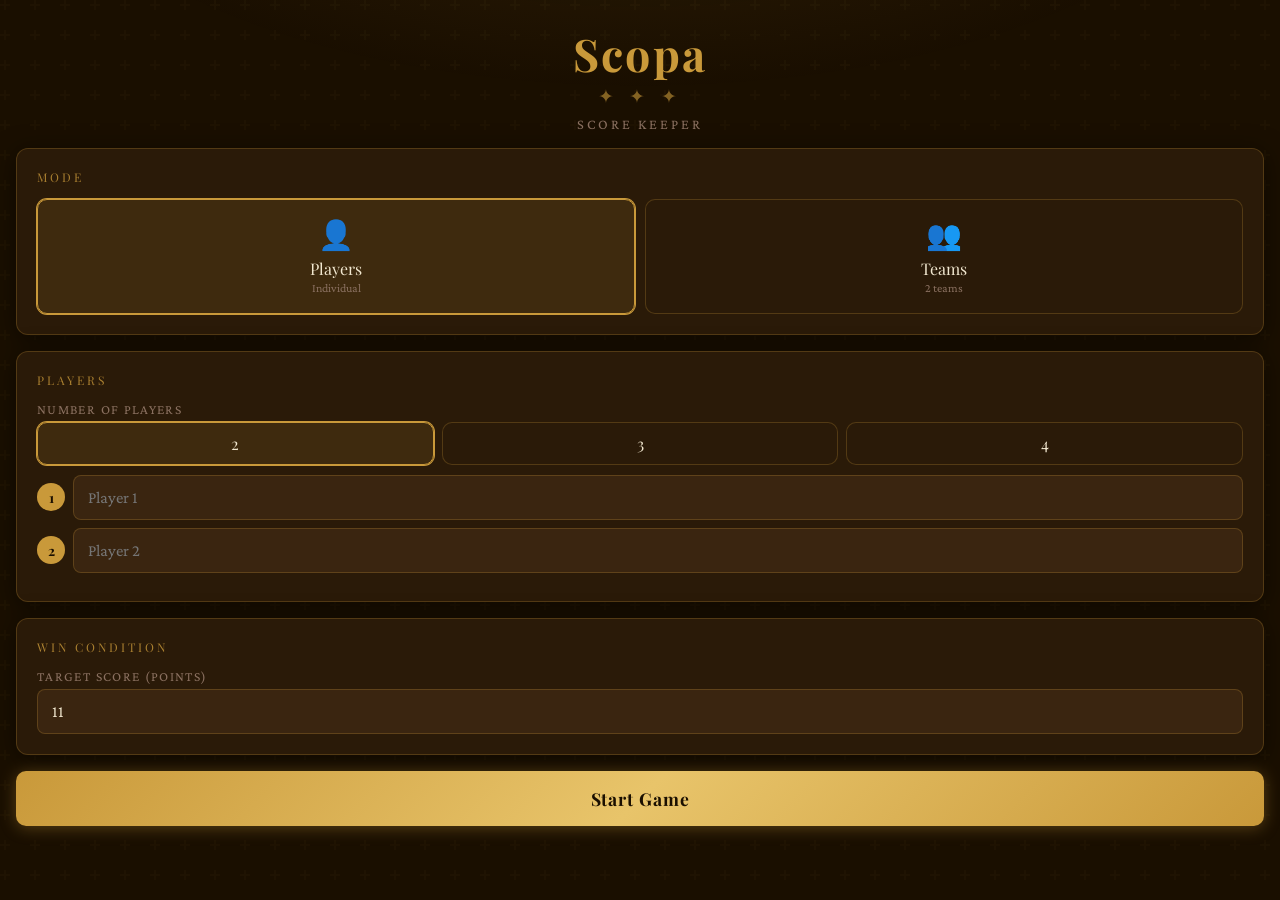
<file: scopa/scopa.html>
<!DOCTYPE html>
<html lang="en">
<head>
<meta charset="UTF-8">
<meta name="viewport" content="width=device-width, initial-scale=1.0, maximum-scale=1.0, user-scalable=no">
<meta name="apple-mobile-web-app-capable" content="yes">
<meta name="apple-mobile-web-app-status-bar-style" content="black-translucent">
<meta name="apple-mobile-web-app-title" content="Scopa">
<title>Scopa Score</title>
<link href="https://fonts.googleapis.com/css2?family=Playfair+Display:ital,wght@0,400;0,700;1,400&family=Crimson+Pro:wght@300;400;600&display=swap" rel="stylesheet">
<style>
  :root {
    --bg: #1a0f00;
    --card: #2a1a08;
    --card2: #3a2510;
    --gold: #c9993a;
    --gold-light: #e8c46a;
    --cream: #f2e8d0;
    --muted: #8a7060;
    --accent: #8b2020;
    --accent-light: #c04040;
    --green: #2d6040;
    --green-light: #4a9060;
    --border: rgba(201,153,58,0.25);
    --shadow: 0 4px 24px rgba(0,0,0,0.5);
  }

  * { box-sizing: border-box; margin: 0; padding: 0; -webkit-tap-highlight-color: transparent; }

  body {
    font-family: 'Crimson Pro', Georgia, serif;
    background: var(--bg);
    color: var(--cream);
    min-height: 100vh;
    min-height: -webkit-fill-available;
    overflow-x: hidden;
  }

  /* Background texture */
  body::before {
    content: '';
    position: fixed;
    inset: 0;
    background-image:
      radial-gradient(ellipse 80% 50% at 50% -20%, rgba(201,153,58,0.12) 0%, transparent 60%),
      url("data:image/svg+xml,%3Csvg width='60' height='60' viewBox='0 0 60 60' xmlns='http://www.w3.org/2000/svg'%3E%3Cg fill='none' fill-rule='evenodd'%3E%3Cg fill='%23c9993a' fill-opacity='0.03'%3E%3Cpath d='M36 34v-4h-2v4h-4v2h4v4h2v-4h4v-2h-4zm0-30V0h-2v4h-4v2h4v4h2V6h4V4h-4zM6 34v-4H4v4H0v2h4v4h2v-4h4v-2H6zM6 4V0H4v4H0v2h4v4h2V6h4V4H6z'/%3E%3C/g%3E%3C/g%3E%3C/svg%3E");
    pointer-events: none;
    z-index: 0;
  }

  #app { position: relative; z-index: 1; }

  /* ── SCREENS ── */
  .screen { display: none; min-height: 100vh; min-height: -webkit-fill-available; }
  .screen.active { display: flex; flex-direction: column; }

  /* ── HEADER ── */
  .app-header {
    text-align: center;
    padding: 32px 20px 16px;
  }
  .app-header h1 {
    font-family: 'Playfair Display', serif;
    font-size: 2.8rem;
    color: var(--gold);
    letter-spacing: 0.05em;
    line-height: 1;
  }
  .app-header .subtitle {
    font-size: 0.9rem;
    color: var(--muted);
    letter-spacing: 0.2em;
    text-transform: uppercase;
    margin-top: 4px;
  }
  .ornament {
    color: var(--gold);
    font-size: 1.2rem;
    opacity: 0.6;
    margin: 8px 0;
    letter-spacing: 0.3em;
  }

  /* ── CARD ── */
  .card {
    background: var(--card);
    border: 1px solid var(--border);
    border-radius: 12px;
    padding: 20px;
    margin: 0 16px 16px;
    box-shadow: var(--shadow);
  }
  .card-title {
    font-family: 'Playfair Display', serif;
    font-size: 0.75rem;
    letter-spacing: 0.25em;
    text-transform: uppercase;
    color: var(--gold);
    margin-bottom: 14px;
    opacity: 0.8;
  }

  /* ── FORM ELEMENTS ── */
  label {
    display: block;
    font-size: 0.85rem;
    color: var(--muted);
    letter-spacing: 0.1em;
    text-transform: uppercase;
    margin-bottom: 5px;
  }
  input[type="text"], input[type="number"] {
    width: 100%;
    background: var(--card2);
    border: 1px solid var(--border);
    border-radius: 8px;
    padding: 12px 14px;
    color: var(--cream);
    font-family: 'Crimson Pro', serif;
    font-size: 1.05rem;
    outline: none;
    margin-bottom: 12px;
    transition: border-color 0.2s;
  }
  input:focus { border-color: var(--gold); }

  /* ── BUTTONS ── */
  .btn {
    display: block;
    width: calc(100% - 32px);
    margin: 0 16px 12px;
    padding: 16px;
    border: none;
    border-radius: 10px;
    font-family: 'Playfair Display', serif;
    font-size: 1.1rem;
    letter-spacing: 0.05em;
    cursor: pointer;
    transition: all 0.2s;
    position: relative;
    overflow: hidden;
  }
  .btn::after {
    content: '';
    position: absolute;
    inset: 0;
    background: rgba(255,255,255,0);
    transition: background 0.15s;
  }
  .btn:active::after { background: rgba(255,255,255,0.08); }

  .btn-primary {
    background: linear-gradient(135deg, var(--gold) 0%, var(--gold-light) 50%, var(--gold) 100%);
    color: var(--bg);
    font-weight: 700;
    box-shadow: 0 2px 16px rgba(201,153,58,0.35);
  }
  .btn-secondary {
    background: transparent;
    color: var(--gold);
    border: 1px solid var(--border);
  }
  .btn-danger {
    background: transparent;
    color: var(--accent-light);
    border: 1px solid rgba(139,32,32,0.3);
    font-size: 0.9rem;
    padding: 12px;
  }
  .btn-sm {
    display: inline-block;
    width: auto;
    margin: 0;
    padding: 8px 18px;
    font-size: 0.9rem;
  }

  /* ── MODE SELECTOR ── */
  .mode-row {
    display: grid;
    grid-template-columns: 1fr 1fr;
    gap: 10px;
    margin: 0 16px 16px;
  }
  .mode-btn {
    background: var(--card);
    border: 1px solid var(--border);
    border-radius: 10px;
    padding: 18px 10px;
    text-align: center;
    cursor: pointer;
    transition: all 0.2s;
    color: var(--cream);
  }
  .mode-btn .icon { font-size: 1.8rem; display: block; margin-bottom: 6px; }
  .mode-btn .label { font-family: 'Playfair Display', serif; font-size: 1rem; display: block; }
  .mode-btn .sub { font-size: 0.75rem; color: var(--muted); display: block; margin-top: 2px; }
  .mode-btn.selected, .mode-btn:active {
    border-color: var(--gold);
    background: rgba(201,153,58,0.12);
    box-shadow: 0 0 0 1px var(--gold);
  }

  /* ── PLAYER INPUTS ── */
  .player-input-row {
    display: flex;
    gap: 8px;
    align-items: center;
    margin-bottom: 8px;
  }
  .player-input-row .player-num {
    width: 28px;
    height: 28px;
    border-radius: 50%;
    background: var(--gold);
    color: var(--bg);
    display: flex;
    align-items: center;
    justify-content: center;
    font-family: 'Playfair Display', serif;
    font-size: 0.85rem;
    font-weight: 700;
    flex-shrink: 0;
  }
  .player-input-row input { margin-bottom: 0; flex: 1; }

  /* ── SCOREBOARD ── */
  .score-header {
    display: flex;
    justify-content: space-between;
    align-items: center;
    padding: 16px 20px 8px;
  }
  .target-badge {
    font-size: 0.8rem;
    color: var(--muted);
    border: 1px solid var(--border);
    border-radius: 20px;
    padding: 4px 12px;
  }

  .players-grid {
    display: grid;
    gap: 10px;
    padding: 0 16px 16px;
  }
  .players-grid.n2 { grid-template-columns: 1fr 1fr; }
  .players-grid.n3 { grid-template-columns: 1fr 1fr 1fr; }
  .players-grid.n4 { grid-template-columns: 1fr 1fr; }

  .player-score-card {
    background: var(--card);
    border: 1px solid var(--border);
    border-radius: 12px;
    padding: 16px 12px;
    text-align: center;
    transition: all 0.3s;
    position: relative;
    overflow: hidden;
  }
  .player-score-card.leader {
    border-color: var(--gold);
    background: rgba(201,153,58,0.08);
  }
  .player-score-card.leader::before {
    content: '♛';
    position: absolute;
    top: 6px;
    right: 8px;
    font-size: 0.7rem;
    color: var(--gold);
    opacity: 0.7;
  }
  .player-score-card .p-name {
    font-family: 'Playfair Display', serif;
    font-size: 1rem;
    color: var(--cream);
    margin-bottom: 4px;
    white-space: nowrap;
    overflow: hidden;
    text-overflow: ellipsis;
  }
  .player-score-card .p-score {
    font-family: 'Playfair Display', serif;
    font-size: 2.4rem;
    color: var(--gold);
    line-height: 1;
    font-weight: 700;
  }
  .player-score-card .p-rounds {
    font-size: 0.75rem;
    color: var(--muted);
    margin-top: 4px;
  }

  /* ── ROUND ENTRY ── */
  .round-title {
    font-family: 'Playfair Display', serif;
    font-size: 0.7rem;
    letter-spacing: 0.25em;
    text-transform: uppercase;
    color: var(--gold);
    text-align: center;
    padding: 8px 0 4px;
    opacity: 0.7;
  }

  .scoring-table {
    width: 100%;
    border-collapse: collapse;
    font-size: 0.95rem;
  }
  .scoring-table th {
    font-size: 0.7rem;
    letter-spacing: 0.12em;
    text-transform: uppercase;
    color: var(--muted);
    padding: 6px 4px;
    font-weight: 400;
    text-align: center;
  }
  .scoring-table th:first-child { text-align: left; }
  .scoring-table td {
    padding: 6px 4px;
    text-align: center;
    border-top: 1px solid rgba(201,153,58,0.08);
  }
  .scoring-table td:first-child { text-align: left; color: var(--cream); }

  .scoring-table .cat-icon { font-size: 1.1rem; }

  /* scopa count input */
  .scopa-count {
    display: flex;
    align-items: center;
    justify-content: center;
    gap: 0;
  }
  .scopa-count button {
    width: 28px;
    height: 28px;
    border: 1px solid var(--border);
    background: var(--card2);
    color: var(--gold);
    font-size: 1.1rem;
    border-radius: 6px;
    cursor: pointer;
    display: flex;
    align-items: center;
    justify-content: center;
    line-height: 1;
  }
  .scopa-count .count-val {
    width: 28px;
    text-align: center;
    font-family: 'Playfair Display', serif;
    font-size: 1rem;
    color: var(--cream);
  }

  /* radio-style winner selector */
  .winner-sel {
    display: flex;
    justify-content: center;
    gap: 4px;
  }
  .winner-dot {
    width: 28px;
    height: 28px;
    border-radius: 50%;
    border: 1px solid var(--border);
    background: var(--card2);
    cursor: pointer;
    display: flex;
    align-items: center;
    justify-content: center;
    font-size: 0.7rem;
    color: var(--muted);
    transition: all 0.15s;
    font-family: 'Playfair Display', serif;
  }
  .winner-dot.active {
    background: var(--gold);
    color: var(--bg);
    border-color: var(--gold);
    font-weight: 700;
  }
  .winner-dot.tie-dot {
    font-size: 0.6rem;
    width: 24px;
    height: 24px;
    border-radius: 4px;
  }
  .winner-dot.tie-dot.active {
    background: var(--muted);
    border-color: var(--muted);
    color: var(--bg);
  }

  /* ── HISTORY ── */
  .history-scroll {
    padding: 0 16px;
    max-height: 200px;
    overflow-y: auto;
  }
  .history-row {
    display: flex;
    align-items: center;
    padding: 8px 0;
    border-bottom: 1px solid rgba(201,153,58,0.08);
    font-size: 0.88rem;
    gap: 6px;
  }
  .history-row .hr-round {
    font-size: 0.7rem;
    color: var(--muted);
    width: 52px;
    flex-shrink: 0;
    letter-spacing: 0.05em;
  }
  .history-row .hr-pts {
    flex: 1;
    color: var(--cream);
  }
  .history-row .hr-undo {
    background: none;
    border: none;
    color: var(--muted);
    cursor: pointer;
    font-size: 0.75rem;
    padding: 2px 6px;
    text-decoration: underline;
  }

  /* ── WIN SCREEN ── */
  #win-screen {
    justify-content: center;
    align-items: center;
    text-align: center;
    gap: 16px;
    padding: 40px 20px;
  }
  .win-trophy { font-size: 5rem; animation: pulse 1.5s ease-in-out infinite; }
  @keyframes pulse {
    0%,100% { transform: scale(1); }
    50% { transform: scale(1.08); }
  }
  .win-name {
    font-family: 'Playfair Display', serif;
    font-size: 2.4rem;
    color: var(--gold);
    font-style: italic;
  }
  .win-subtitle { color: var(--muted); font-size: 1rem; }
  .win-scores {
    background: var(--card);
    border: 1px solid var(--border);
    border-radius: 12px;
    padding: 16px 24px;
    width: 100%;
    max-width: 320px;
  }
  .win-score-row {
    display: flex;
    justify-content: space-between;
    padding: 4px 0;
    font-size: 1rem;
  }
  .win-score-row.winner { color: var(--gold); font-family: 'Playfair Display', serif; }

  /* ── UTILS ── */
  .spacer { flex: 1; }
  .divider {
    height: 1px;
    background: var(--border);
    margin: 12px 16px;
  }
  .text-center { text-align: center; }
  .text-muted { color: var(--muted); font-size: 0.85rem; }
  .mt8 { margin-top: 8px; }
  .pb-safe { padding-bottom: env(safe-area-inset-bottom, 16px); }

  /* scroll */
  ::-webkit-scrollbar { width: 4px; }
  ::-webkit-scrollbar-track { background: transparent; }
  ::-webkit-scrollbar-thumb { background: var(--border); border-radius: 4px; }
</style>
</head>
<body>
<div id="app">

  <!-- ═══ SETUP SCREEN ═══ -->
  <div id="setup-screen" class="screen active">
    <div class="app-header">
      <h1>Scopa</h1>
      <div class="ornament">✦ ✦ ✦</div>
      <div class="subtitle">Score Keeper</div>
    </div>

    <div class="card">
      <div class="card-title">Mode</div>
      <div class="mode-row" id="mode-row" style="margin:0 0 0 0;">
        <div class="mode-btn selected" data-mode="players" onclick="selectMode('players')">
          <span class="icon">👤</span>
          <span class="label">Players</span>
          <span class="sub">Individual</span>
        </div>
        <div class="mode-btn" data-mode="teams" onclick="selectMode('teams')">
          <span class="icon">👥</span>
          <span class="label">Teams</span>
          <span class="sub">2 teams</span>
        </div>
      </div>
    </div>

    <!-- players setup -->
    <div id="players-setup" class="card">
      <div class="card-title">Players</div>
      <div style="margin-bottom:10px;">
        <label>Number of players</label>
        <div style="display:flex;gap:8px;">
          <div class="mode-btn selected" style="flex:1;padding:10px;" data-n="2" onclick="setPlayerCount(2)">
            <span class="label">2</span>
          </div>
          <div class="mode-btn" style="flex:1;padding:10px;" data-n="3" onclick="setPlayerCount(3)">
            <span class="label">3</span>
          </div>
          <div class="mode-btn" style="flex:1;padding:10px;" data-n="4" onclick="setPlayerCount(4)">
            <span class="label">4</span>
          </div>
        </div>
      </div>
      <div id="player-names"></div>
    </div>

    <!-- teams setup -->
    <div id="teams-setup" class="card" style="display:none;">
      <div class="card-title">Teams</div>
      <div class="player-input-row">
        <div class="player-num" style="background:#c9993a;">A</div>
        <input type="text" id="team1-name" placeholder="Team A" maxlength="16">
      </div>
      <div class="player-input-row">
        <div class="player-num" style="background:#8b2020;">B</div>
        <input type="text" id="team2-name" placeholder="Team B" maxlength="16">
      </div>
    </div>

    <div class="card">
      <div class="card-title">Win condition</div>
      <label>Target score (points)</label>
      <input type="number" id="target-score" value="11" min="1" max="99" style="margin-bottom:0;">
    </div>

    <div class="spacer"></div>
    <button class="btn btn-primary" onclick="startGame()">Start Game</button>
    <div style="height:16px;"></div>
  </div>

  <!-- ═══ GAME SCREEN ═══ -->
  <div id="game-screen" class="screen">
    <div class="score-header">
      <div style="font-family:'Playfair Display',serif;font-size:1.3rem;color:var(--gold);">Scopa</div>
      <div class="target-badge" id="target-badge">First to 11</div>
    </div>

    <div class="players-grid" id="players-grid"></div>

    <div class="card" style="margin-top:4px;">
      <div class="round-title" id="round-title">Round 1</div>
      <table class="scoring-table" id="scoring-table">
        <thead id="scoring-head"></thead>
        <tbody id="scoring-body"></tbody>
      </table>
    </div>

    <button class="btn btn-primary mt8" onclick="confirmRound()">Confirm Round</button>

    <div class="card" id="history-card" style="display:none;">
      <div class="card-title" style="display:flex;justify-content:space-between;align-items:center;">
        <span>History</span>
        <span id="rounds-played" style="font-size:0.75rem;opacity:0.6;"></span>
      </div>
      <div class="history-scroll" id="history-list"></div>
    </div>

    <div class="divider"></div>
    <button class="btn btn-danger" onclick="confirmNewGame()">New Game</button>
    <div class="pb-safe" style="height:16px;"></div>
  </div>

  <!-- ═══ WIN SCREEN ═══ -->
  <div id="win-screen" class="screen">
    <div class="win-trophy">🏆</div>
    <div class="win-name" id="win-name"></div>
    <div class="win-subtitle">wins the game!</div>
    <div class="win-scores" id="win-scores"></div>
    <button class="btn btn-primary" onclick="startNew()">Play Again</button>
    <button class="btn btn-secondary" onclick="goSetup()">Change Settings</button>
  </div>

</div>

<script>
// ── STATE ──
let state = {
  mode: 'players',
  players: [],
  target: 11,
  round: 1,
  history: [],
  scores: [],
  roundData: {}
};

// ── SETUP HELPERS ──
function selectMode(m) {
  state.mode = m;
  document.querySelectorAll('.mode-btn[data-mode]').forEach(b => b.classList.toggle('selected', b.dataset.mode === m));
  document.getElementById('players-setup').style.display = m === 'players' ? '' : 'none';
  document.getElementById('teams-setup').style.display = m === 'teams' ? '' : 'none';
}

let playerCount = 2;
function setPlayerCount(n) {
  playerCount = n;
  document.querySelectorAll('.mode-btn[data-n]').forEach(b => b.classList.toggle('selected', parseInt(b.dataset.n) === n));
  renderPlayerNames();
}

function renderPlayerNames() {
  const c = document.getElementById('player-names');
  c.innerHTML = '';
  for (let i = 0; i < playerCount; i++) {
    c.innerHTML += `
      <div class="player-input-row">
        <div class="player-num">${i+1}</div>
        <input type="text" id="pname-${i}" placeholder="Player ${i+1}" maxlength="16">
      </div>`;
  }
}
renderPlayerNames();

function startGame() {
  const target = parseInt(document.getElementById('target-score').value) || 11;
  state.target = target;

  if (state.mode === 'teams') {
    const t1 = document.getElementById('team1-name').value.trim() || 'Team A';
    const t2 = document.getElementById('team2-name').value.trim() || 'Team B';
    state.players = [t1, t2];
  } else {
    state.players = [];
    for (let i = 0; i < playerCount; i++) {
      const v = document.getElementById(`pname-${i}`).value.trim() || `Player ${i+1}`;
      state.players.push(v);
    }
  }

  state.scores = state.players.map(() => 0);
  state.round = 1;
  state.history = [];

  buildGameUI();
  showScreen('game-screen');
}

// ── GAME UI ──
const CATS = [
  { key: 'scopa',   label: 'Scopa',      icon: '🌊', type: 'count' },
  { key: 'cards',   label: 'Most Cards', icon: '🃏', type: 'winner' },
  { key: 'coins',   label: 'Most Coins', icon: '🪙', type: 'winner' },
  { key: 'sette',   label: 'Bito Bello', icon: '⭐', type: 'winner' },
  { key: 'primiera',label: 'Primiera',   icon: '♠',  type: 'winner' },
];

function buildGameUI() {
  const n = state.players.length;
  // players grid
  const grid = document.getElementById('players-grid');
  grid.className = `players-grid n${n}`;
  renderScoreCards();

  document.getElementById('target-badge').textContent = `First to ${state.target}`;

  buildScoringTable();
  renderHistory();
}

function renderScoreCards() {
  const n = state.players.length;
  const grid = document.getElementById('players-grid');
  const maxScore = Math.max(...state.scores);
  grid.innerHTML = state.players.map((p, i) => `
    <div class="player-score-card ${state.scores[i] === maxScore && maxScore > 0 ? 'leader' : ''}">
      <div class="p-name">${p}</div>
      <div class="p-score">${state.scores[i]}</div>
      <div class="p-rounds">${state.round > 1 ? `${state.round - 1} round${state.round > 2 ? 's' : ''}` : '—'}</div>
    </div>`).join('');
}

function buildScoringTable() {
  const n = state.players.length;
  const short = state.players.map(p => p.length > 6 ? p.slice(0,5)+'.' : p);

  // head
  let head = '<tr><th></th>';
  short.forEach(p => { head += `<th>${p}</th>`; });
  head += '</tr>';
  document.getElementById('scoring-head').innerHTML = head;

  // body
  let body = '';
  // Init roundData
  state.roundData = {};

  CATS.forEach(cat => {
    state.roundData[cat.key] = cat.type === 'count' ? state.players.map(() => 0) : null;
    if (cat.type === 'count') {
      // scopa: individual counters
      let tds = state.players.map((_, i) => `
        <td>
          <div class="scopa-count">
            <button onclick="adjScopa(${i},-1)">−</button>
            <span class="count-val" id="scopa-${i}">0</span>
            <button onclick="adjScopa(${i},1)">+</button>
          </div>
        </td>`).join('');
      body += `<tr><td><span class="cat-icon">${cat.icon}</span> ${cat.label}</td>${tds}</tr>`;
    } else {
      // winner selector
      let dots = state.players.map((_, i) => `<div class="winner-dot" id="dot-${cat.key}-${i}" onclick="selectWinner('${cat.key}',${i})">${i+1}</div>`).join('');
      dots += `<div class="winner-dot tie-dot" id="dot-${cat.key}-tie" onclick="selectWinner('${cat.key}','tie')">tie</div>`;
      body += `<tr>
        <td><span class="cat-icon">${cat.icon}</span> ${cat.label}</td>
        <td colspan="${n}"><div class="winner-sel">${dots}</div></td>
      </tr>`;
    }
  });

  document.getElementById('scoring-body').innerHTML = body;
  document.getElementById('round-title').textContent = `Round ${state.round}`;
}

function adjScopa(i, delta) {
  state.roundData['scopa'][i] = Math.max(0, state.roundData['scopa'][i] + delta);
  document.getElementById(`scopa-${i}`).textContent = state.roundData['scopa'][i];
}

function selectWinner(cat, idx) {
  state.roundData[cat] = idx;
  const n = state.players.length;
  for (let i = 0; i < n; i++) {
    const el = document.getElementById(`dot-${cat}-${i}`);
    if (el) el.classList.toggle('active', i === idx);
  }
  const tieEl = document.getElementById(`dot-${cat}-tie`);
  if (tieEl) tieEl.classList.toggle('active', idx === 'tie');
}

function confirmRound() {
  const rd = state.roundData;
  const roundPts = state.players.map(() => 0);

  // scopa
  rd.scopa.forEach((s, i) => { roundPts[i] += s; });

  // winner categories (1 pt each, 0 for tie)
  ['cards','coins','sette','primiera'].forEach(cat => {
    if (rd[cat] !== null && rd[cat] !== 'tie' && rd[cat] !== undefined) {
      roundPts[rd[cat]] += 1;
    }
  });

  // Update scores
  roundPts.forEach((p, i) => { state.scores[i] += p; });

  // History entry
  const entry = {
    round: state.round,
    pts: [...roundPts],
    scores: [...state.scores],
    scopa: [...rd.scopa],
    winners: { cards: rd.cards, coins: rd.coins, sette: rd.sette, primiera: rd.primiera }
  };
  state.history.push(entry);
  state.round++;

  // Check win
  const winIdx = state.scores.findIndex(s => s >= state.target);
  if (winIdx !== -1) {
    showWin(winIdx);
    return;
  }

  renderScoreCards();
  buildScoringTable();
  renderHistory();
}

function renderHistory() {
  const list = document.getElementById('history-list');
  const card = document.getElementById('history-card');
  if (state.history.length === 0) { card.style.display = 'none'; return; }
  card.style.display = '';
  document.getElementById('rounds-played').textContent = `${state.history.length} round${state.history.length > 1 ? 's' : ''}`;
  list.innerHTML = state.history.slice().reverse().map((entry, revI) => {
    const i = state.history.length - 1 - revI;
    const pts = entry.pts.map((p, pi) => `${state.players[pi]}: <strong>${p > 0 ? '+' + p : p}</strong>`).join(' · ');
    const totals = entry.scores.map((s, pi) => `${state.players[pi]}: ${s}`).join(' · ');
    return `<div class="history-row">
      <span class="hr-round">Rnd ${entry.round}</span>
      <span class="hr-pts">${pts} <span style="color:var(--muted);font-size:0.8rem;">(${totals})</span></span>
      <button class="hr-undo" onclick="undoRound(${i})">undo</button>
    </div>`;
  }).join('');
}

function undoRound(idx) {
  const entry = state.history[idx];
  entry.pts.forEach((p, i) => { state.scores[i] -= p; });
  state.history.splice(idx, 1);
  state.round--;
  renderScoreCards();
  buildScoringTable();
  renderHistory();
}

function confirmNewGame() {
  if (confirm('Start a new game? Current scores will be lost.')) startNew();
}

function startNew() {
  state.scores = state.players.map(() => 0);
  state.round = 1;
  state.history = [];
  buildGameUI();
  showScreen('game-screen');
}

function goSetup() {
  showScreen('setup-screen');
}

// ── WIN SCREEN ──
function showWin(winIdx) {
  document.getElementById('win-name').textContent = state.players[winIdx];
  const rows = state.players.map((p, i) =>
    `<div class="win-score-row ${i === winIdx ? 'winner' : ''}">
      <span>${i === winIdx ? '🏆 ' : ''}${p}</span>
      <span>${state.scores[i]} pts</span>
    </div>`).join('');
  document.getElementById('win-scores').innerHTML = rows;
  showScreen('win-screen');
}

// ── SCREEN NAV ──
function showScreen(id) {
  document.querySelectorAll('.screen').forEach(s => s.classList.remove('active'));
  document.getElementById(id).classList.add('active');
  window.scrollTo(0, 0);
}
</script>
</body>
</html>
</file>
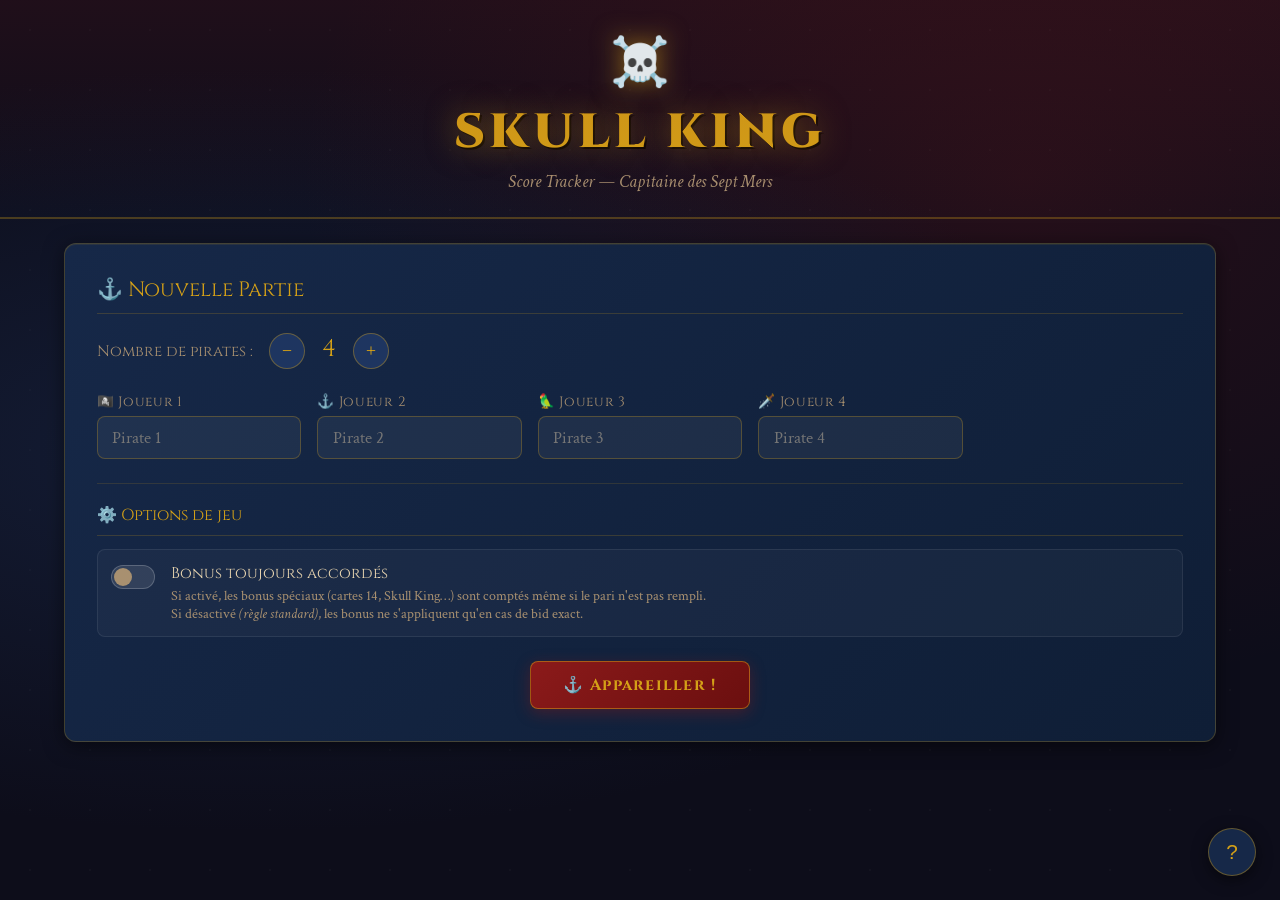
<file: skull-king/skull-king-scorer.html>
<!DOCTYPE html>
<html lang="fr">
<head>
<meta charset="UTF-8">
<meta name="viewport" content="width=device-width, initial-scale=1.0">
<title>Skull King — Score Tracker</title>
<style>
  @import url('https://fonts.googleapis.com/css2?family=Cinzel:wght@400;700;900&family=Crimson+Text:ital,wght@0,400;0,600;1,400&display=swap');

  :root {
    --gold: #d4a017;
    --gold-light: #f0c040;
    --dark: #0d0d1a;
    --navy: #0f1e36;
    --navy-mid: #162848;
    --navy-light: #1e3560;
    --red: #8b1a1a;
    --red-light: #c0392b;
    --text: #e8d5b0;
    --text-dim: #a89070;
    --success: #2ecc71;
    --danger: #e74c3c;
  }

  * { box-sizing: border-box; margin: 0; padding: 0; }

  body {
    background-color: var(--dark);
    background-image:
      radial-gradient(ellipse at 20% 50%, rgba(30,53,96,0.4) 0%, transparent 60%),
      radial-gradient(ellipse at 80% 20%, rgba(139,26,26,0.2) 0%, transparent 50%),
      url("data:image/svg+xml,%3Csvg xmlns='http://www.w3.org/2000/svg' width='60' height='60'%3E%3Cpath d='M0 0h60v60H0z' fill='%230d0d1a'/%3E%3Ccircle cx='30' cy='30' r='1' fill='%23ffffff08'/%3E%3C/svg%3E");
    color: var(--text);
    font-family: 'Crimson Text', Georgia, serif;
    min-height: 100vh;
    font-size: 16px;
  }

  /* ═══ HEADER ═══ */
  header {
    text-align: center;
    padding: 2rem 1rem 1.5rem;
    border-bottom: 2px solid rgba(212,160,23,0.3);
    position: relative;
    overflow: hidden;
  }
  header::before {
    content: '';
    position: absolute; inset: 0;
    background: linear-gradient(180deg, rgba(139,26,26,0.15) 0%, transparent 100%);
    pointer-events: none;
  }
  .skull-icon { font-size: 3rem; display: block; margin-bottom: 0.3rem; filter: drop-shadow(0 0 12px rgba(212,160,23,0.6)); }
  h1 {
    font-family: 'Cinzel', serif;
    font-size: clamp(1.8rem, 5vw, 3rem);
    font-weight: 900;
    color: var(--gold);
    text-shadow: 0 0 30px rgba(212,160,23,0.5), 2px 2px 0 rgba(0,0,0,0.8);
    letter-spacing: 0.1em;
  }
  .subtitle { color: var(--text-dim); font-style: italic; font-size: 1.1rem; margin-top: 0.3rem; }

  /* ═══ LAYOUT ═══ */
  main { max-width: 1200px; margin: 0 auto; padding: 1.5rem; }

  /* ═══ SETUP SCREEN ═══ */
  #setup-screen { display: block; }
  #game-screen { display: none; }

  .card {
    background: linear-gradient(135deg, var(--navy-mid) 0%, var(--navy) 100%);
    border: 1px solid rgba(212,160,23,0.25);
    border-radius: 12px;
    padding: 2rem;
    margin-bottom: 1.5rem;
    box-shadow: 0 4px 20px rgba(0,0,0,0.5), inset 0 1px 0 rgba(212,160,23,0.1);
  }
  .card-title {
    font-family: 'Cinzel', serif;
    font-size: 1.3rem;
    color: var(--gold);
    margin-bottom: 1.2rem;
    padding-bottom: 0.6rem;
    border-bottom: 1px solid rgba(212,160,23,0.2);
    display: flex; align-items: center; gap: 0.6rem;
  }

  /* ═══ SETUP FORM ═══ */
  .setup-grid { display: grid; grid-template-columns: repeat(auto-fill, minmax(200px, 1fr)); gap: 1rem; }
  .player-input-wrap { position: relative; }
  .player-input-wrap label {
    display: block; font-size: 0.85rem; color: var(--text-dim);
    margin-bottom: 0.3rem; font-family: 'Cinzel', serif; letter-spacing: 0.05em;
  }
  .player-input-wrap input {
    width: 100%; padding: 0.6rem 0.9rem;
    background: rgba(255,255,255,0.05);
    border: 1px solid rgba(212,160,23,0.3);
    border-radius: 8px; color: var(--text);
    font-family: 'Crimson Text', serif; font-size: 1.05rem;
    transition: border-color 0.2s, background 0.2s;
    outline: none;
  }
  .player-input-wrap input:focus {
    border-color: var(--gold); background: rgba(212,160,23,0.08);
  }

  .player-count-row { display: flex; align-items: center; gap: 1rem; margin-bottom: 1.5rem; flex-wrap: wrap; }
  .player-count-row label { font-family: 'Cinzel', serif; font-size: 0.95rem; color: var(--text-dim); }
  .count-btns { display: flex; gap: 0.5rem; }
  .count-btn {
    width: 36px; height: 36px; border-radius: 50%;
    background: var(--navy-light); border: 1px solid rgba(212,160,23,0.4);
    color: var(--gold); font-size: 1.3rem; cursor: pointer;
    display: flex; align-items: center; justify-content: center;
    transition: all 0.2s; font-family: 'Cinzel', serif;
  }
  .count-btn:hover { background: rgba(212,160,23,0.2); }
  #player-count-display {
    font-family: 'Cinzel', serif; font-size: 1.5rem; color: var(--gold);
    min-width: 2rem; text-align: center;
  }

  /* ═══ BUTTONS ═══ */
  .btn {
    padding: 0.75rem 2rem; border-radius: 8px; cursor: pointer;
    font-family: 'Cinzel', serif; font-size: 1rem; font-weight: 700;
    letter-spacing: 0.08em; border: none; transition: all 0.2s;
    display: inline-flex; align-items: center; gap: 0.5rem;
  }
  .btn-primary {
    background: linear-gradient(135deg, #8b1a1a, #6b0f0f);
    color: var(--gold);
    border: 1px solid rgba(212,160,23,0.5);
    box-shadow: 0 4px 15px rgba(139,26,26,0.4);
  }
  .btn-primary:hover { background: linear-gradient(135deg, #a02020, #8b1a1a); transform: translateY(-1px); box-shadow: 0 6px 20px rgba(139,26,26,0.5); }
  .btn-secondary {
    background: rgba(255,255,255,0.05);
    color: var(--text-dim); border: 1px solid rgba(255,255,255,0.15);
  }
  .btn-secondary:hover { background: rgba(255,255,255,0.1); color: var(--text); }
  .btn-gold {
    background: linear-gradient(135deg, var(--gold), #b8870e);
    color: var(--dark); border: 1px solid var(--gold-light);
  }
  .btn-gold:hover { background: linear-gradient(135deg, var(--gold-light), var(--gold)); transform: translateY(-1px); }
  .btn-sm { padding: 0.4rem 1rem; font-size: 0.85rem; }

  .action-row { display: flex; gap: 1rem; justify-content: center; flex-wrap: wrap; margin-top: 1.5rem; }

  /* ═══ ROUND HEADER ═══ */
  .round-info-bar {
    display: flex; align-items: center; justify-content: space-between;
    flex-wrap: wrap; gap: 1rem;
    background: linear-gradient(90deg, rgba(139,26,26,0.3), rgba(139,26,26,0.1), rgba(139,26,26,0.3));
    border: 1px solid rgba(139,26,26,0.4);
    border-radius: 10px; padding: 0.9rem 1.5rem; margin-bottom: 1.5rem;
  }
  .round-badge {
    font-family: 'Cinzel', serif; font-size: 1.4rem; font-weight: 900;
    color: var(--gold); text-shadow: 0 0 15px rgba(212,160,23,0.5);
  }
  .round-progress { display: flex; gap: 4px; }
  .round-dot {
    width: 10px; height: 10px; border-radius: 50%;
    background: rgba(255,255,255,0.1); border: 1px solid rgba(255,255,255,0.15);
    transition: all 0.3s;
  }
  .round-dot.done { background: var(--gold); border-color: var(--gold-light); }
  .round-dot.current { background: var(--red-light); border-color: #e74c3c; box-shadow: 0 0 8px rgba(231,76,60,0.6); }

  /* ═══ SCORE TABLE ═══ */
  .score-table-wrap { overflow-x: auto; }
  .score-table {
    width: 100%; border-collapse: collapse; min-width: 600px;
  }
  .score-table th {
    background: rgba(212,160,23,0.1); color: var(--gold);
    font-family: 'Cinzel', serif; font-size: 0.8rem;
    padding: 0.6rem 0.5rem; text-align: center;
    border-bottom: 2px solid rgba(212,160,23,0.3);
    white-space: nowrap;
  }
  .score-table td { padding: 0.5rem; text-align: center; border-bottom: 1px solid rgba(255,255,255,0.05); }
  .score-table tr:hover td { background: rgba(255,255,255,0.03); }
  .player-name-cell {
    text-align: left !important; padding-left: 1rem !important;
    font-weight: 600; white-space: nowrap;
    display: flex; align-items: center; gap: 0.5rem;
  }
  .player-avatar {
    width: 28px; height: 28px; border-radius: 50%;
    display: flex; align-items: center; justify-content: center;
    font-size: 0.9rem; flex-shrink: 0;
  }
  .score-chip {
    display: inline-block; padding: 0.2rem 0.5rem;
    border-radius: 6px; font-size: 0.9rem; font-weight: 600;
    min-width: 45px;
  }
  .score-chip.positive { background: rgba(46,204,113,0.2); color: var(--success); }
  .score-chip.negative { background: rgba(231,76,60,0.2); color: var(--danger); }
  .score-chip.zero { background: rgba(255,255,255,0.08); color: var(--text-dim); }
  .total-cell {
    font-family: 'Cinzel', serif; font-size: 1.1rem; font-weight: 700;
  }
  .leader-row td { background: rgba(212,160,23,0.06) !important; }

  /* ═══ ROUND ENTRY ═══ */
  .entry-grid {
    display: grid;
    grid-template-columns: repeat(auto-fill, minmax(260px, 1fr));
    gap: 1rem;
  }
  .player-entry-card {
    background: rgba(255,255,255,0.03);
    border: 1px solid rgba(255,255,255,0.1);
    border-radius: 10px; padding: 1.1rem;
    transition: border-color 0.2s;
  }
  .player-entry-card:hover { border-color: rgba(212,160,23,0.3); }
  .player-entry-card.completed { border-color: rgba(46,204,113,0.3); background: rgba(46,204,113,0.04); }
  .entry-player-name {
    font-family: 'Cinzel', serif; font-size: 1rem; font-weight: 700;
    color: var(--gold); margin-bottom: 0.9rem;
    display: flex; align-items: center; gap: 0.5rem;
  }
  .entry-fields { display: grid; grid-template-columns: 1fr 1fr; gap: 0.7rem; margin-bottom: 0.7rem; }
  .field-group label {
    display: block; font-size: 0.8rem; color: var(--text-dim);
    margin-bottom: 0.25rem; font-family: 'Cinzel', serif; letter-spacing: 0.04em;
  }
  .num-input {
    width: 100%; padding: 0.5rem 0.4rem;
    background: rgba(255,255,255,0.06);
    border: 1px solid rgba(255,255,255,0.15);
    border-radius: 7px; color: var(--text); text-align: center;
    font-size: 1.2rem; font-family: 'Cinzel', serif; font-weight: 700;
    outline: none; transition: all 0.2s;
    -moz-appearance: textfield;
  }
  .num-input::-webkit-outer-spin-button, .num-input::-webkit-inner-spin-button { -webkit-appearance: none; }
  .num-input:focus { border-color: var(--gold); background: rgba(212,160,23,0.08); }

  /* Stepper */
  .stepper { display: flex; align-items: center; gap: 0; }
  .stepper-btn {
    width: 28px; height: 36px;
    background: rgba(255,255,255,0.06); border: 1px solid rgba(255,255,255,0.15);
    color: var(--text-dim); font-size: 1.1rem; cursor: pointer;
    display: flex; align-items: center; justify-content: center;
    transition: all 0.15s; flex-shrink: 0;
  }
  .stepper-btn:first-child { border-radius: 7px 0 0 7px; border-right: none; }
  .stepper-btn:last-child { border-radius: 0 7px 7px 0; border-left: none; }
  .stepper-btn:hover { background: rgba(212,160,23,0.2); color: var(--gold); }
  .stepper .num-input { border-radius: 0; border-left: 1px solid rgba(255,255,255,0.15); border-right: 1px solid rgba(255,255,255,0.15); }

  /* Bonus section */
  .bonus-section { margin-top: 0.5rem; }
  .bonus-toggle {
    width: 100%; padding: 0.35rem; background: none; border: 1px dashed rgba(212,160,23,0.2);
    border-radius: 6px; color: var(--text-dim); font-size: 0.8rem; cursor: pointer;
    font-family: 'Crimson Text', serif; transition: all 0.2s;
  }
  .bonus-toggle:hover { border-color: rgba(212,160,23,0.5); color: var(--gold); }
  .bonus-fields { display: none; margin-top: 0.6rem; }
  .bonus-fields.open { display: block; }
  .bonus-item { display: flex; align-items: center; justify-content: space-between; margin-bottom: 0.4rem; }
  .bonus-item label { font-size: 0.8rem; color: var(--text-dim); flex: 1; }
  .bonus-item .num-input { width: 55px; border-radius: 6px; padding: 0.3rem; font-size: 1rem; }
  .bonus-badge { font-size: 0.7rem; color: var(--gold); font-style: italic; margin-left: 0.3rem; }

  /* Preview score */
  .score-preview {
    margin-top: 0.7rem; padding: 0.5rem;
    background: rgba(255,255,255,0.04); border-radius: 6px;
    text-align: center; font-family: 'Cinzel', serif;
    font-size: 0.85rem;
  }
  .score-preview .preview-val { font-size: 1.3rem; font-weight: 700; }

  /* ═══ TOTALS BAR ═══ */
  .totals-bar {
    display: flex; gap: 0.7rem; flex-wrap: wrap;
    justify-content: center; margin-bottom: 1.5rem;
  }
  .total-pill {
    background: linear-gradient(135deg, var(--navy-mid), var(--navy));
    border: 1px solid rgba(212,160,23,0.25); border-radius: 30px;
    padding: 0.4rem 1rem; display: flex; align-items: center; gap: 0.5rem;
    transition: all 0.3s;
  }
  .total-pill.leader {
    border-color: var(--gold); background: linear-gradient(135deg, rgba(212,160,23,0.2), rgba(139,26,26,0.2));
    box-shadow: 0 0 15px rgba(212,160,23,0.3);
  }
  .total-pill .pill-name { font-family: 'Cinzel', serif; font-size: 0.85rem; color: var(--text-dim); }
  .total-pill .pill-score { font-family: 'Cinzel', serif; font-size: 1.1rem; font-weight: 700; color: var(--gold); }
  .crown { font-size: 0.9rem; }

  /* ═══ GAME OVER ═══ */
  #gameover-screen { display: none; }
  .podium { display: flex; flex-direction: column; gap: 0.8rem; align-items: center; }
  .podium-item {
    width: 100%; max-width: 400px;
    padding: 1rem 1.5rem; border-radius: 10px;
    display: flex; align-items: center; gap: 1rem;
    border: 1px solid rgba(255,255,255,0.1);
  }
  .podium-item:nth-child(1) {
    background: linear-gradient(135deg, rgba(212,160,23,0.3), rgba(212,160,23,0.1));
    border-color: var(--gold); box-shadow: 0 0 25px rgba(212,160,23,0.3);
  }
  .podium-item:nth-child(2) {
    background: linear-gradient(135deg, rgba(192,192,192,0.15), rgba(192,192,192,0.05));
    border-color: #aaa;
  }
  .podium-item:nth-child(3) {
    background: linear-gradient(135deg, rgba(205,127,50,0.15), rgba(205,127,50,0.05));
    border-color: #cd7f32;
  }
  .podium-rank { font-family: 'Cinzel', serif; font-size: 1.8rem; font-weight: 900; min-width: 2rem; }
  .podium-name { font-family: 'Cinzel', serif; font-size: 1.1rem; flex: 1; }
  .podium-score { font-family: 'Cinzel', serif; font-size: 1.3rem; font-weight: 700; color: var(--gold); }

  /* ═══ SCORE HISTORY ═══ */
  .history-table { width: 100%; border-collapse: collapse; font-size: 0.9rem; }
  .history-table th, .history-table td { padding: 0.4rem 0.5rem; border: 1px solid rgba(255,255,255,0.07); text-align: center; }
  .history-table th { background: rgba(212,160,23,0.1); font-family: 'Cinzel', serif; font-size: 0.75rem; color: var(--gold); }
  .history-table .r-num { color: var(--text-dim); font-size: 0.8rem; }
  .cell-pos { color: var(--success); }
  .cell-neg { color: var(--danger); }

  /* ═══ TOOLTIP / RULES ═══ */
  .rules-toggle {
    position: fixed; bottom: 1.5rem; right: 1.5rem;
    width: 48px; height: 48px; border-radius: 50%;
    background: var(--navy-mid); border: 1px solid rgba(212,160,23,0.4);
    color: var(--gold); font-size: 1.3rem; cursor: pointer;
    display: flex; align-items: center; justify-content: center;
    box-shadow: 0 4px 15px rgba(0,0,0,0.5);
    transition: all 0.2s; z-index: 100;
  }
  .rules-toggle:hover { background: rgba(212,160,23,0.2); }
  .rules-panel {
    position: fixed; bottom: 4.5rem; right: 1.5rem;
    width: 300px; max-height: 70vh; overflow-y: auto;
    background: var(--navy); border: 1px solid rgba(212,160,23,0.3);
    border-radius: 12px; padding: 1.2rem;
    box-shadow: 0 8px 30px rgba(0,0,0,0.7); z-index: 99;
    display: none;
  }
  .rules-panel.open { display: block; }
  .rules-panel h3 { font-family: 'Cinzel', serif; color: var(--gold); margin-bottom: 0.8rem; font-size: 1rem; }
  .rule-row { margin-bottom: 0.6rem; font-size: 0.88rem; line-height: 1.4; padding-bottom: 0.6rem; border-bottom: 1px solid rgba(255,255,255,0.06); }
  .rule-row:last-child { border: none; }
  .rule-val { color: var(--gold); font-weight: 600; }

  /* ═══ RESPONSIVE ═══ */
  @media (max-width: 600px) {
    main { padding: 1rem 0.7rem; }
    .card { padding: 1.2rem; }
    .entry-fields { grid-template-columns: 1fr 1fr; }
  }

  /* ═══ OPTION TOGGLE ═══ */
  .option-toggle-row {
    display: flex; align-items: flex-start; gap: 1rem; cursor: pointer;
    padding: 0.8rem; border-radius: 8px; border: 1px solid rgba(255,255,255,0.08);
    background: rgba(255,255,255,0.03); transition: background 0.2s;
    user-select: none;
  }
  .option-toggle-row:hover { background: rgba(212,160,23,0.07); }
  .toggle-track {
    flex-shrink: 0; width: 44px; height: 24px; border-radius: 12px;
    background: rgba(255,255,255,0.1); border: 1px solid rgba(255,255,255,0.2);
    position: relative; transition: background 0.3s;
    margin-top: 2px;
  }
  .toggle-track.on { background: rgba(46,204,113,0.5); border-color: var(--success); }
  .toggle-thumb {
    position: absolute; top: 2px; left: 2px;
    width: 18px; height: 18px; border-radius: 50%;
    background: var(--text-dim); transition: all 0.3s;
  }
  .toggle-track.on .toggle-thumb { left: 22px; background: var(--success); }

  /* Option badge in game screen */
  .option-badge {
    font-size: 0.75rem; padding: 0.2rem 0.6rem; border-radius: 20px;
    border: 1px solid; font-family: 'Cinzel', serif;
  }
  .option-badge.active { color: var(--success); border-color: rgba(46,204,113,0.4); background: rgba(46,204,113,0.1); }
  .option-badge.inactive { color: var(--text-dim); border-color: rgba(255,255,255,0.15); background: rgba(255,255,255,0.05); }

  /* Animations */
  @keyframes fadeIn { from { opacity: 0; transform: translateY(10px); } to { opacity: 1; transform: translateY(0); } }
  .fade-in { animation: fadeIn 0.3s ease; }
  @keyframes pulse-gold { 0%,100% { box-shadow: 0 0 15px rgba(212,160,23,0.3); } 50% { box-shadow: 0 0 25px rgba(212,160,23,0.6); } }
</style>
</head>
<body>

<header>
  <span class="skull-icon">☠️</span>
  <h1>SKULL KING</h1>
  <div class="subtitle">Score Tracker — Capitaine des Sept Mers</div>
</header>

<main>

<!-- ═══ SETUP SCREEN ═══ -->
<div id="setup-screen">
  <div class="card">
    <div class="card-title">⚓ Nouvelle Partie</div>

    <div class="player-count-row">
      <label>Nombre de pirates :</label>
      <div class="count-btns">
        <button class="count-btn" onclick="changeCount(-1)">−</button>
        <span id="player-count-display">4</span>
        <button class="count-btn" onclick="changeCount(1)">+</button>
      </div>
    </div>

    <div class="setup-grid" id="player-inputs">
    </div>

    <div style="margin-top:1.5rem;padding-top:1.2rem;border-top:1px solid rgba(212,160,23,0.15);">
      <div class="card-title" style="font-size:1rem;margin-bottom:0.8rem;">⚙️ Options de jeu</div>
      <label class="option-toggle-row" onclick="toggleBonusOption()">
        <div class="toggle-track" id="bonus-toggle-track">
          <div class="toggle-thumb" id="bonus-toggle-thumb"></div>
        </div>
        <div>
          <div style="font-family:'Cinzel',serif;font-size:0.95rem;color:var(--text);">Bonus toujours accordés</div>
          <div style="font-size:0.85rem;color:var(--text-dim);margin-top:0.2rem;">
            Si activé, les bonus spéciaux (cartes 14, Skull King…) sont comptés même si le pari n'est pas rempli.<br>
            Si désactivé <em>(règle standard)</em>, les bonus ne s'appliquent qu'en cas de bid exact.
          </div>
        </div>
      </label>
    </div>

    <div class="action-row">
      <button class="btn btn-primary" onclick="startGame()">⚓ Appareiller !</button>
    </div>
  </div>
</div>

<!-- ═══ GAME SCREEN ═══ -->
<div id="game-screen">

  <!-- Round info bar -->
  <div class="round-info-bar">
    <div class="round-badge" id="round-badge">MANCHE 1 / 10</div>
    <div style="display:flex;align-items:center;gap:0.6rem;flex-wrap:wrap;">
      <div class="round-progress" id="round-progress"></div>
      <span class="option-badge" id="bonus-mode-badge"></span>
    </div>
    <button class="btn btn-secondary btn-sm" onclick="confirmRestart()">↩ Recommencer</button>
  </div>

  <!-- Totals bar -->
  <div class="totals-bar" id="totals-bar"></div>

  <!-- Entry form -->
  <div class="card fade-in" id="entry-card">
    <div class="card-title">🎯 Saisie — <span id="entry-round-label"></span></div>
    <div class="entry-grid" id="entry-grid"></div>
    <div class="action-row">
      <button class="btn btn-secondary" onclick="prevRound()" id="btn-prev">← Manche préc.</button>
      <button class="btn btn-gold" onclick="validateRound()">Valider la manche →</button>
    </div>
  </div>

  <!-- Score history table -->
  <div class="card" id="history-card" style="display:none">
    <div class="card-title">📜 Historique</div>
    <div class="score-table-wrap">
      <table class="history-table" id="history-table"></table>
    </div>
  </div>

</div>

<!-- ═══ GAME OVER SCREEN ═══ -->
<div id="gameover-screen">
  <div class="card" style="text-align:center">
    <div style="font-size:3rem;margin-bottom:0.5rem">🏴‍☠️</div>
    <div class="card-title" style="justify-content:center;font-size:1.8rem">FIN DE PARTIE</div>
    <div id="winner-text" style="font-size:1.2rem;color:var(--text-dim);margin-bottom:2rem;font-style:italic"></div>
    <div class="podium" id="podium"></div>
    <div class="action-row" style="margin-top:2rem">
      <button class="btn btn-primary" onclick="confirmRestart()">⚓ Nouvelle Partie</button>
    </div>
  </div>
  <div class="card">
    <div class="card-title">📜 Tableau des scores complet</div>
    <div class="score-table-wrap">
      <table class="history-table" id="final-history-table"></table>
    </div>
  </div>
</div>

</main>

<!-- Rules panel -->
<button class="rules-toggle" onclick="toggleRules()" title="Règles de scoring">?</button>
<div class="rules-panel" id="rules-panel">
  <h3>⚓ Règles de Scoring</h3>
  <div class="rule-row">
    <strong>Bid exact (≥1)</strong><br>
    <span class="rule-val">+20 pts × nombre de plis misés</span>
  </div>
  <div class="rule-row">
    <strong>Bid raté</strong><br>
    <span class="rule-val">−10 pts × écart</span> (over ou under)
  </div>
  <div class="rule-row">
    <strong>Bid 0 réussi</strong><br>
    <span class="rule-val">+10 × numéro de manche</span>
  </div>
  <div class="rule-row">
    <strong>Bid 0 raté</strong><br>
    <span class="rule-val">−10 × numéro de manche</span>
  </div>
  <div class="rule-row">
    <strong>🎯 Bonus (par défaut : si bid exact)</strong><br>
    Skull King capture Pirates : <span class="rule-val">+30/pirate</span><br>
    Sirène capture Skull King : <span class="rule-val">+40</span><br>
    Pirate capture Sirène : <span class="rule-val">+20/sirène</span><br>
    14 vert/jaune/violet capturé : <span class="rule-val">+10/carte</span><br>
    14 noir capturé : <span class="rule-val">+20</span><br>
    <em style="font-size:0.8rem;color:var(--text-dim)">Option "Bonus toujours actifs" : bonus accordés même si pari raté.</em>
  </div>
  <div class="rule-row">
    <strong>10 manches</strong> — Le capitaine avec le plus de points gagne !
  </div>
</div>

<script>
// ═══ STATE ═══
let players = [];
let currentRound = 1;
const MAX_ROUNDS = 10;
let roundData = [];
let tempData = {};
let bonusAlways = false; // Option: bonus même si bid raté

const AVATARS = ['🏴‍☠️','⚓','🦜','🗡️','🧭','💀','🌊','🐙'];
const COLORS = ['#d4a017','#e74c3c','#2ecc71','#3498db','#9b59b6','#f39c12','#1abc9c','#e67e22'];

// ═══ SETUP ═══
let playerCount = 4;

function changeCount(d) {
  playerCount = Math.max(2, Math.min(8, playerCount + d));
  document.getElementById('player-count-display').textContent = playerCount;
  renderSetupInputs();
}

function renderSetupInputs() {
  const grid = document.getElementById('player-inputs');
  const existing = [...grid.querySelectorAll('input')].map(i => i.value);
  grid.innerHTML = '';
  for (let i = 0; i < playerCount; i++) {
    const wrap = document.createElement('div');
    wrap.className = 'player-input-wrap';
    wrap.innerHTML = `
      <label>${AVATARS[i]} Joueur ${i+1}</label>
      <input type="text" placeholder="Pirate ${i+1}" value="${existing[i] || ''}" maxlength="20" />
    `;
    grid.appendChild(wrap);
  }
}

function toggleBonusOption() {
  bonusAlways = !bonusAlways;
  const track = document.getElementById('bonus-toggle-track');
  track.classList.toggle('on', bonusAlways);
}

function startGame() {
  const inputs = document.querySelectorAll('#player-inputs input');
  players = [...inputs].map((inp, i) => inp.value.trim() || `Pirate ${i+1}`);
  roundData = [];
  currentRound = 1;
  initTempData();
  document.getElementById('setup-screen').style.display = 'none';
  document.getElementById('game-screen').style.display = 'block';
  document.getElementById('gameover-screen').style.display = 'none';
  renderRoundProgress();
  renderTotalsBar();
  renderEntryForm();
  updateHistoryTable();
}

function initTempData() {
  tempData = {};
  players.forEach((p, i) => {
    tempData[i] = { bid: 0, won: 0, sk_pirates: 0, mermaid_sk: 0, pirate_mermaid: 0, c14_color: 0, c14_black: 0 };
  });
}

// ═══ SCORING ═══
function computeScore(bid, won, roundNum, bonus) {
  let score = 0;
  if (bid === 0) {
    score = (won === 0) ? 10 * roundNum : -10 * roundNum;
    if (bonusAlways && bonus) score += bonus;
  } else {
    if (won === bid) {
      score = 20 * bid + bonus;
    } else {
      score = -10 * Math.abs(won - bid);
      if (bonusAlways && bonus) score += bonus;
    }
  }
  return score;
}

function computeBonus(d) {
  return (d.sk_pirates * 30) + (d.mermaid_sk * 40) + (d.pirate_mermaid * 20) + (d.c14_color * 10) + (d.c14_black * 20);
}

function getTotal(playerIdx) {
  let total = 0;
  roundData.forEach(round => {
    if (round[playerIdx] !== undefined) total += round[playerIdx].score;
  });
  return total;
}

// ═══ RENDER ═══
function renderRoundProgress() {
  const bar = document.getElementById('round-progress');
  bar.innerHTML = '';
  for (let r = 1; r <= MAX_ROUNDS; r++) {
    const dot = document.createElement('div');
    dot.className = 'round-dot' + (r < currentRound ? ' done' : r === currentRound ? ' current' : '');
    bar.appendChild(dot);
  }
  document.getElementById('round-badge').textContent = `MANCHE ${currentRound} / ${MAX_ROUNDS}`;
  const badge = document.getElementById('bonus-mode-badge');
  if (bonusAlways) {
    badge.className = 'option-badge active';
    badge.textContent = '🎯 Bonus toujours actifs';
  } else {
    badge.className = 'option-badge inactive';
    badge.textContent = '🎯 Bonus si bid exact';
  }
}

function renderTotalsBar() {
  const bar = document.getElementById('totals-bar');
  const scores = players.map((p, i) => ({ name: p, score: getTotal(i), idx: i }));
  const maxScore = Math.max(...scores.map(s => s.score));
  bar.innerHTML = '';
  // Sort by score desc for display
  [...scores].sort((a,b) => b.score - a.score).forEach(s => {
    const pill = document.createElement('div');
    const isLeader = scores.length > 1 && s.score === maxScore;
    pill.className = 'total-pill' + (isLeader ? ' leader' : '');
    pill.innerHTML = `
      ${isLeader ? '<span class="crown">👑</span>' : `<span style="font-size:1rem">${AVATARS[s.idx]}</span>`}
      <span class="pill-name">${s.name}</span>
      <span class="pill-score" style="color:${s.score < 0 ? 'var(--danger)' : 'var(--gold)'}">
        ${s.score > 0 ? '+' : ''}${s.score}
      </span>
    `;
    bar.appendChild(pill);
  });
}

function renderEntryForm() {
  const label = document.getElementById('entry-round-label');
  label.textContent = `Manche ${currentRound} (${currentRound} pli${currentRound>1?'s':''})`;

  const grid = document.getElementById('entry-grid');
  grid.innerHTML = '';

  players.forEach((name, i) => {
    const d = tempData[i];
    const div = document.createElement('div');
    div.className = 'player-entry-card';
    div.id = `entry-card-${i}`;
    div.innerHTML = `
      <div class="entry-player-name">
        <span style="font-size:1.2rem">${AVATARS[i]}</span>
        ${name}
      </div>
      <div class="entry-fields">
        <div class="field-group">
          <label>Annonce (bid)</label>
          <div class="stepper">
            <button class="stepper-btn" onclick="stepVal(${i},'bid',-1)">−</button>
            <input class="num-input" type="number" min="0" max="${currentRound}" id="bid-${i}" value="${d.bid}" onchange="onFieldChange(${i})" oninput="onFieldChange(${i})">
            <button class="stepper-btn" onclick="stepVal(${i},'bid',1)">+</button>
          </div>
        </div>
        <div class="field-group">
          <label>Plis remportés</label>
          <div class="stepper">
            <button class="stepper-btn" onclick="stepVal(${i},'won',-1)">−</button>
            <input class="num-input" type="number" min="0" max="${currentRound}" id="won-${i}" value="${d.won}" onchange="onFieldChange(${i})" oninput="onFieldChange(${i})">
            <button class="stepper-btn" onclick="stepVal(${i},'won',1)">+</button>
          </div>
        </div>
      </div>
      <div class="bonus-section">
        <button class="bonus-toggle" onclick="toggleBonus(${i})">🎯 Bonus spéciaux ▼</button>
        <div class="bonus-fields" id="bonus-${i}">
          <div class="bonus-item">
            <label>☠️ Pirates capturés par Skull King <span class="bonus-badge">×30 pts</span></label>
            <input class="num-input" type="number" min="0" max="5" id="skp-${i}" value="${d.sk_pirates}" onchange="onFieldChange(${i})" oninput="onFieldChange(${i})">
          </div>
          <div class="bonus-item">
            <label>🧜 Sirène capture Skull King <span class="bonus-badge">+40 pts</span></label>
            <input class="num-input" type="number" min="0" max="1" id="msk-${i}" value="${d.mermaid_sk}" onchange="onFieldChange(${i})" oninput="onFieldChange(${i})">
          </div>
          <div class="bonus-item">
            <label>⚔️ Pirates capturent Sirènes <span class="bonus-badge">×20 pts</span></label>
            <input class="num-input" type="number" min="0" max="2" id="pm-${i}" value="${d.pirate_mermaid}" onchange="onFieldChange(${i})" oninput="onFieldChange(${i})">
          </div>
          <div style="border-top:1px dashed rgba(255,255,255,0.08);margin:0.5rem 0;"></div>
          <div class="bonus-item">
            <label>🟢🟡🟣 Cartes 14 couleur capturées <span class="bonus-badge">×10 pts</span></label>
            <input class="num-input" type="number" min="0" max="3" id="c14col-${i}" value="${d.c14_color}" onchange="onFieldChange(${i})" oninput="onFieldChange(${i})">
          </div>
          <div class="bonus-item">
            <label>⚫ Carte 14 noire capturée <span class="bonus-badge">+20 pts</span></label>
            <input class="num-input" type="number" min="0" max="1" id="c14blk-${i}" value="${d.c14_black}" onchange="onFieldChange(${i})" oninput="onFieldChange(${i})">
          </div>
        </div>
      </div>
      <div class="score-preview" id="preview-${i}"></div>
    `;
    grid.appendChild(div);
    updatePreview(i);
  });

  // Show/hide prev button
  document.getElementById('btn-prev').style.display = currentRound > 1 ? 'inline-flex' : 'none';

  // Show history if we have data
  document.getElementById('history-card').style.display = roundData.length > 0 ? 'block' : 'none';
}

function stepVal(playerIdx, field, delta) {
  const inputId = field === 'bid' ? `bid-${playerIdx}` : `won-${playerIdx}`;
  const input = document.getElementById(inputId);
  let val = parseInt(input.value) || 0;
  val = Math.max(0, Math.min(currentRound, val + delta));
  input.value = val;
  onFieldChange(playerIdx);
}

function onFieldChange(playerIdx) {
  const bid = parseInt(document.getElementById(`bid-${playerIdx}`).value) || 0;
  const won = parseInt(document.getElementById(`won-${playerIdx}`).value) || 0;
  const skp = parseInt(document.getElementById(`skp-${playerIdx}`).value) || 0;
  const msk = parseInt(document.getElementById(`msk-${playerIdx}`).value) || 0;
  const pm = parseInt(document.getElementById(`pm-${playerIdx}`).value) || 0;
  const c14col = parseInt(document.getElementById(`c14col-${playerIdx}`).value) || 0;
  const c14blk = parseInt(document.getElementById(`c14blk-${playerIdx}`).value) || 0;
  tempData[playerIdx] = { bid, won, sk_pirates: skp, mermaid_sk: msk, pirate_mermaid: pm, c14_color: c14col, c14_black: c14blk };
  updatePreview(playerIdx);
}

function updatePreview(playerIdx) {
  const d = tempData[playerIdx];
  const bonus = computeBonus(d);
  const score = computeScore(d.bid, d.won, currentRound, bonus);
  const prev = document.getElementById(`preview-${playerIdx}`);
  const color = score > 0 ? 'var(--success)' : score < 0 ? 'var(--danger)' : 'var(--text-dim)';
  const bidExact = d.bid > 0 && d.bid === d.won;
  const bonusApplied = bonus > 0 && (bidExact || bonusAlways);
  let detail = '';
  if (bonusApplied) detail = ` (+${bonus} bonus)`;
  else if (bonus > 0 && !bidExact) detail = ` <span style="color:var(--text-dim);font-size:0.8rem">(+${bonus} bonus ignoré)</span>`;
  prev.innerHTML = `Score cette manche : <span class="preview-val" style="color:${color}">${score > 0 ? '+' : ''}${score}</span>${detail}`;
}

function toggleBonus(playerIdx) {
  const bf = document.getElementById(`bonus-${playerIdx}`);
  bf.classList.toggle('open');
}

function validateRound() {
  const roundScores = {};
  players.forEach((p, i) => {
    const d = tempData[i];
    const bonus = computeBonus(d);
    const score = computeScore(d.bid, d.won, currentRound, bonus);
    roundScores[i] = { bid: d.bid, won: d.won, bonus, score };
  });

  // If editing a past round, replace; else push
  if (roundData[currentRound - 1]) {
    roundData[currentRound - 1] = roundScores;
  } else {
    roundData.push(roundScores);
  }

  if (currentRound === MAX_ROUNDS) {
    showGameOver();
  } else {
    currentRound++;
    initTempData();
    renderRoundProgress();
    renderTotalsBar();
    renderEntryForm();
    updateHistoryTable();
    window.scrollTo({ top: 0, behavior: 'smooth' });
  }
}

function prevRound() {
  if (currentRound <= 1) return;
  // Save current if not saved yet, discard
  currentRound--;
  // Load previous round data into tempData
  const prev = roundData[currentRound - 1];
  if (prev) {
    players.forEach((p, i) => {
      const d = prev[i];
      tempData[i] = { bid: d.bid, won: d.won, sk_pirates: d.bonus / 30 | 0, mermaid_sk: 0, pirate_mermaid: 0 };
      // Re-derive bonus breakdown isn't perfectly reversible, just reset
      tempData[i] = { bid: d.bid, won: d.won, sk_pirates: 0, mermaid_sk: 0, pirate_mermaid: 0 };
    });
    // Remove that round from data so it can be re-entered
    roundData.splice(currentRound - 1, 1);
  }
  renderRoundProgress();
  renderTotalsBar();
  renderEntryForm();
  updateHistoryTable();
}

// ═══ HISTORY TABLE ═══
function updateHistoryTable() {
  renderHistoryTable('history-table');
  document.getElementById('history-card').style.display = roundData.length > 0 ? 'block' : 'none';
}

function renderHistoryTable(tableId) {
  const table = document.getElementById(tableId);
  if (!table) return;
  table.innerHTML = '';

  // Header
  const thead = table.createTHead();
  const hrow = thead.insertRow();
  const th0 = document.createElement('th'); th0.textContent = 'M'; hrow.appendChild(th0);
  players.forEach(p => {
    const th = document.createElement('th');
    th.textContent = p;
    hrow.appendChild(th);
  });
  const thTot = document.createElement('th');
  hrow.appendChild(thTot); // spacer

  const tbody = table.createTBody();

  // Running totals
  const running = players.map(() => 0);

  roundData.forEach((round, ri) => {
    const row = tbody.insertRow();
    const td0 = row.insertCell(); td0.className = 'r-num'; td0.textContent = `M${ri+1}`;
    players.forEach((p, pi) => {
      const cell = round[pi];
      const td = row.insertCell();
      running[pi] += cell.score;
      const s = cell.score;
      td.className = s > 0 ? 'cell-pos' : s < 0 ? 'cell-neg' : '';
      td.innerHTML = `<span title="Bid:${cell.bid} Won:${cell.won}">${s > 0 ? '+' : ''}${s}</span>`;
    });
    row.insertCell();
  });

  // Totals row
  if (roundData.length > 0) {
    const totRow = tbody.insertRow();
    totRow.style.borderTop = '2px solid rgba(212,160,23,0.3)';
    const tdLabel = totRow.insertCell();
    tdLabel.innerHTML = '<strong style="color:var(--gold);font-family:Cinzel,serif;font-size:0.8rem">TOTAL</strong>';
    players.forEach((p, pi) => {
      const td = totRow.insertCell();
      const s = running[pi];
      td.style.fontFamily = 'Cinzel,serif';
      td.style.fontWeight = '700';
      td.style.color = s < 0 ? 'var(--danger)' : 'var(--gold)';
      td.textContent = `${s > 0 ? '+' : ''}${s}`;
    });
    totRow.insertCell();
  }
}

// ═══ GAME OVER ═══
function showGameOver() {
  renderTotalsBar();
  document.getElementById('game-screen').style.display = 'none';
  document.getElementById('gameover-screen').style.display = 'block';

  const scores = players.map((name, i) => ({ name, score: getTotal(i), idx: i }));
  scores.sort((a, b) => b.score - a.score);

  const winner = scores[0];
  document.getElementById('winner-text').textContent =
    `${AVATARS[winner.idx]} ${winner.name} est le Capitaine des Sept Mers !`;

  const podium = document.getElementById('podium');
  podium.innerHTML = '';
  const medals = ['🥇','🥈','🥉'];
  scores.forEach((s, ri) => {
    const div = document.createElement('div');
    div.className = 'podium-item fade-in';
    div.innerHTML = `
      <span class="podium-rank">${medals[ri] || ri+1}</span>
      <span style="font-size:1.5rem">${AVATARS[s.idx]}</span>
      <span class="podium-name">${s.name}</span>
      <span class="podium-score">${s.score > 0 ? '+' : ''}${s.score}</span>
    `;
    podium.appendChild(div);
  });

  renderHistoryTable('final-history-table');
  window.scrollTo({ top: 0, behavior: 'smooth' });
}

// ═══ UTILS ═══
function confirmRestart() {
  if (confirm('Recommencer une nouvelle partie ?')) {
    document.getElementById('game-screen').style.display = 'none';
    document.getElementById('gameover-screen').style.display = 'none';
    document.getElementById('setup-screen').style.display = 'block';
    renderSetupInputs();
  }
}

function toggleRules() {
  document.getElementById('rules-panel').classList.toggle('open');
}

// ═══ INIT ═══
renderSetupInputs();
</script>
</body>
</html>
</file>
<file: shared/glass.css>
/* ============================================================
   GameScorer — Liquid Glass material
   Linked by every page (hub + games), before the page's own
   <style>. Gives the moving color field, the glass surface
   tokens, spring easings and the rolling-digit helper style.

   Each page themes it on :root:
     --field-base             dark ground color
     --field-1/2/3            the three glows of the color field
     --tint / --on-tint       accent fill and the text on it
   and adds <div class="gs-field"><i></i><i></i><i></i></div> as the first body child.

   Rule of thumb: blur only big surfaces (cards, bars, sheets).
   Small controls inside them use plain translucent fills, so
   glass never stacks on glass.
   ============================================================ */

:root {
  --ui: ui-rounded, 'SF Pro Rounded', -apple-system, BlinkMacSystemFont, system-ui, 'Segoe UI', sans-serif;
  --ink: #fff;
  --ink-2: rgba(255,255,255,0.74);
  --ink-3: rgba(255,255,255,0.5);
  --glass-fill: rgba(255,255,255,0.12);
  --glass-fill-strong: rgba(255,255,255,0.22);
  --glass-edge: rgba(255,255,255,0.22);
  --glass-hi: rgba(255,255,255,0.4);
  --glass-blur: blur(24px) saturate(170%);
  --glass-shadow: inset 0 1px 0 var(--glass-hi), 0 10px 30px rgba(0,0,0,0.18);
  --control: rgba(255,255,255,0.1);
  --control-on: rgba(255,255,255,0.92);
  --positive: #69db7c;
  --negative: #ff8787;
  --spring: cubic-bezier(0.2, 0.9, 0.3, 1.15);
  --bounce: cubic-bezier(0.3, 1.6, 0.5, 1);
}
@supports (transition-timing-function: linear(0, 1)) {
  :root {
    /* critically-damped-ish spring, and a bouncier one for celebratory pops */
    --spring: linear(0, 0.006, 0.025 2.8%, 0.101 6.1%, 0.539 18.9%, 0.721 25.3%, 0.849 31.5%, 0.937 38.1%, 0.968 41.8%, 0.991 45.7%, 1.006 50.1%, 1.015 55%, 1.017 63.9%, 1.001 85.9%, 1);
    --bounce: linear(0, 0.2 6%, 0.65 14%, 1.08 25%, 1.16 31%, 1.1 38%, 0.98 50%, 0.97 58%, 1.005 75%, 1);
  }
}

html {
  background: var(--field-base, #111);
  color-scheme: dark;
  font-synthesis: none;            /* never fake a bold or italic the font doesn't ship */
  text-rendering: optimizeLegibility;
  -webkit-font-smoothing: antialiased;
}
h1, h2, h3 { text-wrap: balance; }

/* ── COLOR FIELD ──
   Three glows (<i> children of .gs-field) drift on their own slow loops.
   Durations don't share a rhythm (26 / 33 / 41 s) so the field never
   visibly repeats. Only `transform` animates, so it stays on the GPU.
   On a screen change GS.shiftField moves all three via `translate`
   (independent of the drift) to a new spot. */
.gs-field { position: fixed; inset: 0; z-index: -1; overflow: hidden; pointer-events: none; background: var(--field-base); }
.gs-field i {
  position: absolute;
  width: 95vmax;
  height: 95vmax;
  border-radius: 50%;
  background: radial-gradient(closest-side, var(--c), transparent);
  opacity: 0.95;
  will-change: transform;
  translate: var(--fx, 0%) var(--fy, 0%);
  transition: translate 1.8s cubic-bezier(0.2, 0.8, 0.2, 1);
  animation: field-in 1.6s cubic-bezier(0.2, 0.8, 0.2, 1) backwards, var(--drift) ease-in-out infinite alternate;
}
.gs-field i:nth-child(1) { --c: var(--field-1); left: -38vmax; top: -40vmax; --drift: drift-1 26s; }
.gs-field i:nth-child(2) { --c: var(--field-2); right: -44vmax; top: -8vmax; --drift: drift-2 33s; }
.gs-field i:nth-child(3) { --c: var(--field-3); left: -22vmax; bottom: -55vmax; --drift: drift-3 41s; }
@keyframes drift-1 { 50% { transform: translate(18vmax, 14vmax) scale(1.12); } 100% { transform: translate(6vmax, 26vmax) scale(0.94); } }
@keyframes drift-2 { 50% { transform: translate(-20vmax, 18vmax) scale(0.9); } 100% { transform: translate(-8vmax, -6vmax) scale(1.1); } }
@keyframes drift-3 { 50% { transform: translate(16vmax, -18vmax) scale(1.15); } 100% { transform: translate(28vmax, -6vmax) scale(0.95); } }
@keyframes field-in { from { opacity: 0; } }
/* scrim keeps white text legible over the brightest glows */
.gs-field::after { content: ''; position: absolute; inset: 0; background: linear-gradient(180deg, rgba(0,0,0,0.12), rgba(0,0,0,0.38)); }

/* ── PAGE + SCREEN TRANSITIONS ──
   View Transitions (iOS 18+). Page loads cross-fade with a slight zoom (the
   hub's launch panel already fills the screen in the game's colors, so the
   game page fades in on top of a matching picture); in-page screens push
   forward / pop back (GS.transition sets data-nav). The field is not given
   its own layer: named layers draw above the page and would hide it.
   Unsupported browsers just swap instantly. */
@view-transition { navigation: auto; }
::view-transition-old(root) { animation: 0.26s ease-in both vt-out; }
::view-transition-new(root) { animation: 0.55s var(--spring) both vt-in; }
html[data-nav="forward"]::view-transition-old(root) { animation: 0.34s cubic-bezier(0.4, 0, 0.2, 1) both vt-push-out; }
html[data-nav="forward"]::view-transition-new(root) { animation: 0.6s var(--spring) both vt-push-in; }
html[data-nav="back"]::view-transition-old(root) { animation: 0.34s cubic-bezier(0.4, 0, 0.2, 1) both vt-pop-out; }
html[data-nav="back"]::view-transition-new(root) { animation: 0.6s var(--spring) both vt-pop-in; }
@keyframes vt-out { to { opacity: 0; transform: scale(0.96); } }
@keyframes vt-in { from { opacity: 0; transform: scale(1.04); } }
@keyframes vt-push-out { to { opacity: 0; transform: translateX(-6%); } }
@keyframes vt-push-in { from { opacity: 0; transform: translateX(12%); } }
@keyframes vt-pop-out { to { opacity: 0; transform: translateX(6%); } }
@keyframes vt-pop-in { from { opacity: 0; transform: translateX(-12%); } }
/* with view transitions, screens don't also run their own entrance */
@supports (view-transition-name: none) { .screen.active { animation: none; } }

/* ── MATERIAL ── */
.glass {
  background: var(--glass-fill);
  -webkit-backdrop-filter: var(--glass-blur);
  backdrop-filter: var(--glass-blur);
  border: 1px solid var(--glass-edge);
  box-shadow: var(--glass-shadow);
}

/* GS.roll(el, value) — digits roll instead of snapping */
.roll { display: inline-grid; overflow: hidden; vertical-align: bottom; }
.roll > span { grid-area: 1 / 1; }

/* Line icons from shared/icons.svg (GS.icon) */
svg.i { width: 1.25em; height: 1.25em; flex-shrink: 0; vertical-align: -0.25em; fill: none; stroke: currentColor; stroke-width: 1.75; stroke-linecap: round; stroke-linejoin: round; overflow: visible; }

/* Language: <span data-l="fr">…</span><span data-l="en">…</span>, html[lang] picks one */
html[lang="fr"] [data-l="en"], html:not([lang="fr"]) [data-l="fr"] { display: none !important; }

/* Haptic switch overlay (see base.js): invisible, covers its button */
button { position: relative; }
.gs-hap { position: absolute; inset: 0; width: 100%; height: 100%; margin: 0; opacity: 0.01; z-index: 5; cursor: inherit; }
button:disabled > .gs-hap { display: none; }

/* GS.toast */
.gs-toast {
  position: fixed; left: 50%; bottom: calc(96px + env(safe-area-inset-bottom)); z-index: 300;
  display: flex; align-items: center; gap: 14px;
  padding: 7px 7px 7px 18px; border-radius: 999px;
  font-family: var(--ui); font-size: 0.95rem; color: var(--ink); white-space: nowrap;
  background: var(--glass-fill-strong);
  transform: translateX(-50%);
  animation: gs-toast-in 0.55s var(--spring);
}
.gs-toast button { padding: 8px 15px; border-radius: 999px; background: var(--control-on); color: var(--on-tint); font-weight: 700; transition: transform 0.3s var(--spring); }
.gs-toast button:active { transform: scale(0.92); transition-duration: 0.08s; }
.gs-toast.out { animation: gs-toast-out 0.3s ease-in forwards; }
@keyframes gs-toast-in { from { opacity: 0; transform: translate(-50%, 28px) scale(0.9); } }
@keyframes gs-toast-out { to { opacity: 0; transform: translate(-50%, 18px) scale(0.95); } }

/* Segmented control thumb (GS.seg) */
.seg { position: relative; }
.seg > button { position: relative; z-index: 1; }
.seg-thumb {
  position: absolute; top: 3px; bottom: 3px; left: 0;
  border-radius: 11px;
  background: var(--control-on);
  box-shadow: 0 3px 10px rgba(0,0,0,0.22), inset 0 1px 0 rgba(255,255,255,0.8);
  pointer-events: none;
  transition: transform 0.5s var(--spring), width 0.5s var(--spring), background 0.25s, opacity 0.2s;
}
.seg-thumb.tie { background: rgba(255,255,255,0.4); }

/* Buttons never select text or pop the iOS callout on long press */
button, .btn, a { -webkit-user-select: none; user-select: none; -webkit-touch-callout: none; }

@media (prefers-reduced-transparency: reduce) {
  :root { --glass-fill: rgba(28,28,36,0.94); --glass-fill-strong: rgba(48,48,60,0.96); --glass-blur: none; }
}
@media (prefers-contrast: more) {
  :root { --glass-fill: rgba(20,20,26,0.92); --glass-edge: rgba(255,255,255,0.7); --ink-2: #fff; --ink-3: rgba(255,255,255,0.85); }
}
@media (prefers-reduced-motion: reduce) {
  .gs-field i { animation: none; transition: none; }
  ::view-transition-group(*), ::view-transition-old(*), ::view-transition-new(*) { animation: none !important; }
}
</file>
<file: shared/components.css>
/* ============================================================
   GameScorer — shared components (optional), Liquid Glass
   Card, button, form, and stepper rules for games whose layout
   matches these patterns (full-width stacked buttons, inset
   cards, small uppercase labels). Link AFTER shared/reset.css
   and shared/glass.css.

   Games with a different structural approach (e.g. Skull King's
   inline buttons and centered max-width layout) skip this file
   and keep their own component CSS built on the same glass
   tokens instead.
   ============================================================ */

/* ── CARD ── */
.card {
  background: var(--glass-fill);
  -webkit-backdrop-filter: var(--glass-blur);
  backdrop-filter: var(--glass-blur);
  border: 1px solid var(--glass-edge);
  box-shadow: var(--glass-shadow);
  border-radius: 26px;
  padding: 18px;
  margin: 0 16px 14px;
}
.card-title {
  font-family: var(--ui);
  font-size: 0.78rem;
  font-weight: 600;
  letter-spacing: 0.08em;
  text-transform: uppercase;
  color: var(--ink-2);
  margin-bottom: 12px;
}

/* ── FORM ELEMENTS ── */
label {
  display: block;
  font-size: 0.85rem;
  color: var(--ink-2);
  margin-bottom: 6px;
}
input[type="text"], input[type="number"] {
  width: 100%;
  background: var(--control);
  border: 1px solid var(--glass-edge);
  border-radius: 14px;
  padding: 13px 14px;
  color: var(--ink);
  font-family: var(--ui);
  font-size: max(16px, 1.05rem); /* under 16px iOS zooms the page on focus */
  outline: none;
  margin-bottom: 12px;
  transition: border-color 0.2s, background 0.2s;
}
input::placeholder { color: var(--ink-3); }
input:focus { border-color: rgba(255,255,255,0.6); background: rgba(255,255,255,0.16); }

/* ── BUTTONS ── */
.btn {
  display: block;
  width: calc(100% - 32px);
  margin: 0 16px 12px;
  padding: 16px;
  border: none;
  border-radius: 999px;
  font-family: var(--ui);
  font-size: 1.08rem;
  font-weight: 650;
  cursor: pointer;
  transition: transform 0.4s var(--spring), filter 0.2s;
}
.btn:active { transform: scale(0.96); filter: brightness(1.08); transition-duration: 0.1s; }

.btn-primary {
  background: var(--tint);
  color: var(--on-tint);
  box-shadow: inset 0 1px 0 rgba(255,255,255,0.55), 0 10px 26px color-mix(in srgb, var(--tint) 38%, transparent);
}
.btn-secondary {
  background: var(--glass-fill);
  -webkit-backdrop-filter: var(--glass-blur);
  backdrop-filter: var(--glass-blur);
  color: var(--ink);
  border: 1px solid var(--glass-edge);
}
.btn-danger {
  background: var(--control);
  color: var(--negative);
  border: 1px solid color-mix(in srgb, var(--negative) 35%, transparent);
  font-size: 0.95rem;
  padding: 13px;
}
.btn-sm {
  display: inline-block;
  width: auto;
  margin: 0;
  padding: 8px 18px;
  font-size: 0.9rem;
}

/* ── PLAYER INPUT ROW (numbered input, e.g. player-name entry) ── */
.player-input-row {
  display: flex;
  gap: 10px;
  align-items: center;
  margin-bottom: 8px;
}
.player-input-row .player-num {
  width: 32px;
  height: 32px;
  border-radius: 50%;
  background: var(--tint);
  color: var(--on-tint);
  display: flex;
  align-items: center;
  justify-content: center;
  font-family: var(--ui);
  font-size: 0.9rem;
  font-weight: 700;
  flex-shrink: 0;
}
.player-input-row input { margin-bottom: 0; flex: 1; }

/* ── STEPPER (− value + capsule) ── */
.stepper {
  display: inline-flex;
  align-items: center;
  padding: 3px;
  border-radius: 999px;
  background: var(--control);
  border: 1px solid var(--glass-edge);
  flex-shrink: 0;
}
.stepper-btn {
  width: 38px;
  height: 38px;
  border-radius: 50%;
  border: none;
  background: transparent;
  color: var(--ink);
  font-size: 1.35rem;
  line-height: 1;
  cursor: pointer;
  display: flex;
  align-items: center;
  justify-content: center;
  transition: background 0.15s, transform 0.35s var(--spring);
}
.stepper-btn:active { background: rgba(255,255,255,0.28); transform: scale(0.88); transition-duration: 0.08s; }
.stepper-val {
  min-width: 34px;
  text-align: center;
  font-family: var(--ui);
  font-size: 1.2rem;
  font-weight: 700;
  color: var(--ink);
  font-variant-numeric: tabular-nums;
}

/* ── UTILS ── */
.spacer { flex: 1; }
.divider { height: 1px; background: var(--glass-edge); margin: 12px 16px; }
.text-center { text-align: center; }
.text-muted { color: var(--ink-2); font-size: 0.85rem; }
.mt8 { margin-top: 8px; }
.pb-safe { padding-bottom: calc(16px + env(safe-area-inset-bottom)); }
</file>
